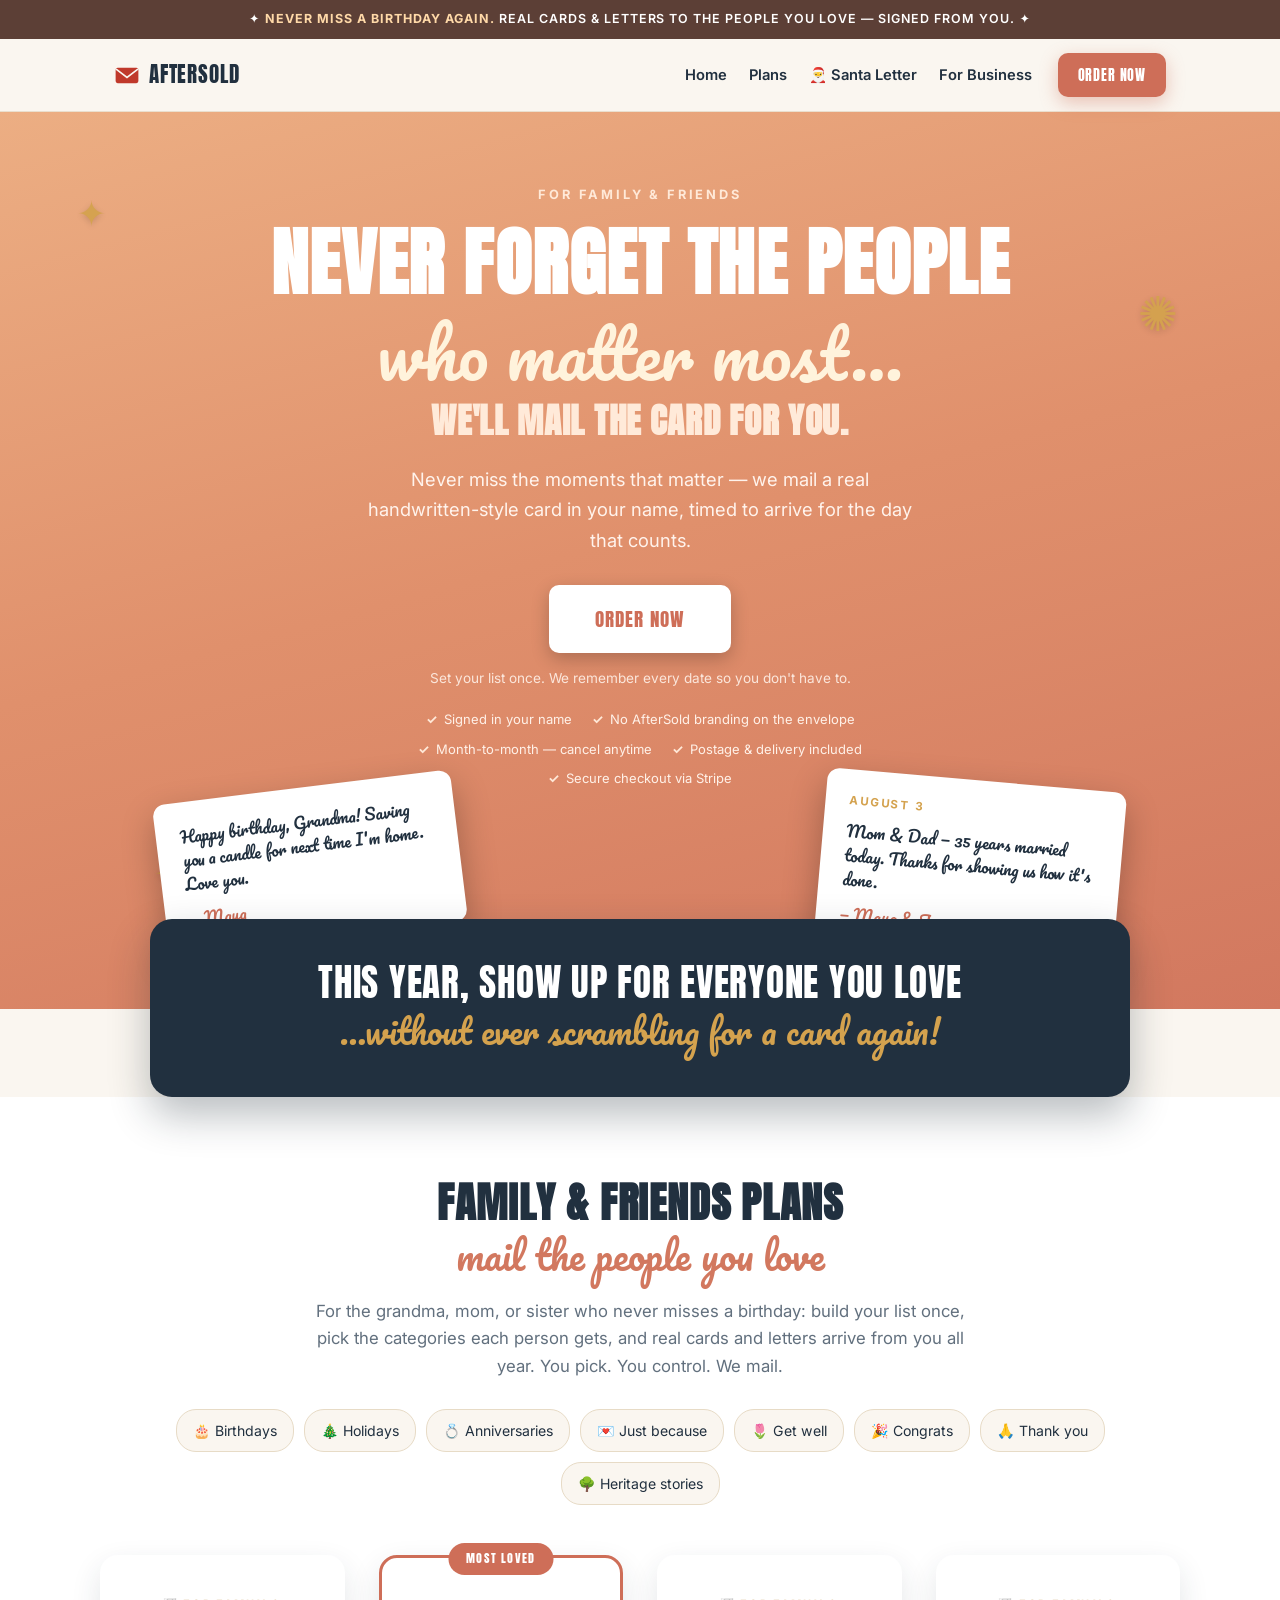
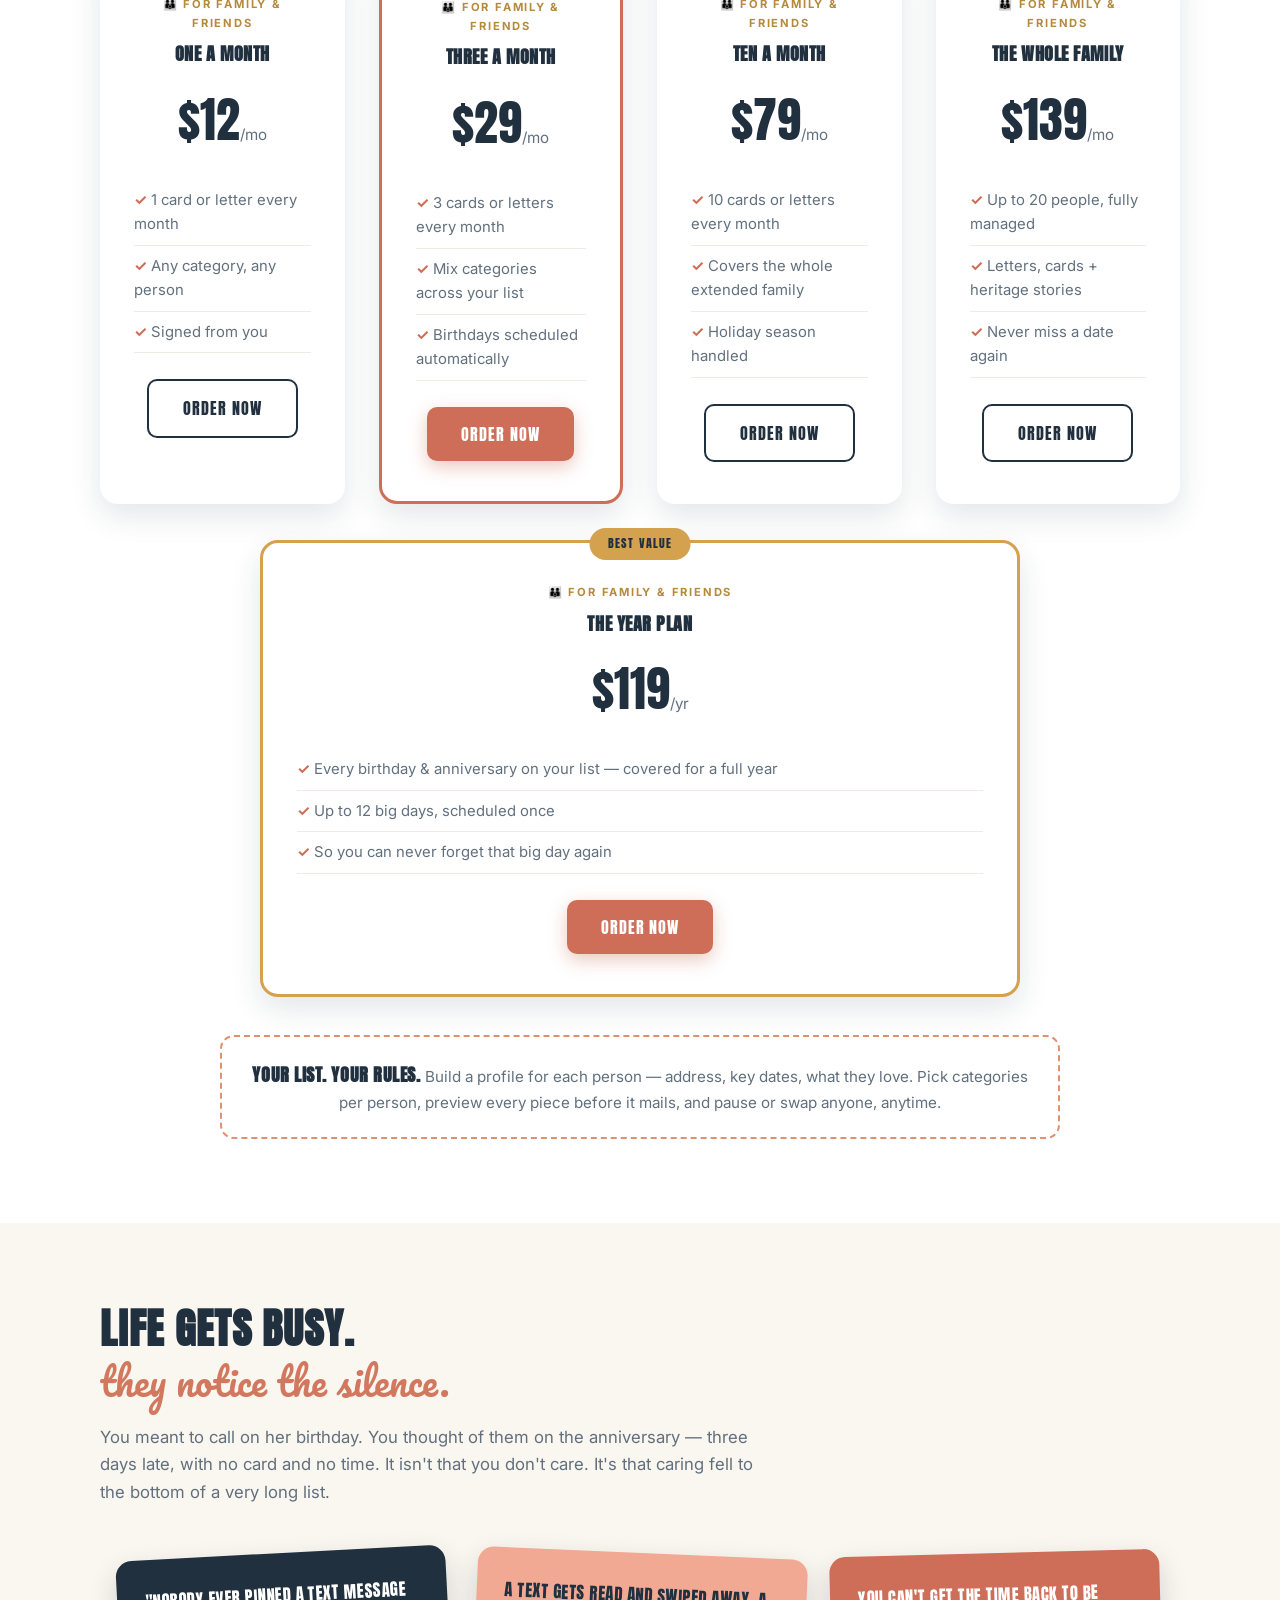
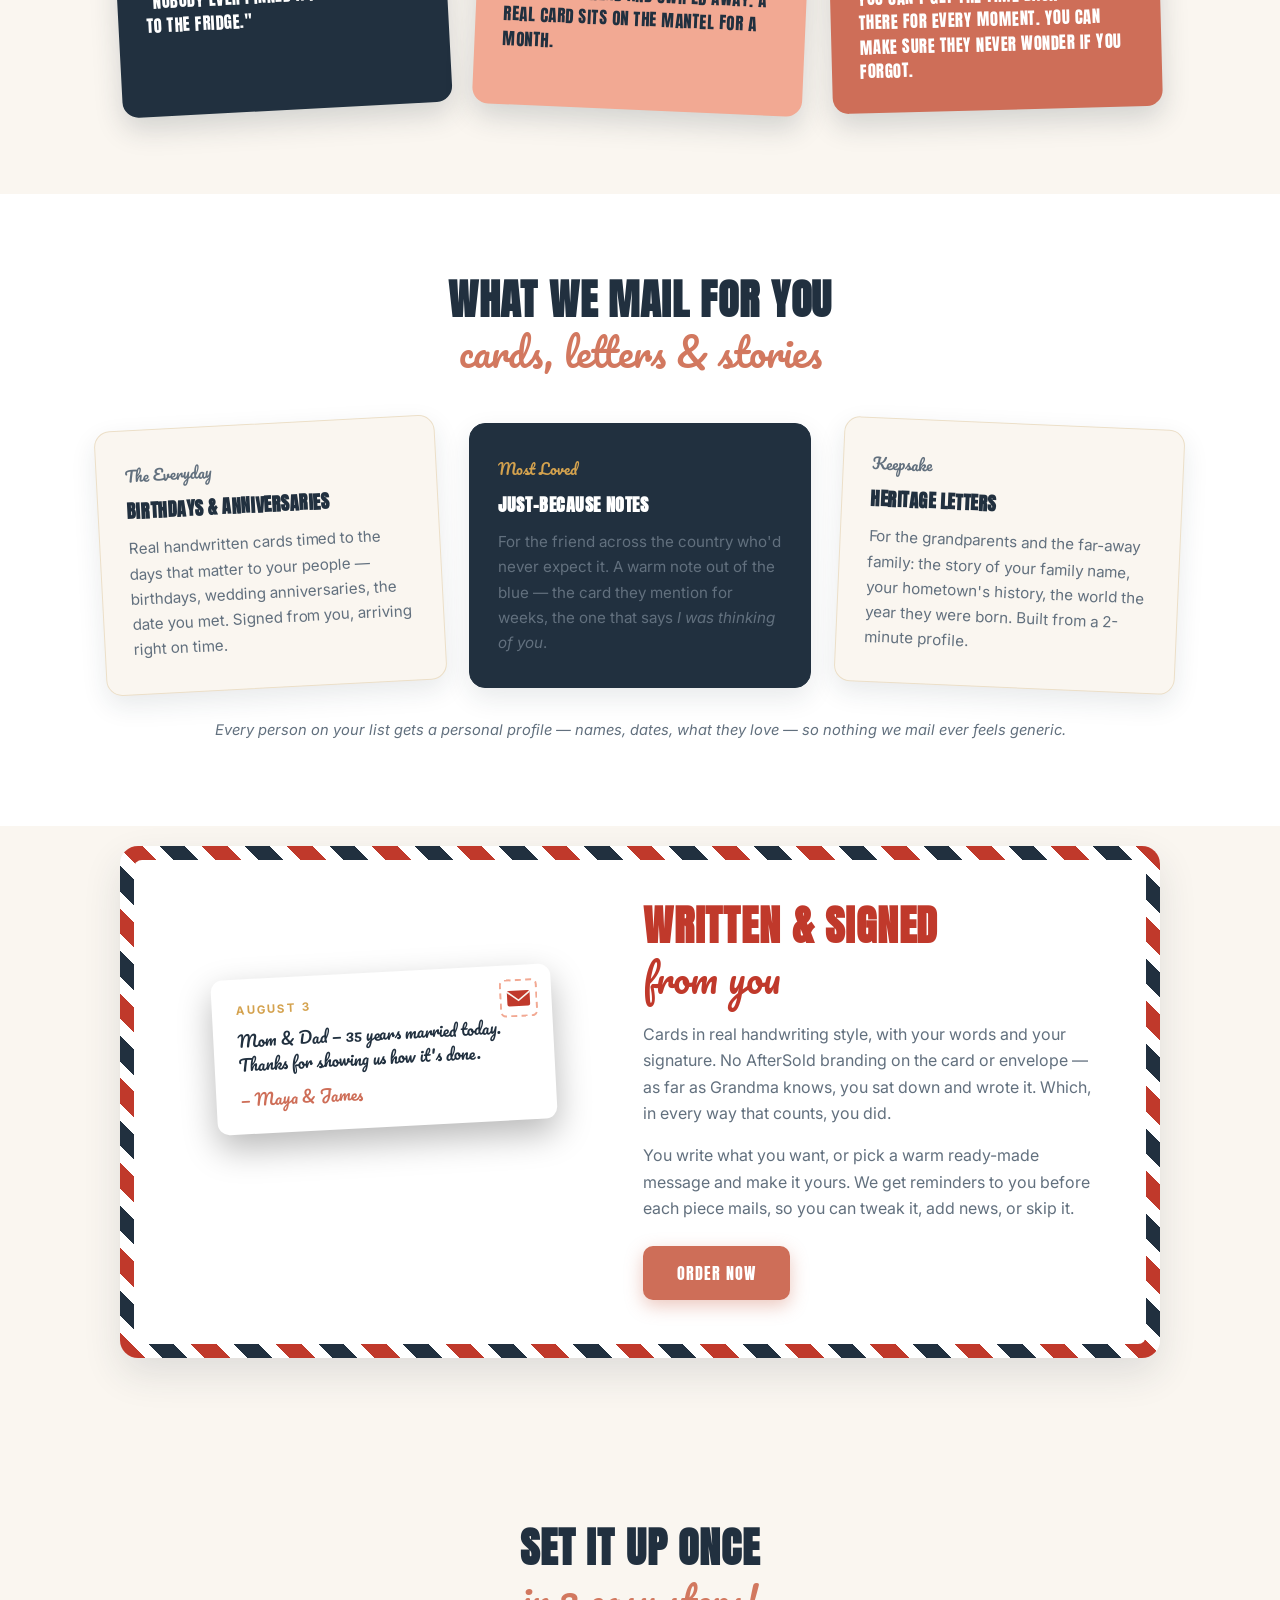
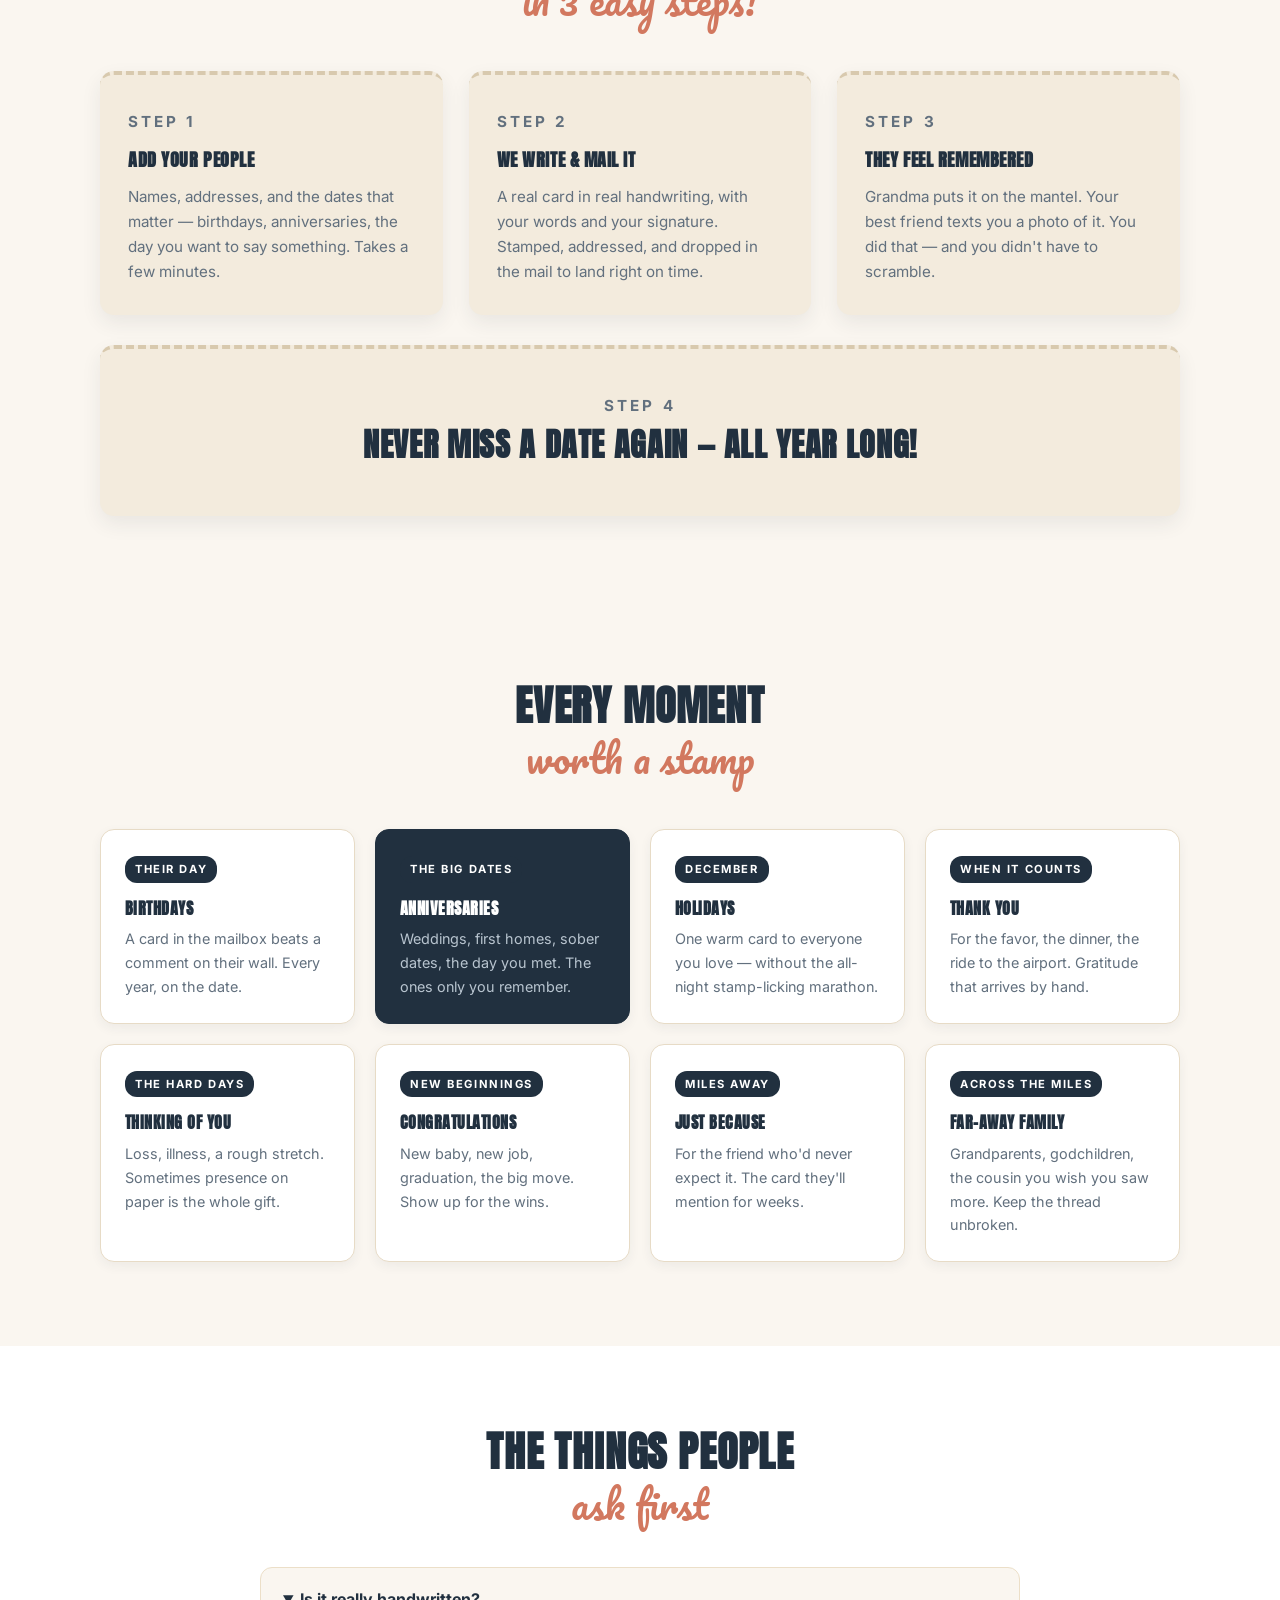
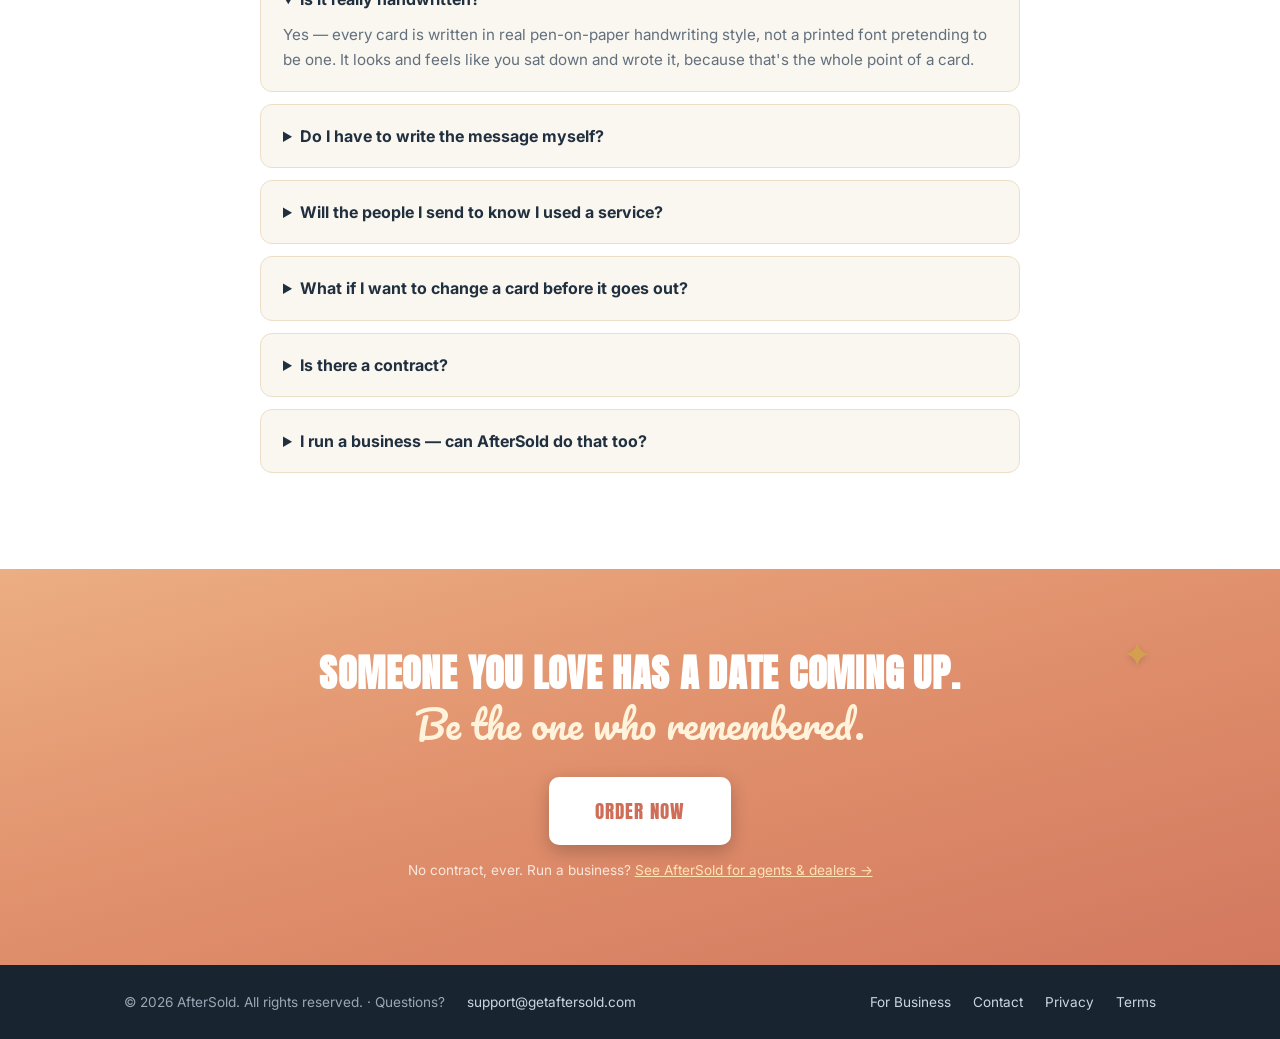
<file: index.html>
<!doctype html>
<html lang="en">
<head>
  <meta charset="utf-8">
  <meta name="viewport" content="width=device-width, initial-scale=1">
  <title>AfterSold — Real Cards & Letters for the People You Love, Mailed for You</title>
  <meta name="description" content="AfterSold mails real handwritten cards and personalized letters to your family and friends — birthdays, anniversaries, holidays, just-because — automatically, signed in your name. Never forget the people who matter. From $12/mo.">
  <link rel="canonical" href="https://getaftersold.com/">
  <meta property="og:type" content="website">
  <meta property="og:title" content="AfterSold — Real Cards for the People You Love">
  <meta property="og:description" content="Handwritten cards and letters to your family and friends — birthdays, anniversaries, holidays — mailed for you, signed in your name. So you never miss the moments that matter.">
  <meta property="og:url" content="https://getaftersold.com/">
  <meta property="og:site_name" content="AfterSold">
  <meta property="og:image" content="https://getaftersold.com/og-image.png">
  <meta property="og:image:width" content="1200">
  <meta property="og:image:height" content="630">
  <meta name="twitter:card" content="summary_large_image">
  <meta name="twitter:title" content="AfterSold — Real Cards for the People You Love">
  <meta name="twitter:description" content="Handwritten cards and letters to your family and friends, mailed for you, signed in your name.">
  <meta name="twitter:image" content="https://getaftersold.com/og-image.png">
  <!-- Google tag (gtag.js) -->
  <script async src="https://www.googletagmanager.com/gtag/js?id=G-YV7B1PMZW4"></script>
  <script>
    window.dataLayer = window.dataLayer || [];
    function gtag(){dataLayer.push(arguments);}
    gtag('js', new Date());
    gtag('config', 'G-YV7B1PMZW4');
  </script>

  <link rel="icon" href="data:image/svg+xml,%3Csvg xmlns='http://www.w3.org/2000/svg' viewBox='0 0 64 64'%3E%3Crect x='4' y='14' width='56' height='38' rx='5' fill='%23C0392B'/%3E%3Cpath d='M6 18l26 20 26-20' fill='none' stroke='%23FAF6F0' stroke-width='4' stroke-linecap='round'/%3E%3Ccircle cx='32' cy='40' r='5' fill='%23D4A24E'/%3E%3C/svg%3E">
  <link rel="preconnect" href="https://fonts.googleapis.com">
  <link rel="preconnect" href="https://fonts.gstatic.com" crossorigin>
  <link href="https://fonts.googleapis.com/css2?family=Anton&family=Pacifico&family=Inter:wght@400;500;600;700&display=swap" rel="stylesheet">
  <link rel="stylesheet" href="css/style.css">
  <style>
    /* ── Family & Friends home: warmer, gentler palette (page-scoped) ── */
    .hero{background:linear-gradient(165deg,#ECAE83 0%,#E0906C 48%,#D2785F 100%)}
    .final-cta{background:linear-gradient(165deg,#ECAE83 0%,#E0906C 48%,#D2785F 100%)}
    .eyebrow{color:#FFE9D8}
    .hero h1 .h-script{color:#FFF3DC}
    .hero h1 .h-caps-sm{color:#FFEAD9}
    .hero-sub{color:#FFF3EC}
    .hero-note,.final-cta .hero-note{color:#FBE6DB}
    .button-invert{color:#CE6E58}
    .final-cta .stacked-head .h-script{color:#FFF3DC}
    /* warm cocoa announcement bar instead of cold navy */
    .announce{background:#5C3F36}
    .announce strong{color:#FFD9A8}
    /* soften the section accent script to match the warm hero */
    .quotes .stacked-head .h-script,.letters .stacked-head .h-script,
    .family .stacked-head .h-script,.calendar .stacked-head .h-script,
    .steps-wrap .stacked-head .h-script,.faq .stacked-head .h-script{color:#D2785F}
    /* warm the remaining hard-red accents to coral for a gentle, cohesive feel */
    .button-primary{background:#CE6E58;box-shadow:0 6px 18px rgba(206,110,88,.38)}
    .nav-links a:hover{color:#CE6E58}
    .plan-featured{border-color:#CE6E58}
    .plan-badge{background:#CE6E58}
    .plan ul li::before{color:#CE6E58}
    .product-tag{color:#CE6E58}
    .step-tag{color:#CE6E58}
    .mail-sign{color:#CE6E58}
    .qcard-red{background:#CE6E58}
    .gift-strip{border-color:#E0906C}
    /* true trust strip on the hero (above the fold) */
    .trust-strip{list-style:none;display:flex;flex-wrap:wrap;justify-content:center;gap:8px 20px;margin:20px auto 0;max-width:640px;padding:0}
    .trust-strip li{font-size:13px;color:#FFF1E8;position:relative;padding-left:18px}
    .trust-strip li::before{content:"✓";position:absolute;left:0;color:#FFE9D8;font-weight:700}
  </style>
</head>
<body>
  <a class="skip-link" href="#main">Skip to content</a>

  <div class="announce">✦ <strong>NEVER MISS A BIRTHDAY AGAIN.</strong> REAL CARDS &amp; LETTERS TO THE PEOPLE YOU LOVE — SIGNED FROM YOU. ✦</div>

  <header class="site-header">
    <nav class="nav" aria-label="Primary">
      <a class="brand" href="#top">
        <span class="brand-mark" aria-hidden="true">
          <svg viewBox="0 0 64 64" width="26" height="26" focusable="false" aria-hidden="true"><rect x="4" y="14" width="56" height="38" rx="5" fill="currentColor"/><path d="M6 18l26 20 26-20" fill="none" stroke="#FAF6F0" stroke-width="4" stroke-linecap="round"/></svg>
        </span>
        AfterSold
      </a>
      <div class="nav-links" id="navLinks">
        <a href="#top">Home</a>
        <a href="#plans">Plans</a>
        <a href="santa-letter.html">🎅 Santa Letter</a>
        <a href="business.html">For Business</a>
      </div>
      <a class="button button-primary nav-cta" href="#plans">Order Now</a>
      <button class="nav-toggle" type="button" aria-label="Open menu" aria-expanded="false" aria-controls="navLinks"><span></span><span></span><span></span></button>
    </nav>
  </header>

  <main id="main">

    <!-- Hero -->
    <section class="hero" id="top">
      <span class="star star-1" aria-hidden="true">✦</span>
      <span class="star star-2" aria-hidden="true">✺</span>
      <span class="star star-3" aria-hidden="true">✦</span>
      <div class="hero-inner">
        <p class="eyebrow">For Family &amp; Friends</p>
        <h1>
          <span class="h-caps">Never forget the people</span>
          <span class="h-script">who matter most…</span>
          <span class="h-caps h-caps-sm">we'll mail the card for you.</span>
        </h1>
        <p class="hero-sub">Never miss the moments that matter — we mail a real handwritten-style card in your name, timed to arrive for the day that counts.</p>
          <a class="button button-invert button-lg" href="#plans">Order Now</a>
        <p class="hero-note">Set your list once. We remember every date so you don't have to.</p>
        <ul class="trust-strip" aria-label="What's included">
          <li>Signed in your name</li>
          <li>No AfterSold branding on the envelope</li>
          <li>Month-to-month — cancel anytime</li>
          <li>Postage &amp; delivery included</li>
          <li>Secure checkout via Stripe</li>
        </ul>

        <div class="mail-card mail-tilt-l" aria-hidden="true">
          <p class="mail-script">Happy birthday, Grandma! Saving you a candle for next time I'm home. Love you.</p>
          <p class="mail-sign">— Maya</p>
        </div>
        <div class="mail-card mail-tilt-r" aria-hidden="true">
          <p class="mail-date">August 3</p>
          <p class="mail-script">Mom &amp; Dad — 35 years married today. Thanks for showing us how it's done.</p>
          <p class="mail-sign">— Maya &amp; James</p>
        </div>
      </div>
    </section>

    <!-- Overlap banner -->
    <section class="banner-wrap">
      <div class="banner reveal">
        <p class="h-caps">This year, show up for everyone you love</p>
        <p class="h-script">…without ever scrambling for a card again!</p>
      </div>
    </section>

    <!-- Family & Friends plans -->
    <section class="section family" id="plans">
      <div class="section-inner">
        <h2 class="stacked-head center"><span class="h-caps">Family &amp; Friends plans</span><span class="h-script">mail the people you love</span></h2>
        <p class="lead center-lead">For the grandma, mom, or sister who never misses a birthday: build your list once, pick the categories each person gets, and real cards and letters arrive from you all year. You pick. You control. We mail.</p>
        <div class="chips" aria-label="Card categories">
          <span>🎂 Birthdays</span><span>🎄 Holidays</span><span>💍 Anniversaries</span><span>💌 Just because</span><span>🌷 Get well</span><span>🎉 Congrats</span><span>🙏 Thank you</span><span>🌳 Heritage stories</span>
        </div>
        <div class="plans plans-4">
          <article class="plan">
            <p class="plan-aud">👪 For Family &amp; Friends</p>
            <h3 class="h-caps-sm2">One a Month</h3>
            <p class="plan-price">$12<span>/mo</span></p>
            <ul>
              <li>1 card or letter every month</li>
              <li>Any category, any person</li>
              <li>Signed from you</li>
            </ul>
            <a class="button button-outline" href="cart.html?plan=one-month">Order Now</a>
          </article>
          <article class="plan plan-featured">
            <p class="plan-badge">Most Loved</p>
            <p class="plan-aud">👪 For Family &amp; Friends</p>
            <h3 class="h-caps-sm2">Three a Month</h3>
            <p class="plan-price">$29<span>/mo</span></p>
            <ul>
              <li>3 cards or letters every month</li>
              <li>Mix categories across your list</li>
              <li>Birthdays scheduled automatically</li>
            </ul>
            <a class="button button-primary" href="cart.html?plan=three-month">Order Now</a>
          </article>
          <article class="plan">
            <p class="plan-aud">👪 For Family &amp; Friends</p>
            <h3 class="h-caps-sm2">Ten a Month</h3>
            <p class="plan-price">$79<span>/mo</span></p>
            <ul>
              <li>10 cards or letters every month</li>
              <li>Covers the whole extended family</li>
              <li>Holiday season handled</li>
            </ul>
            <a class="button button-outline" href="cart.html?plan=ten-month">Order Now</a>
          </article>
          <article class="plan">
            <p class="plan-aud">👪 For Family &amp; Friends</p>
            <h3 class="h-caps-sm2">The Whole Family</h3>
            <p class="plan-price">$139<span>/mo</span></p>
            <ul>
              <li>Up to 20 people, fully managed</li>
              <li>Letters, cards + heritage stories</li>
              <li>Never miss a date again</li>
            </ul>
            <a class="button button-outline" href="cart.html?plan=whole-family">Order Now</a>
          </article>
        </div>
        <article class="plan plan-year">
          <p class="plan-badge">Best Value</p>
          <p class="plan-aud">👪 For Family &amp; Friends</p>
            <h3 class="h-caps-sm2">The Year Plan</h3>
          <p class="plan-price">$119<span>/yr</span></p>
          <ul>
            <li>Every birthday &amp; anniversary on your list — covered for a full year</li>
            <li>Up to 12 big days, scheduled once</li>
            <li>So you can never forget that big day again</li>
          </ul>
          <a class="button button-primary" href="cart.html?plan=year">Order Now</a>
        </article>
        <div class="gift-strip">
          <p><strong class="h-caps-sm2">Your list. Your rules.</strong> Build a profile for each person — address, key dates, what they love. Pick categories per person, preview every piece before it mails, and pause or swap anyone, anytime.</p>
        </div>
      </div>
    </section>

    <!-- Why a real card / quote cards -->
    <section class="section quotes reveal">
      <div class="section-inner">
        <h2 class="stacked-head"><span class="h-caps">Life gets busy.</span><span class="h-script">they notice the silence.</span></h2>
        <p class="lead">You meant to call on her birthday. You thought of them on the anniversary — three days late, with no card and no time. It isn't that you don't care. It's that caring fell to the bottom of a very long list.</p>
        <div class="quote-cards">
          <blockquote class="qcard qcard-navy tilt-l">
            <p>"Nobody ever pinned a text message to the fridge."</p>
          </blockquote>
          <blockquote class="qcard qcard-blush tilt-r">
            <p>A text gets read and swiped away. A real card sits on the mantel for a month.</p>
          </blockquote>
          <blockquote class="qcard qcard-red tilt-l2">
            <p>You can't get the time back to be there for every moment. You can make sure they never wonder if you forgot.</p>
          </blockquote>
        </div>
      </div>
    </section>

    <!-- What we mail -->
    <section class="section letters" id="letters">
      <div class="section-inner">
        <h2 class="stacked-head center"><span class="h-caps">What we mail for you</span><span class="h-script">cards, letters &amp; stories</span></h2>
        <div class="products">
          <article class="product reveal tilt-l">
            <p class="product-tag">The Everyday</p>
            <h3 class="h-caps-sm2">Birthdays &amp; Anniversaries</h3>
            <p>Real handwritten cards timed to the days that matter to your people — birthdays, wedding anniversaries, the date you met. Signed from you, arriving right on time.</p>
          </article>
          <article class="product product-featured reveal">
            <p class="product-tag">Most Loved</p>
            <h3 class="h-caps-sm2">Just-Because Notes</h3>
            <p>For the friend across the country who'd never expect it. A warm note out of the blue — the card they mention for weeks, the one that says <em>I was thinking of you</em>.</p>
          </article>
          <article class="product reveal tilt-r">
            <p class="product-tag">Keepsake</p>
            <h3 class="h-caps-sm2">Heritage Letters</h3>
            <p>For the grandparents and the far-away family: the story of your family name, your hometown's history, the world the year they were born. Built from a 2-minute profile.</p>
          </article>
        </div>
        <p class="products-note">Every person on your list gets a personal profile — names, dates, what they love — so nothing we mail ever feels generic.</p>
      </div>
    </section>

    <!-- Signed-from-you feature panel -->
    <section class="section airmail-wrap">
      <div class="airmail reveal"><div class="airmail-in">
        <div class="airmail-media" aria-hidden="true">
          <div class="mail-card mail-big">
            <p class="mail-date">August 3</p>
            <p class="mail-script">Mom &amp; Dad — 35 years married today. Thanks for showing us how it's done.</p>
            <p class="mail-sign">— Maya &amp; James</p>
            <span class="mail-stamp">
              <svg viewBox="0 0 64 64" width="26" height="26" focusable="false" aria-hidden="true"><rect x="4" y="14" width="56" height="38" rx="5" fill="currentColor"/><path d="M6 18l26 20 26-20" fill="none" stroke="#FAF6F0" stroke-width="4" stroke-linecap="round"/></svg>
            </span>
          </div>
        </div>
        <div class="airmail-copy">
          <h2 class="stacked-head"><span class="h-caps h-red">Written &amp; signed</span><span class="h-script h-green">from you</span></h2>
          <p>Cards in real handwriting style, with your words and your signature. No AfterSold branding on the card or envelope — as far as Grandma knows, you sat down and wrote it. Which, in every way that counts, you did.</p>
          <p>You write what you want, or pick a warm ready-made message and make it yours. We get reminders to you before each piece mails, so you can tweak it, add news, or skip it.</p>
              <a class="button button-primary" href="#plans">Order Now</a>
        </div>
      </div></div>
    </section>

    <!-- Steps -->
    <section class="section steps-wrap" id="how">
      <div class="section-inner">
        <h2 class="stacked-head center"><span class="h-caps">Set it up once</span><span class="h-script">in 3 easy steps!</span></h2>
        <div class="steps">
          <article class="paper reveal">
            <p class="step-tag">Step 1</p>
            <h3 class="h-caps-sm2">Add your people</h3>
            <p>Names, addresses, and the dates that matter — birthdays, anniversaries, the day you want to say something. Takes a few minutes.</p>
          </article>
          <article class="paper reveal">
            <p class="step-tag">Step 2</p>
            <h3 class="h-caps-sm2">We write &amp; mail it</h3>
            <p>A real card in real handwriting, with your words and your signature. Stamped, addressed, and dropped in the mail to land right on time.</p>
          </article>
          <article class="paper reveal">
            <p class="step-tag">Step 3</p>
            <h3 class="h-caps-sm2">They feel remembered</h3>
            <p>Grandma puts it on the mantel. Your best friend texts you a photo of it. You did that — and you didn't have to scramble.</p>
          </article>
        </div>
        <div class="paper paper-wide reveal">
          <p class="step-tag">Step 4</p>
          <h3 class="h-caps">Never miss a date again — all year long!</h3>
        </div>
      </div>
    </section>

    <!-- Occasions -->
    <section class="section calendar" id="occasions">
      <div class="section-inner">
        <h2 class="stacked-head center"><span class="h-caps">Every moment</span><span class="h-script">worth a stamp</span></h2>
        <div class="calendar-grid">
          <article class="touchpoint reveal"><span class="touchpoint-when">Their day</span><h3>Birthdays</h3><p>A card in the mailbox beats a comment on their wall. Every year, on the date.</p></article>
          <article class="touchpoint touchpoint-signature reveal"><span class="touchpoint-when">The big dates</span><h3>Anniversaries</h3><p>Weddings, first homes, sober dates, the day you met. The ones only you remember.</p></article>
          <article class="touchpoint reveal"><span class="touchpoint-when">December</span><h3>Holidays</h3><p>One warm card to everyone you love — without the all-night stamp-licking marathon.</p></article>
          <article class="touchpoint reveal"><span class="touchpoint-when">When it counts</span><h3>Thank you</h3><p>For the favor, the dinner, the ride to the airport. Gratitude that arrives by hand.</p></article>
          <article class="touchpoint reveal"><span class="touchpoint-when">The hard days</span><h3>Thinking of you</h3><p>Loss, illness, a rough stretch. Sometimes presence on paper is the whole gift.</p></article>
          <article class="touchpoint reveal"><span class="touchpoint-when">New beginnings</span><h3>Congratulations</h3><p>New baby, new job, graduation, the big move. Show up for the wins.</p></article>
          <article class="touchpoint reveal"><span class="touchpoint-when">Miles away</span><h3>Just because</h3><p>For the friend who'd never expect it. The card they'll mention for weeks.</p></article>
          <article class="touchpoint reveal"><span class="touchpoint-when">Across the miles</span><h3>Far-away family</h3><p>Grandparents, godchildren, the cousin you wish you saw more. Keep the thread unbroken.</p></article>
        </div>
      </div>
    </section>

    <!-- FAQ -->
    <section class="section faq" id="faq">
      <div class="section-inner narrow">
        <h2 class="stacked-head center"><span class="h-caps">The things people</span><span class="h-script">ask first</span></h2>
        <div class="faq-list">
          <details open>
            <summary>Is it really handwritten?</summary>
            <p>Yes — every card is written in real pen-on-paper handwriting style, not a printed font pretending to be one. It looks and feels like you sat down and wrote it, because that's the whole point of a card.</p>
          </details>
          <details>
            <summary>Do I have to write the message myself?</summary>
            <p>You can write exactly what you want, or pick from warm, ready-made messages and make them yours. Either way it goes out signed in your name — never ours.</p>
          </details>
          <details>
            <summary>Will the people I send to know I used a service?</summary>
            <p>No. There's no AfterSold branding on the card or envelope. As far as your grandma knows, you remembered her birthday and sat down to write — which, in every way that counts, you did.</p>
          </details>
          <details>
            <summary>What if I want to change a card before it goes out?</summary>
            <p>We send you a reminder before each card mails, so you can update the message, add news, or skip it. Nothing goes out behind your back.</p>
          </details>
          <details>
            <summary>Is there a contract?</summary>
            <p>None. Monthly plans are month to month and the Year Plan is a one-time setup — cancel anytime. We'd rather keep you with good cards than with fine print.</p>
          </details>
          <details>
            <summary>I run a business — can AfterSold do that too?</summary>
            <p>Yes. <a href="business.html">AfterSold for Business</a> mails anniversary, birthday, and local-history letters to every client a real estate agent or car dealer has ever closed — so the repeat call comes back to you.</p>
          </details>
        </div>
      </div>
    </section>

    <!-- Final CTA -->
    <section class="section final-cta reveal">
      <span class="star star-6" aria-hidden="true">✦</span>
      <div class="section-inner narrow">
        <h2 class="stacked-head center"><span class="h-caps">Someone you love has a date coming up.</span><span class="h-script">Be the one who remembered.</span></h2>
          <a class="button button-invert button-lg" href="#plans">Order Now</a>
        <p class="hero-note">No contract, ever. Run a business? <a href="business.html" style="color:#FFE3B3">See AfterSold for agents &amp; dealers →</a></p>
      </div>
    </section>
  </main>

  <footer class="site-footer">
    <div class="footer-inner">
      <p>© 2026 AfterSold. All rights reserved. · Questions? <a href="mailto:support@getaftersold.com">support@getaftersold.com</a></p>
      <nav aria-label="Legal">
        <a href="business.html">For Business</a>
        <a href="mailto:support@getaftersold.com">Contact</a>
        <a href="privacy.html">Privacy</a>
        <a href="terms.html">Terms</a>
      </nav>
    </div>
  </footer>

  <script src="js/main.js"></script>
</body>
</html>
</file>
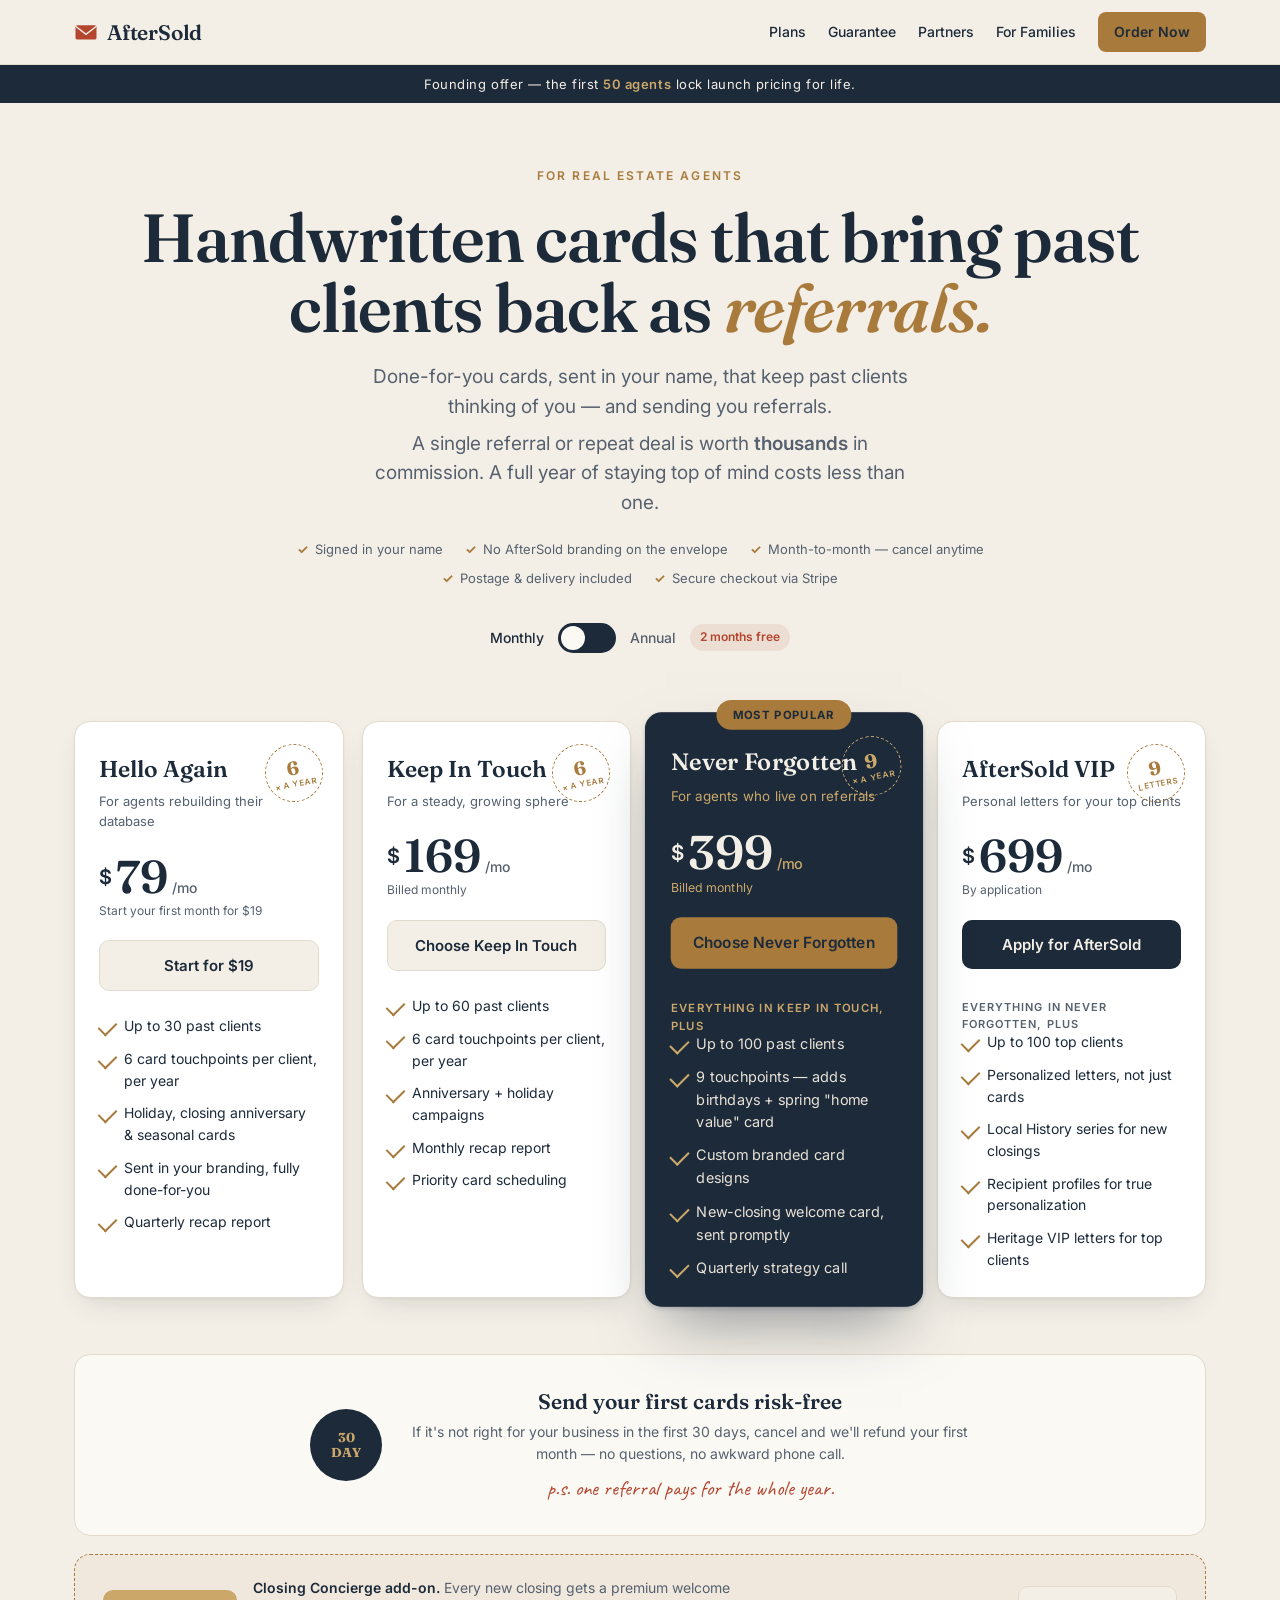
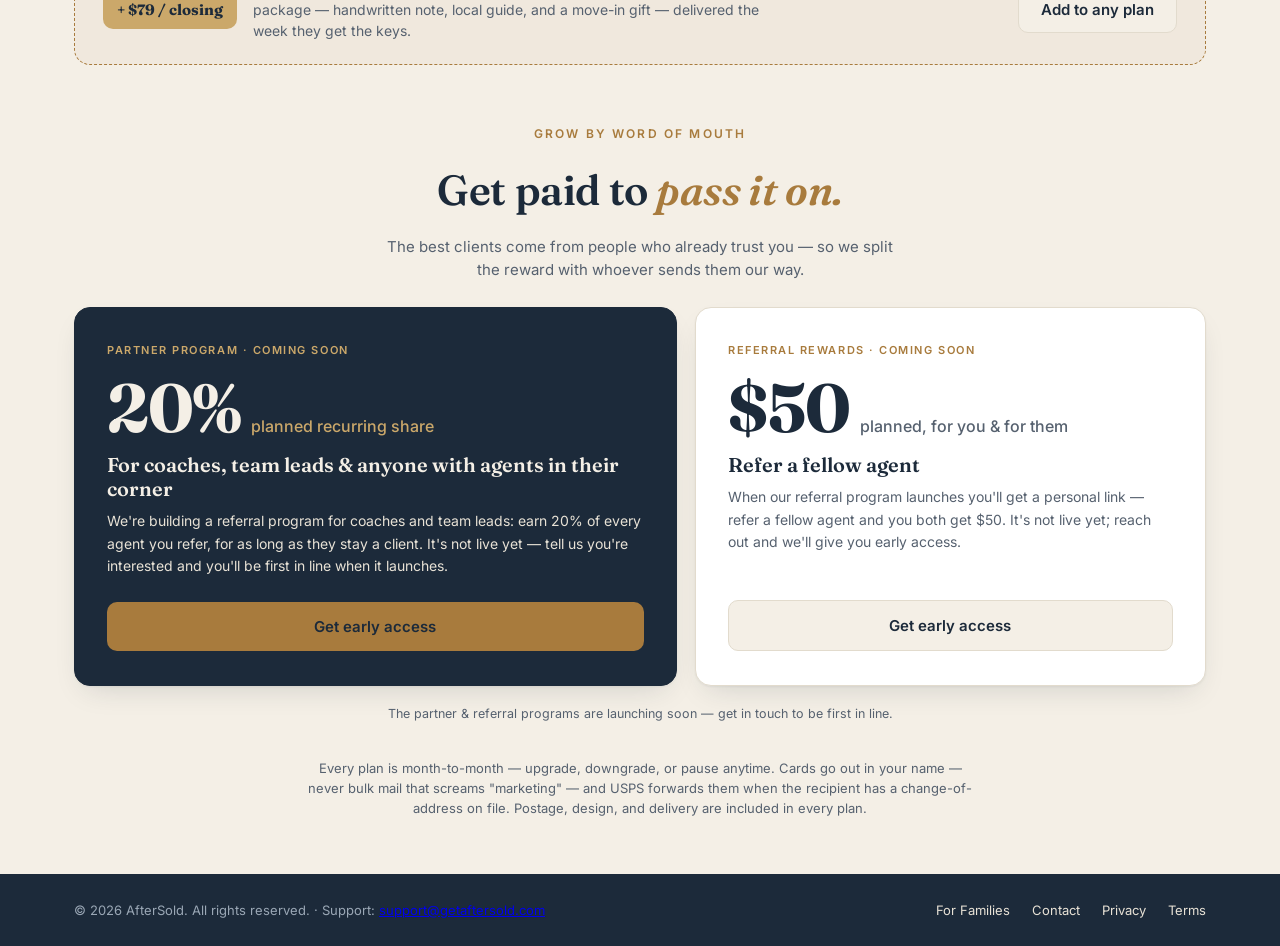
<file: business.html>
<!DOCTYPE html>
<html lang="en">
<head>
<!-- Google tag (gtag.js) -->
<script async src="https://www.googletagmanager.com/gtag/js?id=G-YV7B1PMZW4"></script>
<script>
  window.dataLayer = window.dataLayer || [];
  function gtag(){dataLayer.push(arguments);}
  gtag('js', new Date());
  gtag('config', 'G-YV7B1PMZW4');
</script>
<meta charset="UTF-8">
<meta name="viewport" content="width=device-width, initial-scale=1.0">
<title>AfterSold for Business — Done-for-You Client Cards That Drive Referrals</title>
<meta name="description" content="Done-for-you handwritten cards and personalized letters, sent in your name, that keep past clients thinking of you — and sending you referrals. Plans from $79/mo for real estate agents.">
<link rel="canonical" href="https://getaftersold.com/business.html">
<meta property="og:type" content="website">
<meta property="og:title" content="AfterSold for Business — Stay Unforgettable">
<meta property="og:description" content="Done-for-you cards and letters, sent in your name, that bring past clients back as referrals.">
<meta property="og:url" content="https://getaftersold.com/business.html">
<meta property="og:site_name" content="AfterSold">
<meta property="og:image" content="https://getaftersold.com/og-image.png">
<meta property="og:image:width" content="1200">
<meta property="og:image:height" content="630">
<meta name="twitter:card" content="summary_large_image">
<meta name="twitter:image" content="https://getaftersold.com/og-image.png">
<link rel="icon" href="data:image/svg+xml,%3Csvg xmlns='http://www.w3.org/2000/svg' viewBox='0 0 64 64'%3E%3Crect x='4' y='14' width='56' height='38' rx='5' fill='%23B4452F'/%3E%3Cpath d='M6 18l26 20 26-20' fill='none' stroke='%23F4EFE6' stroke-width='4' stroke-linecap='round'/%3E%3Ccircle cx='32' cy='40' r='5' fill='%23CBA86A'/%3E%3C/svg%3E">
<link rel="preconnect" href="https://fonts.googleapis.com">
<link rel="preconnect" href="https://fonts.gstatic.com" crossorigin>
<link href="https://fonts.googleapis.com/css2?family=Fraunces:opsz,wght@9..144,400;9..144,500;9..144,600;9..144,700&family=Inter:wght@400;500;600&family=Caveat:wght@600&display=swap" rel="stylesheet">
<style>
  :root{
    --paper:#F4EFE6;
    --paper-2:#FBF9F4;
    --ink:#1C2A3A;
    --ink-soft:#56616F;
    --gold:#A87B3D;
    --gold-lt:#CBA86A;
    --brick:#B4452F;
    --line:#E2DBCD;
    --card:#FFFFFF;
    --shadow:0 1px 2px rgba(28,42,58,.05), 0 12px 30px -12px rgba(28,42,58,.18);
    --shadow-feat:0 2px 4px rgba(28,42,58,.2), 0 30px 60px -20px rgba(28,42,58,.5);
  }
  *{box-sizing:border-box;margin:0;padding:0}
  html{scroll-behavior:smooth}
  body{
    font-family:'Inter',system-ui,sans-serif;
    background:var(--paper);
    color:var(--ink);
    line-height:1.55;
    -webkit-font-smoothing:antialiased;
  }
  .wrap{max-width:1180px;margin:0 auto;padding:0 24px}

  /* skip link */
  .skip-link{position:absolute;left:-9999px;top:0;background:var(--ink);color:var(--paper);padding:10px 16px;z-index:100}
  .skip-link:focus{left:8px}

  /* site header */
  .site-header{position:sticky;top:0;z-index:50;background:rgba(244,239,230,.92);backdrop-filter:blur(8px);border-bottom:1px solid var(--line)}
  .site-nav{max-width:1180px;margin:0 auto;padding:12px 24px;display:flex;align-items:center;gap:22px}
  .brand{display:inline-flex;align-items:center;gap:9px;font-family:'Fraunces',serif;font-weight:600;font-size:21px;letter-spacing:-.01em;color:var(--ink);text-decoration:none}
  .brand svg{color:var(--brick);display:block}
  .site-nav .links{margin-left:auto;display:flex;gap:22px;align-items:center}
  .site-nav .links a{color:var(--ink);text-decoration:none;font-size:14px;font-weight:500}
  .site-nav .links a:hover{color:var(--gold)}
  .site-nav .links a.nav-cta{background:var(--gold);color:var(--ink);padding:9px 16px;border-radius:8px;font-weight:600}
  .site-nav .links a.nav-cta:hover{background:var(--gold-lt);color:var(--ink)}
  @media(max-width:620px){.site-nav .links a.hide-sm{display:none}}

  /* founding ribbon */
  .ribbon{
    background:var(--ink);
    color:var(--paper);
    text-align:center;
    font-size:13px;
    letter-spacing:.04em;
    padding:9px 16px;
  }
  .ribbon strong{color:var(--gold-lt);font-weight:600}

  /* hero */
  .hero{padding:64px 0 30px;text-align:center}
  .eyebrow{
    font-size:12px;font-weight:600;letter-spacing:.18em;text-transform:uppercase;
    color:var(--gold);margin-bottom:18px;
  }
  .hero h1{
    font-family:'Fraunces',serif;
    font-weight:600;
    font-size:clamp(38px,6vw,68px);
    line-height:1.02;
    letter-spacing:-.015em;
    margin-bottom:20px;
  }
  .hero h1 em{font-style:italic;color:var(--gold)}
  .hero p{
    font-size:clamp(16px,2vw,19px);
    color:var(--ink-soft);
    max-width:560px;margin:0 auto 8px;
  }
  .roi{
    font-size:15px;color:var(--ink);margin:18px auto 0;max-width:560px;
  }
  .roi b{font-weight:600}
  /* true trust strip (above the fold) */
  .trust-strip{list-style:none;display:flex;flex-wrap:wrap;justify-content:center;gap:9px 22px;margin:22px auto 0;max-width:780px;padding:0}
  .trust-strip li{font-size:13px;color:var(--ink-soft);position:relative;padding-left:18px}
  .trust-strip li::before{content:"✓";position:absolute;left:0;color:var(--gold);font-weight:700}

  /* toggle */
  .toggle-row{display:flex;justify-content:center;align-items:center;gap:14px;margin:34px 0 8px}
  .toggle-lbl{font-size:14px;font-weight:500;color:var(--ink-soft);transition:color .2s}
  .toggle-lbl.on{color:var(--ink)}
  .switch{
    position:relative;width:58px;height:30px;border:none;cursor:pointer;
    background:var(--ink);border-radius:30px;padding:3px;transition:background .2s;
  }
  .switch:focus-visible{outline:2px solid var(--gold);outline-offset:3px}
  .knob{
    position:absolute;top:3px;left:3px;width:24px;height:24px;border-radius:50%;
    background:var(--paper-2);transition:transform .22s cubic-bezier(.4,0,.2,1);
  }
  .switch[aria-checked="true"] .knob{transform:translateX(28px)}
  .save-tag{
    font-size:12px;font-weight:600;color:var(--brick);
    background:rgba(180,69,47,.1);padding:4px 10px;border-radius:20px;
  }

  /* plans */
  .plans{
    display:grid;grid-template-columns:repeat(4,1fr);gap:18px;
    align-items:stretch;padding:30px 0 10px;
  }
  .plan{
    position:relative;background:var(--card);border:1px solid var(--line);
    border-radius:16px;padding:30px 24px 26px;display:flex;flex-direction:column;
    box-shadow:var(--shadow);transition:transform .25s,box-shadow .25s;
  }
  .plan:hover{transform:translateY(-5px);box-shadow:var(--shadow-feat)}
  .plan.feat{
    background:var(--ink);color:var(--paper);border-color:var(--ink);
    box-shadow:var(--shadow-feat);transform:scale(1.03);z-index:2;
  }
  .plan.feat:hover{transform:scale(1.03) translateY(-5px)}
  @media(max-width:920px){.plan.feat{transform:none}.plan.feat:hover{transform:translateY(-5px)}}

  .pop-tab{
    position:absolute;top:-13px;left:50%;transform:translateX(-50%);
    background:var(--gold);color:var(--ink);font-size:11px;font-weight:700;
    letter-spacing:.1em;text-transform:uppercase;padding:6px 16px;border-radius:20px;white-space:nowrap;
  }
  /* postmark stamp */
  .stamp{
    position:absolute;top:22px;right:20px;width:58px;height:58px;
    display:grid;place-items:center;text-align:center;
    border-radius:50%;border:1.5px dashed var(--gold);color:var(--gold);
    transform:rotate(-11deg);font-weight:600;line-height:1;
  }
  .plan.feat .stamp{border-color:var(--gold-lt);color:var(--gold-lt)}
  .stamp .n{font-family:'Fraunces',serif;font-size:19px;font-weight:700}
  .stamp .x{font-size:8px;letter-spacing:.08em;text-transform:uppercase;margin-top:2px}

  .plan-name{font-family:'Fraunces',serif;font-size:23px;font-weight:600;margin-bottom:4px}
  .plan-tag{font-size:13px;color:var(--ink-soft);margin-bottom:22px;min-height:19px}
  .plan.feat .plan-tag{color:var(--gold-lt)}

  .price{display:flex;align-items:baseline;gap:4px;margin-bottom:2px}
  .price .cur{font-size:20px;font-weight:600;align-self:flex-start;margin-top:8px}
  .price .amt{font-family:'Fraunces',serif;font-size:46px;font-weight:600;line-height:1}
  .price .per{font-size:14px;color:var(--ink-soft);font-weight:500}
  .plan.feat .price .per{color:var(--gold-lt)}
  .billed{font-size:12px;color:var(--ink-soft);min-height:17px;margin-bottom:20px}
  .plan.feat .billed{color:var(--gold-lt)}

  .cta{
    display:block;width:100%;text-align:center;text-decoration:none;
    font-size:15px;font-weight:600;padding:13px;border-radius:10px;
    margin-bottom:24px;transition:transform .15s,background .2s,box-shadow .2s;cursor:pointer;
  }
  .cta-ghost{background:var(--paper);color:var(--ink);border:1px solid var(--line)}
  .cta-ghost:hover{background:var(--paper-2);transform:translateY(-1px)}
  .cta-solid{background:var(--gold);color:var(--ink)}
  .cta-solid:hover{background:var(--gold-lt);transform:translateY(-1px)}
  .cta-ink{background:var(--ink);color:var(--paper)}
  .cta-ink:hover{transform:translateY(-1px);box-shadow:0 8px 20px -6px rgba(28,42,58,.5)}
  .cta:focus-visible{outline:2px solid var(--gold);outline-offset:3px}

  .feat-list{list-style:none;display:flex;flex-direction:column;gap:11px;font-size:14px}
  .feat-list li{position:relative;padding-left:25px;color:var(--ink)}
  .plan.feat .feat-list li{color:#E8E2D6}
  .feat-list li::before{
    content:"";position:absolute;left:0;top:6px;width:15px;height:9px;
    border-left:2px solid var(--gold);border-bottom:2px solid var(--gold);
    transform:rotate(-45deg);
  }
  .plan.feat .feat-list li::before{border-color:var(--gold-lt)}
  .feat-head{
    font-size:11px;font-weight:600;letter-spacing:.1em;text-transform:uppercase;
    color:var(--ink-soft);margin:6px 0 -2px;
  }
  .plan.feat .feat-head{color:var(--gold-lt)}

  /* guarantee */
  .guarantee{
    margin:46px 0 0;background:var(--paper-2);border:1px solid var(--line);
    border-radius:16px;padding:30px 34px;
    display:flex;align-items:center;gap:28px;flex-wrap:wrap;justify-content:center;text-align:center;
  }
  .guarantee .seal{
    flex-shrink:0;width:72px;height:72px;border-radius:50%;
    background:var(--ink);color:var(--gold-lt);display:grid;place-items:center;
    font-family:'Fraunces',serif;font-size:13px;font-weight:700;text-align:center;line-height:1.1;
  }
  .guarantee .g-txt{max-width:560px}
  .guarantee h3{font-family:'Fraunces',serif;font-size:21px;font-weight:600;margin-bottom:4px}
  .guarantee p{font-size:14px;color:var(--ink-soft)}
  .ps{font-family:'Caveat',cursive;font-size:21px;color:var(--brick);margin-top:8px}

  /* add-on */
  .addon{
    margin:18px 0 0;border:1px dashed var(--gold);border-radius:16px;
    padding:22px 28px;display:flex;align-items:center;gap:18px;flex-wrap:wrap;justify-content:space-between;
    background:rgba(168,123,61,.05);
  }
  .addon-l{display:flex;align-items:center;gap:16px;flex-wrap:wrap}
  .addon-badge{
    font-family:'Fraunces',serif;font-weight:700;font-size:15px;color:var(--ink);
    background:var(--gold-lt);padding:8px 14px;border-radius:10px;white-space:nowrap;
  }
  .addon p{font-size:14px;color:var(--ink-soft);max-width:520px}
  .addon p strong{color:var(--ink);font-weight:600}

  .footnote{
    text-align:center;font-size:13px;color:var(--ink-soft);
    padding:34px 0 56px;max-width:680px;margin:0 auto;
  }

  /* grow / affiliate */
  .grow{padding:14px 0 0}
  .grow-head{text-align:center;margin:46px 0 26px}
  .grow-head .eyebrow{margin-bottom:14px}
  .grow-head h2{font-family:'Fraunces',serif;font-weight:600;font-size:clamp(28px,4vw,42px);letter-spacing:-.01em}
  .grow-head h2 em{font-style:italic;color:var(--gold)}
  .grow-head p{font-size:15px;color:var(--ink-soft);max-width:520px;margin:12px auto 0}
  .grow-grid{display:grid;grid-template-columns:1.18fr 1fr;gap:18px}
  .grow-card{border-radius:16px;padding:34px 32px;display:flex;flex-direction:column;box-shadow:var(--shadow)}
  .grow-card.dark{background:var(--ink);color:var(--paper);border:1px solid var(--ink)}
  .grow-card.light{background:var(--card);border:1px solid var(--line)}
  .grow-kicker{font-size:11px;font-weight:600;letter-spacing:.14em;text-transform:uppercase;margin-bottom:18px}
  .grow-card.dark .grow-kicker{color:var(--gold-lt)}
  .grow-card.light .grow-kicker{color:var(--gold)}
  .grow-fig{display:flex;align-items:baseline;gap:10px;margin-bottom:14px;flex-wrap:wrap}
  .grow-fig .big{font-family:'Fraunces',serif;font-weight:700;font-size:clamp(46px,7vw,68px);line-height:.9;letter-spacing:-.02em}
  .grow-fig .lil{font-size:16px;font-weight:500;color:var(--ink-soft)}
  .grow-card.dark .grow-fig .lil{color:var(--gold-lt)}
  .grow-card h3{font-family:'Fraunces',serif;font-size:20px;font-weight:600;margin-bottom:9px;line-height:1.2}
  .grow-card p.body{font-size:14px;line-height:1.62;margin-bottom:24px}
  .grow-card.dark p.body{color:#E8E2D6}
  .grow-card.light p.body{color:var(--ink-soft)}
  .grow-card .cta{margin-top:auto;margin-bottom:0}
  .grow-note{text-align:center;font-size:12.5px;color:var(--ink-soft);margin:18px auto 0;max-width:580px}
  @media(max-width:760px){.grow-grid{grid-template-columns:1fr}}

  /* footer */
  .site-footer{background:var(--ink);color:#9aa7b5;font-size:13px}
  .site-footer .f-in{max-width:1180px;margin:0 auto;padding:26px 24px;display:flex;justify-content:space-between;gap:16px;flex-wrap:wrap;align-items:center}
  .site-footer p{margin:0}
  .site-footer nav a{color:#E8E2D6;text-decoration:none;margin-left:18px}
  .site-footer nav a:hover{color:#fff}

  @media(max-width:920px){
    .plans{grid-template-columns:repeat(2,1fr)}
  }
  @media(max-width:560px){
    .plans{grid-template-columns:1fr}
    .hero{padding:46px 0 22px}
    .guarantee{flex-direction:column;gap:16px}
  }
  @media(prefers-reduced-motion:reduce){
    *{transition:none !important;scroll-behavior:auto}
  }
</style>
</head>
<body>
<a class="skip-link" href="#main">Skip to content</a>

<header class="site-header">
  <nav class="site-nav" aria-label="Primary">
    <a class="brand" href="index.html">
      <svg viewBox="0 0 64 64" width="24" height="24" aria-hidden="true"><rect x="4" y="14" width="56" height="38" rx="5" fill="currentColor"/><path d="M6 18l26 20 26-20" fill="none" stroke="#F4EFE6" stroke-width="4" stroke-linecap="round"/></svg>
      AfterSold
    </a>
    <div class="links">
      <a href="#plans">Plans</a>
      <a class="hide-sm" href="#guarantee">Guarantee</a>
      <a class="hide-sm" href="#partners">Partners</a>
      <a href="index.html">For Families</a>
      <a class="nav-cta" href="#plans">Order Now</a>
    </div>
  </nav>
</header>

<div class="ribbon">
  Founding offer — the first <strong>50 agents</strong> lock launch pricing for life.
</div>

<main class="wrap" id="main">

  <section class="hero">
    <div class="eyebrow">For real estate agents</div>
    <h1>Handwritten cards that bring past clients back as <em>referrals.</em></h1>
    <p>Done-for-you cards, sent in your name, that keep past clients thinking of you — and sending you referrals.</p>
    <p class="roi">A single referral or repeat deal is worth <b>thousands</b> in commission. A full year of staying top of mind costs less than one.</p>
    <ul class="trust-strip" aria-label="What's included">
      <li>Signed in your name</li>
      <li>No AfterSold branding on the envelope</li>
      <li>Month-to-month — cancel anytime</li>
      <li>Postage &amp; delivery included</li>
      <li>Secure checkout via Stripe</li>
    </ul>

    <div class="toggle-row">
      <span class="toggle-lbl on" id="lbl-mo">Monthly</span>
      <button class="switch" id="switch" role="switch" aria-checked="false" aria-label="Switch between monthly and annual pricing">
        <span class="knob"></span>
      </button>
      <span class="toggle-lbl" id="lbl-yr">Annual</span>
      <span class="save-tag">2 months free</span>
    </div>
  </section>

  <section class="plans" id="plans">

    <!-- STARTER -->
    <div class="plan">
      <div class="stamp"><div><span class="n">6</span><div class="x">× a year</div></div></div>
      <div class="plan-name">Hello Again</div>
      <div class="plan-tag">For agents rebuilding their database</div>
      <div class="price">
        <span class="cur">$</span><span class="amt" data-mo="79" data-yr="66">79</span>
        <span class="per">/mo</span>
      </div>
      <div class="billed" data-mo="Start your first month for $19" data-yr="$790 billed yearly">Start your first month for $19</div>
      <a href="cart.html?plan=hello-again" class="cta cta-ghost" data-plan="hello-again" data-mo-cta="Start for $19" data-yr-cta="Choose Annual — 2 months free">Start for $19</a>
      <ul class="feat-list">
        <li>Up to 30 past clients</li>
        <li>6 card touchpoints per client, per year</li>
        <li>Holiday, closing anniversary &amp; seasonal cards</li>
        <li>Sent in your branding, fully done-for-you</li>
        <li>Quarterly recap report</li>
      </ul>
    </div>

    <!-- KEEP IN TOUCH -->
    <div class="plan">
      <div class="stamp"><div><span class="n">6</span><div class="x">× a year</div></div></div>
      <div class="plan-name">Keep In Touch</div>
      <div class="plan-tag">For a steady, growing sphere</div>
      <div class="price">
        <span class="cur">$</span><span class="amt" data-mo="169" data-yr="141">169</span>
        <span class="per">/mo</span>
      </div>
      <div class="billed" data-mo="Billed monthly" data-yr="$1,690 billed yearly">Billed monthly</div>
      <a href="cart.html?plan=keep-in-touch" class="cta cta-ghost" data-plan="keep-in-touch">Choose Keep In Touch</a>
      <ul class="feat-list">
        <li>Up to 60 past clients</li>
        <li>6 card touchpoints per client, per year</li>
        <li>Anniversary + holiday campaigns</li>
        <li>Monthly recap report</li>
        <li>Priority card scheduling</li>
      </ul>
    </div>

    <!-- NEVER FORGOTTEN (featured) -->
    <div class="plan feat">
      <div class="pop-tab">Most Popular</div>
      <div class="stamp"><div><span class="n">9</span><div class="x">× a year</div></div></div>
      <div class="plan-name">Never Forgotten</div>
      <div class="plan-tag">For agents who live on referrals</div>
      <div class="price">
        <span class="cur">$</span><span class="amt" data-mo="399" data-yr="333">399</span>
        <span class="per">/mo</span>
      </div>
      <div class="billed" data-mo="Billed monthly" data-yr="$3,990 billed yearly">Billed monthly</div>
      <a href="cart.html?plan=never-forgotten" class="cta cta-solid" data-plan="never-forgotten">Choose Never Forgotten</a>
      <div class="feat-head">Everything in Keep In Touch, plus</div>
      <ul class="feat-list">
        <li>Up to 100 past clients</li>
        <li>9 touchpoints — adds birthdays + spring "home value" card</li>
        <li>Custom branded card designs</li>
        <li>New-closing welcome card, sent promptly</li>
        <li>Quarterly strategy call</li>
      </ul>
    </div>

    <!-- AFTERSOLD VIP -->
    <div class="plan">
      <div class="stamp"><div><span class="n">9</span><div class="x">letters</div></div></div>
      <div class="plan-name">AfterSold VIP</div>
      <div class="plan-tag">Personal letters for your top clients</div>
      <div class="price">
        <span class="cur">$</span><span class="amt" data-mo="699" data-yr="583">699</span>
        <span class="per">/mo</span>
      </div>
      <div class="billed" data-mo="By application" data-yr="$6,990 billed yearly">By application</div>
      <a href="cart.html?plan=letters" class="cta cta-ink" data-plan="letters">Apply for AfterSold</a>
      <div class="feat-head">Everything in Never Forgotten, plus</div>
      <ul class="feat-list">
        <li>Up to 100 top clients</li>
        <li>Personalized letters, not just cards</li>
        <li>Local History series for new closings</li>
        <li>Recipient profiles for true personalization</li>
        <li>Heritage VIP letters for top clients</li>
      </ul>
    </div>

  </section>

  <section class="guarantee" id="guarantee">
    <div class="seal">30<br>DAY</div>
    <div class="g-txt">
      <h3>Send your first cards risk-free</h3>
      <p>If it's not right for your business in the first 30 days, cancel and we'll refund your first month — no questions, no awkward phone call.</p>
      <div class="ps">p.s. one referral pays for the whole year.</div>
    </div>
  </section>

  <div class="addon">
    <div class="addon-l">
      <span class="addon-badge">+ $79 / closing</span>
      <p><strong>Closing Concierge add-on.</strong> Every new closing gets a premium welcome package — handwritten note, local guide, and a move-in gift — delivered the week they get the keys.</p>
    </div>
    <a href="cart.html?plan=closing-concierge" class="cta cta-ghost" style="width:auto;margin:0;padding:11px 22px">Add to any plan</a>
  </div>

  <section class="grow" id="partners">
    <div class="grow-head">
      <div class="eyebrow">Grow by word of mouth</div>
      <h2>Get paid to <em>pass it on.</em></h2>
      <p>The best clients come from people who already trust you — so we split the reward with whoever sends them our way.</p>
    </div>
    <div class="grow-grid">

      <div class="grow-card dark">
        <div class="grow-kicker">Partner program · coming soon</div>
        <div class="grow-fig"><span class="big">20%</span><span class="lil">planned recurring share</span></div>
        <h3>For coaches, team leads &amp; anyone with agents in their corner</h3>
        <p class="body">We're building a referral program for coaches and team leads: earn 20% of every agent you refer, for as long as they stay a client. It's not live yet — tell us you're interested and you'll be first in line when it launches.</p>
        <a href="mailto:support@getaftersold.com?subject=AfterSold%20Partner%20Program%20%E2%80%94%20early%20interest" class="cta cta-solid">Get early access</a>
      </div>

      <div class="grow-card light">
        <div class="grow-kicker">Referral rewards · coming soon</div>
        <div class="grow-fig"><span class="big">$50</span><span class="lil">planned, for you &amp; for them</span></div>
        <h3>Refer a fellow agent</h3>
        <p class="body">When our referral program launches you'll get a personal link — refer a fellow agent and you both get $50. It's not live yet; reach out and we'll give you early access.</p>
        <a href="mailto:support@getaftersold.com?subject=AfterSold%20Referral%20%E2%80%94%20early%20interest" class="cta cta-ghost">Get early access</a>
      </div>

    </div>
    <p class="grow-note">The partner &amp; referral programs are launching soon — get in touch to be first in line.</p>
  </section>

  <p class="footnote">
    Every plan is month-to-month — upgrade, downgrade, or pause anytime. Cards go out in your name — never bulk mail that screams "marketing" — and USPS forwards them when the recipient has a change-of-address on file. Postage, design, and delivery are included in every plan.
  </p>

</main>

<footer class="site-footer">
  <div class="f-in">
    <p>© 2026 AfterSold. All rights reserved. · Support: <a href="mailto:support@getaftersold.com">support@getaftersold.com</a></p>
    <nav aria-label="Footer">
      <a href="index.html">For Families</a>
      <a href="mailto:support@getaftersold.com">Contact</a>
      <a href="privacy.html">Privacy</a>
      <a href="terms.html">Terms</a>
    </nav>
  </div>
</footer>

<script>
  (function(){
    var sw = document.getElementById('switch');
    var lblMo = document.getElementById('lbl-mo');
    var lblYr = document.getElementById('lbl-yr');
    var annual = false;

    function render(){
      document.querySelectorAll('.amt').forEach(function(el){
        el.textContent = annual ? el.dataset.yr : el.dataset.mo;
      });
      document.querySelectorAll('.billed').forEach(function(el){
        el.textContent = annual ? el.dataset.yr : el.dataset.mo;
      });
      // Keep the checkout CTAs in sync with the billing toggle, so annual really is annual.
      document.querySelectorAll('a.cta[data-plan]').forEach(function(a){
        a.setAttribute('href', 'cart.html?plan=' + a.dataset.plan + (annual ? '&billing=annual' : ''));
        if(a.dataset.moCta && a.dataset.yrCta){ a.textContent = annual ? a.dataset.yrCta : a.dataset.moCta; }
      });
      lblMo.classList.toggle('on', !annual);
      lblYr.classList.toggle('on', annual);
      sw.setAttribute('aria-checked', annual ? 'true' : 'false');
    }
    function toggle(){ annual = !annual; render(); }

    sw.addEventListener('click', toggle);
    sw.addEventListener('keydown', function(e){
      if(e.key === 'Enter' || e.key === ' '){ e.preventDefault(); toggle(); }
    });
    render();
  })();
</script>

</body>
</html>
</file>
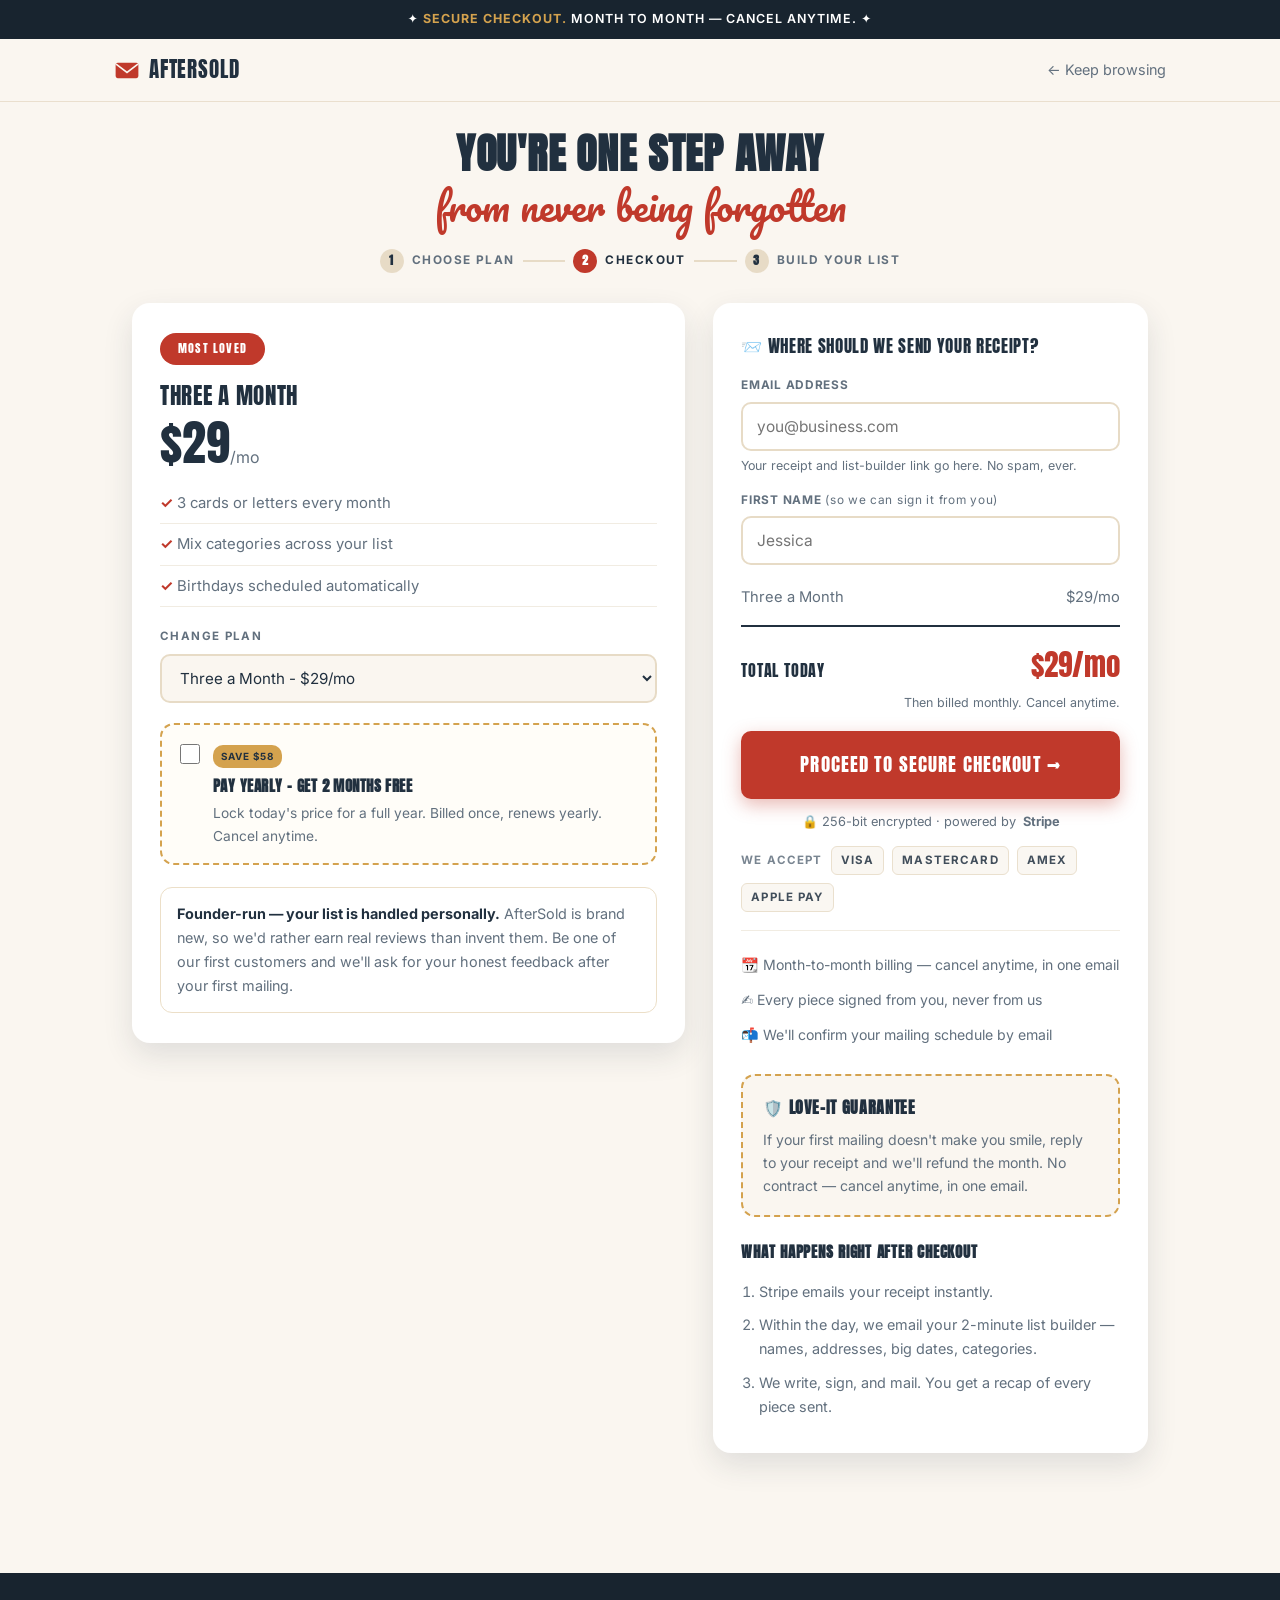
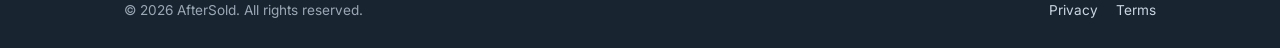
<file: cart.html>
<!doctype html>
<html lang="en">
<head>
  <!-- Google tag (gtag.js) -->
  <script async src="https://www.googletagmanager.com/gtag/js?id=G-YV7B1PMZW4"></script>
  <script>
    window.dataLayer = window.dataLayer || [];
    function gtag(){dataLayer.push(arguments);}
    gtag('js', new Date());
    gtag('config', 'G-YV7B1PMZW4');
  </script>
  <meta charset="utf-8">
  <meta name="viewport" content="width=device-width, initial-scale=1">
  <title>Secure Checkout — AfterSold</title>
  <meta name="description" content="Complete your AfterSold order — cards and personalized letters, signed from you, mailed automatically. Month to month, cancel anytime.">
  <meta name="robots" content="noindex">
  <link rel="icon" href="data:image/svg+xml,%3Csvg xmlns='http://www.w3.org/2000/svg' viewBox='0 0 64 64'%3E%3Crect x='4' y='14' width='56' height='38' rx='5' fill='%23C0392B'/%3E%3Cpath d='M6 18l26 20 26-20' fill='none' stroke='%23FAF6F0' stroke-width='4' stroke-linecap='round'/%3E%3Ccircle cx='32' cy='40' r='5' fill='%23D4A24E'/%3E%3C/svg%3E">
  <link rel="preconnect" href="https://fonts.googleapis.com">
  <link rel="preconnect" href="https://fonts.gstatic.com" crossorigin>
  <link href="https://fonts.googleapis.com/css2?family=Anton&family=Pacifico&family=Inter:wght@400;500;600;700&display=swap" rel="stylesheet">
  <link rel="stylesheet" href="css/style.css">
  <style>
    .cart-wrap{max-width:1060px;margin:0 auto;padding:30px 22px 120px}
    .cart-head{text-align:center;margin-bottom:10px}
    .steps-bar{display:flex;align-items:center;justify-content:center;gap:8px;margin:0 auto 30px;max-width:520px;color:var(--grey);font-size:.74rem;font-weight:700;letter-spacing:.12em;text-transform:uppercase}
    .steps-bar .st{display:flex;align-items:center;gap:8px}
    .steps-bar .dot{width:24px;height:24px;border-radius:50%;display:grid;place-items:center;background:#e7dbc6;color:var(--navy);font-family:'Anton',sans-serif}
    .steps-bar .st.active .dot{background:var(--red);color:#fff}
    .steps-bar .st.active{color:var(--navy)}
    .steps-bar .bar{flex:1;height:2px;background:#e7dbc6;min-width:22px}
    .cart-grid{display:grid;grid-template-columns:1.12fr .88fr;gap:28px;align-items:start}
    @media(max-width:860px){.cart-grid{grid-template-columns:1fr}}
    .cart-card{background:#fff;border-radius:18px;padding:30px 28px;box-shadow:0 12px 30px rgba(33,48,63,.12)}
    .card-title{font-family:'Anton',sans-serif;text-transform:uppercase;letter-spacing:.04em;font-size:1.05rem;color:var(--navy);margin-bottom:16px;display:flex;align-items:center;gap:9px}
    .cart-plan-name{font-family:'Anton',sans-serif;text-transform:uppercase;font-size:1.45rem;letter-spacing:.03em;color:var(--navy)}
    .cart-price{font-family:'Anton',sans-serif;font-size:3rem;color:var(--navy);margin:4px 0 2px;line-height:1}
    .cart-price span{font-size:1rem;color:var(--grey);font-family:'Inter',sans-serif}
    .cart-feats{list-style:none;margin:16px 0 4px}
    .cart-feats li{padding:8px 0;border-bottom:1px solid #f1ece2;color:var(--grey);font-size:.93rem}
    .cart-feats li::before{content:"✓  ";color:var(--red);font-weight:700}
    .switch-label{font-weight:700;font-size:.72rem;letter-spacing:.12em;text-transform:uppercase;color:var(--grey);display:block;margin:20px 0 8px}
    select#planSwitch{width:100%;padding:12px 14px;border:2px solid #e7dbc6;border-radius:10px;font-family:'Inter',sans-serif;font-size:.95rem;background:var(--cream);color:var(--ink)}
    .bump{margin-top:20px;border:2px dashed var(--gold);background:#fffdf8;border-radius:14px;padding:16px 18px;display:flex;gap:13px;align-items:flex-start;cursor:pointer;transition:background .15s ease,border-color .15s ease}
    .bump:hover{background:#fff8ec}
    .bump[hidden]{display:none}
    .bump.on{border-style:solid;border-color:#1E6B52;background:#f3faf6}
    .bump input{margin-top:3px;width:20px;height:20px;accent-color:#1E6B52;flex:none;cursor:pointer}
    .bump-body strong{display:block;font-family:'Anton',sans-serif;text-transform:uppercase;letter-spacing:.03em;font-size:.92rem;color:var(--navy)}
    .bump-body p{color:var(--grey);font-size:.86rem;margin-top:4px}
    .bump-tag{display:inline-block;background:var(--gold);color:var(--navy);font-size:.62rem;font-weight:700;letter-spacing:.1em;text-transform:uppercase;padding:3px 8px;border-radius:10px;margin-bottom:6px}
    .field{margin-bottom:14px}
    .field label{display:block;font-weight:700;font-size:.74rem;letter-spacing:.06em;text-transform:uppercase;color:var(--grey);margin-bottom:6px}
    .field input{width:100%;padding:13px 14px;border:2px solid #e7dbc6;border-radius:10px;font-family:'Inter',sans-serif;font-size:.97rem;background:#fff;color:var(--ink)}
    .field input:focus{outline:none;border-color:var(--red)}
    .field .hint{font-size:.78rem;color:var(--grey);margin-top:5px}
    .field.invalid input{border-color:var(--red);background:#fdf3f1}
    .sum-line{display:flex;justify-content:space-between;align-items:baseline;color:var(--grey);font-size:.92rem;padding:6px 0}
    .sum-line.bumpline{display:none;color:#1E6B52;font-weight:600}
    .total-row{display:flex;justify-content:space-between;align-items:baseline;border-top:2px solid var(--navy);margin-top:10px;padding-top:14px}
    .total-row .lbl{font-family:'Anton',sans-serif;text-transform:uppercase;letter-spacing:.05em;color:var(--navy)}
    .total-row .amt{font-family:'Anton',sans-serif;font-size:1.8rem;color:var(--red)}
    .renew-note{font-size:.78rem;color:var(--grey);text-align:right;margin-top:4px}
    .checkout-btn{display:block;text-align:center;margin-top:18px;font-size:1.18rem;padding:18px 20px;width:100%;border:none;cursor:pointer}
    .pay-secure{display:flex;align-items:center;justify-content:center;gap:7px;font-size:.8rem;color:var(--grey);margin-top:12px}
    .trust{margin-top:18px;border-top:1px solid #f1ece2;padding-top:16px}
    .trust p{display:flex;gap:10px;color:var(--grey);font-size:.88rem;padding:6px 0;margin:0}
    .cardrow{display:flex;align-items:center;gap:8px;margin-top:14px;opacity:.85;flex-wrap:wrap}
    .cardrow span{font-size:.72rem;letter-spacing:.1em;text-transform:uppercase;color:var(--grey);font-weight:700}
    .cardrow .badge{background:var(--cream);border:1px solid #e7dbc6;border-radius:6px;padding:4px 9px;font-size:.72rem;font-weight:700;color:var(--navy)}
    .guarantee-mini{background:var(--cream);border:2px dashed var(--gold);border-radius:14px;padding:18px 20px;margin-top:22px}
    .guarantee-mini strong{font-family:'Anton',sans-serif;text-transform:uppercase;letter-spacing:.04em;color:var(--navy)}
    .guarantee-mini p{color:var(--grey);font-size:.88rem;margin-top:6px}
    .proof{margin-top:22px}
    .stars{display:inline-flex;gap:3px;font-size:1.25rem;line-height:1}
    .stars span{color:var(--gold);display:inline-block;text-shadow:0 1px 4px rgba(212,162,78,.45)}
    .js-anim .stars span{transform:scale(0);opacity:0}
    .js-anim .stars.in span{animation:starPop .5s cubic-bezier(.2,1.6,.4,1) forwards}
    .stars.in span:nth-child(1){animation-delay:.04s}
    .stars.in span:nth-child(2){animation-delay:.12s}
    .stars.in span:nth-child(3){animation-delay:.20s}
    .stars.in span:nth-child(4){animation-delay:.28s}
    .stars.in span:nth-child(5){animation-delay:.36s}
    @keyframes starPop{0%{transform:scale(0) rotate(-30deg);opacity:0}60%{transform:scale(1.3) rotate(10deg);opacity:1}100%{transform:scale(1) rotate(0);opacity:1}}
    .proof-count{font-size:.86rem;color:var(--grey);margin-top:7px}
    .proof-count b{color:var(--navy)}
    .tlist{margin-top:16px;display:grid;gap:14px}
    .tcard{position:relative;overflow:hidden;background:linear-gradient(180deg,#fffdf9,var(--cream));border:1px solid #ecdfc8;border-left:4px solid var(--gold);border-radius:14px;padding:18px 20px 16px;box-shadow:0 6px 16px rgba(33,48,63,.07);transition:transform .28s cubic-bezier(.2,.8,.2,1),box-shadow .28s,border-left-color .28s}
    .tcard::before{content:"\201C";position:absolute;top:-18px;right:12px;font-family:'Pacifico',cursive;font-size:4.6rem;color:rgba(212,162,78,.18);line-height:1;pointer-events:none}
    .tcard:hover{transform:translateY(-5px);box-shadow:0 18px 36px rgba(33,48,63,.17);border-left-color:var(--red)}
    .tcard p{position:relative;z-index:1;font-size:.92rem;color:var(--ink);line-height:1.6}
    .tcard .who{display:flex;align-items:center;gap:10px;margin-top:12px}
    .tcard .av{width:36px;height:36px;border-radius:50%;background:linear-gradient(135deg,var(--navy),var(--red));color:#fff;display:grid;place-items:center;font-family:'Anton',sans-serif;font-size:.82rem;flex:none;box-shadow:0 3px 9px rgba(33,48,63,.28)}
    .tcard:hover .av{animation:avPulse 1.1s ease}
    @keyframes avPulse{0%,100%{transform:scale(1)}40%{transform:scale(1.12)}}
    .tcard .who small{color:var(--grey);font-size:.78rem;display:block}
    .tcard .who b{font-size:.85rem;color:var(--navy)}
    .verified{margin-left:auto;display:inline-flex;align-items:center;gap:5px;color:#1E6B52;font-size:.71rem;font-weight:700;white-space:nowrap;background:rgba(30,107,82,.1);padding:4px 9px 4px 5px;border-radius:20px}
    .verified .vchk{display:inline-grid;place-items:center;width:15px;height:15px;border-radius:50%;background:#1E6B52;color:#fff;font-size:.62rem;line-height:1}
    .js-anim .tcard{opacity:0;transform:translateY(24px)}
    .js-anim .tcard.in{animation:tcardIn .65s cubic-bezier(.2,.8,.2,1) forwards}
    .js-anim .tlist .tcard.in:nth-child(2){animation-delay:.15s}
    @keyframes tcardIn{from{opacity:0;transform:translateY(24px) scale(.98)}to{opacity:1;transform:none}}
    @media (prefers-reduced-motion: reduce){
      .js-anim .stars span,.js-anim .tcard{opacity:1;transform:none}
      .js-anim .stars.in span,.js-anim .tcard.in{animation:none}
      .tcard:hover{transform:none}
      .tcard:hover .av{animation:none}
    }
    .urgency{display:flex;align-items:center;gap:10px;background:#fff4f1;border:1px solid #f3cabf;border-radius:12px;padding:12px 15px;margin-top:18px}
    .urgency .pulse{width:10px;height:10px;border-radius:50%;background:var(--red);flex:none;box-shadow:0 0 0 rgba(192,57,43,.5);animation:pulse 1.8s infinite}
    @keyframes pulse{0%{box-shadow:0 0 0 0 rgba(192,57,43,.5)}70%{box-shadow:0 0 0 9px rgba(192,57,43,0)}100%{box-shadow:0 0 0 0 rgba(192,57,43,0)}}
    .urgency p{font-size:.85rem;color:var(--navy)}
    .urgency b{color:var(--red)}
    @media (prefers-reduced-motion: reduce){.urgency .pulse{animation:none}}
    .next-steps{margin-top:22px}
    .next-steps h3{font-family:'Anton',sans-serif;text-transform:uppercase;font-size:.95rem;letter-spacing:.05em;margin-bottom:10px;color:var(--navy)}
    .next-steps ol{margin-left:18px;color:var(--grey);font-size:.9rem}
    .next-steps li{padding:5px 0}
    .back-link{color:var(--grey);text-decoration:none;font-size:.9rem}
    .back-link:hover{color:var(--red)}
    .live-toast{position:fixed;left:18px;bottom:18px;z-index:60;max-width:320px;background:#fff;border-radius:14px;box-shadow:0 14px 34px rgba(33,48,63,.22);border:1px solid #ecdfc8;padding:13px 16px 13px 14px;display:flex;gap:11px;align-items:center;transform:translateY(140%);opacity:0;transition:transform .45s cubic-bezier(.2,.8,.2,1),opacity .45s}
    .live-toast.show{transform:translateY(0);opacity:1}
    .live-toast .lt-ic{width:34px;height:34px;border-radius:50%;background:var(--red);color:#fff;display:grid;place-items:center;flex:none;font-size:1rem}
    .live-toast .lt-txt b{font-size:.86rem;color:var(--navy);display:block}
    .live-toast .lt-txt small{font-size:.76rem;color:var(--grey)}
    @media(max-width:560px){.live-toast{left:10px;right:10px;max-width:none;bottom:78px}}
    .sticky-buy{position:fixed;left:0;right:0;bottom:0;z-index:55;background:#fff;border-top:1px solid #e7dbc6;box-shadow:0 -8px 24px rgba(33,48,63,.12);padding:11px 16px;display:none;align-items:center;gap:12px}
    .sticky-buy .sb-info small{font-size:.7rem;color:var(--grey);display:block;text-transform:uppercase;letter-spacing:.08em;font-weight:700}
    .sticky-buy .sb-info b{font-family:'Anton',sans-serif;font-size:1.25rem;color:var(--navy)}
    .sticky-buy a{flex:1;text-align:center;padding:14px;font-size:1rem}
    @media(max-width:860px){.sticky-buy{display:flex}.cart-wrap{padding-bottom:150px}}
    .deal-bar{background:linear-gradient(90deg,var(--red),#e0573f);color:#fff;text-align:center;padding:11px 16px;font-size:.92rem;border-radius:12px;margin:0 0 20px;box-shadow:0 8px 20px rgba(192,57,43,.28)}
    .deal-bar strong{color:#FFE3B3}
    .deal-bar #dealClock{display:inline-block;font-family:'Anton',sans-serif;background:#fff;color:var(--red);padding:1px 9px;border-radius:8px;font-size:1.02rem;letter-spacing:.04em;min-width:52px}
    .price-was{color:var(--grey);font-weight:400;text-decoration:line-through;font-size:.5em;margin-right:5px}
    .deal-tag{display:inline-block;background:#1E6B52;color:#fff;font-size:.32em;font-weight:800;letter-spacing:.07em;padding:4px 10px;border-radius:10px;vertical-align:middle;font-family:'Inter',sans-serif;box-shadow:0 2px 6px rgba(30,107,82,.3)}
    .cart-price span.deal-tag{color:#fff}
    .total-row .amt .price-was{font-size:.55em}
  </style>
</head>
<body>
  <div class="announce">✦ <strong>SECURE CHECKOUT.</strong> MONTH TO MONTH — CANCEL ANYTIME. ✦</div>
  <header class="site-header">
    <nav class="nav" aria-label="Primary">
      <a class="brand" href="index.html">
        <span class="brand-mark" aria-hidden="true">
          <svg viewBox="0 0 64 64" width="26" height="26" focusable="false" aria-hidden="true"><rect x="4" y="14" width="56" height="38" rx="5" fill="currentColor"/><path d="M6 18l26 20 26-20" fill="none" stroke="#FAF6F0" stroke-width="4" stroke-linecap="round"/></svg>
        </span>
        AfterSold
      </a>
      <a class="back-link" href="index.html" style="margin-left:auto">← Keep browsing</a>
    </nav>
  </header>
  <main class="cart-wrap">
    <div class="deal-bar" id="dealBar" hidden>⚡ <strong>LAUNCH OFFER: 50% OFF</strong> — locked in if you check out within <span id="dealClock">2:00</span>. One-time offer — then it's full price.</div>
    <div class="cart-head">
      <h1 class="stacked-head center"><span class="h-caps">You're one step away</span><span class="h-script">from never being forgotten</span></h1>
    </div>
    <div class="steps-bar" aria-hidden="true">
      <span class="st"><span class="dot">1</span>Choose plan</span>
      <span class="bar"></span>
      <span class="st active"><span class="dot">2</span>Checkout</span>
      <span class="bar"></span>
      <span class="st"><span class="dot">3</span>Build your list</span>
    </div>
    <div class="cart-grid">
      <section class="cart-card" aria-label="Order summary">
        <p class="plan-badge" id="planBadge" style="position:static;display:inline-block;transform:none;margin-bottom:12px">Your Plan</p>
        <p class="cart-plan-name" id="planName">—</p>
        <p class="cart-price" id="planPrice">—</p>
        <ul class="cart-feats" id="planFeats"></ul>
        <label class="switch-label" for="planSwitch">Change plan</label>
        <select id="planSwitch" aria-label="Change plan"></select>
        <label class="bump" id="bumpBox" for="bumpChk" hidden>
          <input type="checkbox" id="bumpChk">
          <span class="bump-body">
            <span class="bump-tag" id="bumpTag">Add &amp; save</span>
            <strong id="bumpTitle">—</strong>
            <p id="bumpSub">—</p>
          </span>
        </label>
        <div class="proof">
          <p style="font-size:.9rem;color:var(--grey);background:#fff;border:1px solid #ecdfc8;border-radius:12px;padding:14px 16px;margin:0">
            <strong style="color:var(--navy)">Founder-run — your list is handled personally.</strong> AfterSold is brand new, so we'd rather earn real reviews than invent them. Be one of our first customers and we'll ask for your honest feedback after your first mailing.
          </p>
        </div>
      </section>
      <section class="cart-card" aria-label="Checkout">
        <p class="card-title">📨 Where should we send your receipt?</p>
        <div class="field" id="emailField">
          <label for="email">Email address</label>
          <input type="email" id="email" name="email" autocomplete="email" inputmode="email" placeholder="you@business.com" required>
          <p class="hint">Your receipt and list-builder link go here. No spam, ever.</p>
        </div>
        <div class="field">
          <label for="fname">First name <span style="font-weight:400;text-transform:none;color:var(--grey)">(so we can sign it from you)</span></label>
          <input type="text" id="fname" name="fname" autocomplete="given-name" placeholder="Jessica">
        </div>
        <div class="sum-line"><span id="sumPlanLbl">Plan</span><span id="sumPlanAmt">—</span></div>
        <div class="sum-line bumpline" id="sumBumpLine"><span id="sumBumpLbl">Add-on</span><span id="sumBumpAmt">—</span></div>
        <div class="total-row"><span class="lbl">Total today</span><span class="amt" id="totalAmt">—</span></div>
        <p class="renew-note" id="renewNote">Then billed monthly. Cancel anytime.</p>
        <a class="button button-primary checkout-btn" id="checkoutBtn" href="#" role="button">Proceed to Secure Checkout →</a>
        <p class="renew-note" id="payNote" style="display:none;text-align:center;margin-top:9px">This plan checks out by email: send the pre-filled order email and we'll reply with a secure Stripe payment link.</p>
        <div class="pay-secure">🔒 256-bit encrypted · powered by <b>Stripe</b></div>
        <div class="cardrow">
          <span>We accept</span>
          <span class="badge">VISA</span><span class="badge">MASTERCARD</span><span class="badge">AMEX</span><span class="badge">APPLE PAY</span>
        </div>
        <div class="trust">
          <p>📆 Month-to-month billing — cancel anytime, in one email</p>
          <p>✍️ Every piece signed from you, never from us</p>
          <p>📬 We'll confirm your mailing schedule by email</p>
        </div>
        <div class="guarantee-mini">
          <strong>🛡️ Love-It Guarantee</strong>
          <p>If your first mailing doesn't make you smile, reply to your receipt and we'll refund the month. No contract — cancel anytime, in one email.</p>
        </div>
        <div class="next-steps">
          <h3>What happens right after checkout</h3>
          <ol>
            <li>Stripe emails your receipt instantly.</li>
            <li>Within the day, we email your 2-minute list builder — names, addresses, big dates, categories.</li>
            <li>We write, sign, and mail. You get a recap of every piece sent.</li>
          </ol>
        </div>
      </section>
    </div>
  </main>
  <div class="sticky-buy" aria-hidden="true">
    <span class="sb-info"><small>Total today</small><b id="stickyTotal">—</b></span>
    <a class="button button-primary" id="stickyBtn" href="#">Secure Checkout →</a>
  </div>
  <footer class="site-footer">
    <div class="footer-inner">
      <p>© 2026 AfterSold. All rights reserved.</p>
      <nav aria-label="Legal"><a href="privacy.html">Privacy</a><a href="terms.html">Terms</a></nav>
    </div>
  </footer>
  <script>
  (function(){
    "use strict";
    // ---- All live Stripe Payment Links in ONE place. To change a link, edit it here. ----
    var LINKS = {
      oneMo:"https://buy.stripe.com/aFabIVdhWdX46Qn0TB6AM0k",   oneYr:"https://buy.stripe.com/28EeV70va2em8Yv8m36AM0l",
      threeMo:"https://buy.stripe.com/dRmbIV91G8CK6Qn6dV6AM0m", threeYr:"https://buy.stripe.com/bJe5kxb9Og5c6QneKr6AM0n",
      tenMo:"https://buy.stripe.com/fZu9AN6Ty1ai8YvgSz6AM0o",   tenYr:"https://buy.stripe.com/bJe6oBdhWcT01w3byf6AM0p",
      wholeMo:"https://buy.stripe.com/5kQ4gtcdS8CKb6D9q76AM0q", wholeYr:"https://buy.stripe.com/bJe14hb9O4mu6Qn9q76AM0r",
      year:"https://buy.stripe.com/bJe3cp1zeaKS5MjdGn6AM0s",
      santa:"https://buy.stripe.com/7sY3cpgu87yGdeLfOv6AM0t",
      helloMo:"https://buy.stripe.com/cNi4gt91G3iq3Eb31J6AM0u?prefilled_promo_code=HELLO19",
      helloYr:"https://buy.stripe.com/fZu3cp4Lq06eeiPfOv6AM0v",
      kitMo:"https://buy.stripe.com/fZuaERem03iq8Yv59R6AM0w",   kitYr:"https://buy.stripe.com/6oUcMZfq4cT0gqX9q76AM0x",   kitGift:"https://buy.stripe.com/bJe7sF0vaaKSdeL1XF6AM0D",
      nfMo:"https://buy.stripe.com/5kQ6oB91G1aib6DdGn6AM0y",    nfYr:"https://buy.stripe.com/8x200d2Di3iqb6Dbyf6AM0z",    nfGift:"https://buy.stripe.com/dRmaER7XC7yGfmTeKr6AM0E",
      lettersMo:"https://buy.stripe.com/28EbIV7XCbOW1w359R6AM0A", lettersYr:"https://buy.stripe.com/6oU7sFb9O3iq2A7aub6AM0B",
      concierge:"https://buy.stripe.com/14AfZbfq42em0rZaub6AM0C"
    };
    var PLANS = {
      "santa-letter":{name:"Santa Letter",num:5,per:"",badge:"Holiday Special",noDeal:true,oneTime:true,link:LINKS.santa,dealLink:LINKS.santa,
        feats:["Personalized letter from Santa, signed & sealed","Good List sticker, keepsake photo & Santa Dollar included","Mailed on official North Pole stationery, before Christmas","One-time $5 — postage included, no subscription, ever"]},
      "one-month":{name:"One a Month",num:12,per:"/mo",badge:"Family Plan",link:LINKS.oneMo,dealLink:LINKS.oneMo,
        feats:["1 card or letter every month","Any category, any person","Signed from you"],
        bump:{type:"annual",num:120,save:"Save $24",title:"Pay yearly - get 2 months free",sub:"Lock today's price for a full year. Billed once, renews yearly. Cancel anytime.",link:LINKS.oneYr,dealLink:LINKS.oneYr}},
      "three-month":{name:"Three a Month",num:29,per:"/mo",badge:"Most Loved",link:LINKS.threeMo,dealLink:LINKS.threeMo,
        feats:["3 cards or letters every month","Mix categories across your list","Birthdays scheduled automatically"],
        bump:{type:"annual",num:290,save:"Save $58",title:"Pay yearly - get 2 months free",sub:"Lock today's price for a full year. Billed once, renews yearly. Cancel anytime.",link:LINKS.threeYr,dealLink:LINKS.threeYr}},
      "ten-month":{name:"Ten a Month",num:79,per:"/mo",badge:"Family Plan",link:LINKS.tenMo,dealLink:LINKS.tenMo,
        feats:["10 cards or letters every month","Covers the whole extended family","Holiday season handled"],
        bump:{type:"annual",num:790,save:"Save $158",title:"Pay yearly - get 2 months free",sub:"Lock today's price for a full year. Billed once, renews yearly. Cancel anytime.",link:LINKS.tenYr,dealLink:LINKS.tenYr}},
      "whole-family":{name:"The Whole Family",num:139,per:"/mo",badge:"Family Plan",link:LINKS.wholeMo,dealLink:LINKS.wholeMo,
        feats:["Up to 20 people, fully managed","Letters, cards + heritage stories","Never miss a date again"],
        bump:{type:"annual",num:1390,save:"Save $278",title:"Pay yearly - get 2 months free",sub:"Lock today's price for a full year. Billed once, renews yearly. Cancel anytime.",link:LINKS.wholeYr,dealLink:LINKS.wholeYr}},
      "year":{name:"The Year Plan",num:119,per:"/yr",badge:"Best Value",link:LINKS.year,dealLink:LINKS.year,
        feats:["Every birthday & anniversary covered for a full year","Up to 12 big days, scheduled once","Never forget that big day again"]},
      "keep-in-touch":{name:"Keep In Touch",num:169,per:"/mo",badge:"Business Plan",link:LINKS.kitMo,dealLink:LINKS.kitMo,annual:{num:1690,link:LINKS.kitYr},
        feats:["Up to 60 past clients","6 card touchpoints per client, per year","Anniversary + holiday campaigns","Monthly recap report"],
        bump:{type:"onetime",num:59,save:"Most added",title:"Add a Local History closing gift - $59",sub:"A 3-letter series about your client's new home & neighborhood, mailed over their first 3 months. The gift they frame.",link:LINKS.kitGift,dealLink:LINKS.kitGift}},
      "never-forgotten":{name:"Never Forgotten",num:399,per:"/mo",badge:"Most Popular",noDeal:true,link:LINKS.nfMo,dealLink:LINKS.nfMo,annual:{num:3990,link:LINKS.nfYr},
        feats:["Up to 100 past clients","9 touchpoints per client, per year","Birthdays + spring home-value card","Custom branded designs","New-closing welcome card, sent promptly","Quarterly strategy call"],
        bump:{type:"onetime",num:59,save:"Most added",title:"Add a Local History closing gift - $59",sub:"A 3-letter series about your client's new home & neighborhood, mailed over their first 3 months. The gift they frame.",link:LINKS.nfGift,dealLink:LINKS.nfGift}},
      "letters":{name:"AfterSold Letters",num:699,per:"/mo",badge:"Business Plan",link:LINKS.lettersMo,dealLink:LINKS.lettersMo,
        feats:["Everything in Never Forgotten","Personalized letters, not just cards","Local History series for new closings","Recipient profiles","Heritage VIP letters for top clients"],
        bump:{type:"annual",num:6990,save:"Save $1,398",title:"Pay yearly - get 2 months free",sub:"Lock today's rate for a full year. Billed once, renews yearly. Cancel anytime.",link:LINKS.lettersYr,dealLink:LINKS.lettersYr}},
      "hello-again":{name:"Hello Again",num:79,per:"/mo",badge:"Business Plan",link:LINKS.helloMo,dealLink:LINKS.helloMo,intro:{today:19},
        feats:["Up to 30 past clients","6 card touchpoints per client, per year","Holiday, closing anniversary & seasonal cards","Sent in your branding, fully done-for-you","Quarterly recap report"],
        bump:{type:"annual",num:790,save:"Save $158",title:"Pay yearly - get 2 months free",sub:"Lock today's price for a full year. Billed once, renews yearly. Cancel anytime.",link:LINKS.helloYr,dealLink:LINKS.helloYr}},
      "closing-concierge":{name:"Closing Concierge",num:79,per:"/closing",badge:"Add-on",noDeal:true,oneTime:true,link:LINKS.concierge,dealLink:LINKS.concierge,
        feats:["Premium welcome package per new closing","Handwritten note + local guide + move-in gift","Delivered the week they get the keys","Adds onto any plan"]}
    };
    var GROUPS = [
      ["Holiday Special",["santa-letter"]],
      ["For Family & Friends",["one-month","three-month","ten-month","whole-family","year"]],
      ["For Business (Realtors & Dealers)",["hello-again","keep-in-touch","never-forgotten","letters","closing-concierge"]]
    ];
    var $ = function(id){return document.getElementById(id);};
    var money = function(n){return "$"+n.toLocaleString("en-US");};
    function fmtMoney(n){ return (n%1===0) ? "$"+n.toLocaleString("en-US") : "$"+n.toFixed(2); }
    // ---- Launch promo: one-time 50% off, ENFORCED server-side by IP (2-min window, 60-day lockout).
    //      Set WORKER_URL to your deployed Worker to turn it on. Until then checkout stays full price
    //      (fail-closed — never a fake/resetting timer). ----
    var WORKER_URL = "https://aftersold-mailer.YOURNAME.workers.dev";
    var PROMO = { eligible:false, deadline:0 };
    function dealActive(){ return PROMO.eligible && Date.now() < PROMO.deadline; }
    function sumAmt(n, per, deal){ per=per||""; return deal ? '<s class="price-was">'+fmtMoney(n)+per+'</s> '+fmtMoney(n*0.5)+per : fmtMoney(n)+per; }
    function tickDeal(){
      var bar=document.getElementById('dealBar'); if(!bar) return;
      var nd=(PLANS[current]&&PLANS[current].noDeal), left=PROMO.deadline-Date.now();
      if(PROMO.eligible && left>0 && !nd){
        bar.removeAttribute('hidden');
        var m=Math.floor(left/60000), sec=Math.floor((left%60000)/1000);
        document.getElementById('dealClock').textContent=m+":"+(sec<10?"0":"")+sec;
      } else {
        var wasShown=!bar.hasAttribute('hidden'); bar.setAttribute('hidden','');
        if(wasShown && left<=0){ recalc(); }
      }
    }
    function loadPromo(){
      if(WORKER_URL.indexOf('YOURNAME')!==-1) return;  // Worker not deployed yet -> no discount (honest default)
      fetch(WORKER_URL.replace(/\/$/,'')+'/api/promo', {headers:{'Accept':'application/json'}})
        .then(function(r){ return r.ok ? r.json() : null; })
        .then(function(d){ if(d && d.eligible && d.msLeft>0){ PROMO.eligible=true; PROMO.deadline=Date.now()+d.msLeft; recalc(); tickDeal(); } })
        .catch(function(){});
    }
    var ORDER_EMAIL = "support@getaftersold.com";
    var placeholderMode = false;
    function isPlaceholder(l){ return !l || l.charAt(0) === "#"; }
    function buildMailto(){
      var name = $('fname').value.trim(), email = $('email').value.trim();
      var planTxt = $('sumPlanLbl').textContent + ": " + $('sumPlanAmt').textContent;
      var addon = ($('sumBumpLine').style.display !== "none") ? "\nAdd-on - " + $('sumBumpLbl').textContent + ": " + $('sumBumpAmt').textContent : "";
      var subject = "AfterSold order - " + PLANS[current].name;
      var body = "Hi AfterSold team,\n\nI'd like to start this plan:\n\n" + planTxt + addon + "\nTotal today: " + $('totalAmt').textContent + "\n\nName: " + (name || "(add your name)") + "\nEmail: " + (email || "(add your email)") + "\n\nPlease send me a secure payment link to complete my order. Thanks!";
      return "mailto:" + ORDER_EMAIL + "?subject=" + encodeURIComponent(subject) + "&body=" + encodeURIComponent(body);
    }
    var sel = $('planSwitch');
    GROUPS.forEach(function(g){
      var og = document.createElement('optgroup'); og.label = g[0];
      g[1].forEach(function(k){
        var o = document.createElement('option'); o.value = k;
        o.textContent = PLANS[k].name + " - " + money(PLANS[k].num) + PLANS[k].per;
        og.appendChild(o);
      });
      sel.appendChild(og);
    });
    var current = "three-month";
    var annualBilling = false;  // true when ?billing=annual applies to a plan with a separate annual price
    function bumpActive(){ var b = $('bumpChk'); return !$('bumpBox').hasAttribute('hidden') && b.checked; }
    function recalc(){
      var p = PLANS[current], b = p.bump, on = bumpActive(), deal = dealActive() && !p.noDeal;
      var f = deal ? 0.5 : 1;
      var baseTotal, per, renew, link, dealLink;
      var intro = false; // Hello Again: first month $19 (auto-applied promo code)
      if(annualBilling && p.annual){
        baseTotal = p.annual.num; per = "/yr"; link = p.annual.link; dealLink = p.annual.link;
        renew = "Billed yearly. Renews yearly. Cancel anytime.";
        $('sumPlanLbl').textContent = p.name + " (annual)";
        $('sumPlanAmt').innerHTML = sumAmt(p.annual.num, "/yr", deal);
        $('sumBumpLine').style.display = "none";
      } else if(on && b.type === "annual"){
        baseTotal = b.num; per = "/yr"; link = b.link; dealLink = b.dealLink;
        renew = "Billed yearly. Renews yearly. Cancel anytime.";
        $('sumPlanLbl').textContent = p.name + " (annual)";
        $('sumPlanAmt').innerHTML = sumAmt(b.num, "/yr", deal);
        $('sumBumpLine').style.display = "none";
      } else if(on && b.type === "onetime"){
        baseTotal = p.num + b.num; per = ""; link = b.link; dealLink = b.dealLink;
        renew = "Then " + fmtMoney(p.num*f) + p.per + " after. The gift is a one-time charge.";
        $('sumPlanLbl').textContent = p.name;
        $('sumPlanAmt').innerHTML = sumAmt(p.num, p.per, deal);
        $('sumBumpLbl').textContent = "Local History gift (one-time)";
        $('sumBumpAmt').innerHTML = sumAmt(b.num, "", deal);
        $('sumBumpLine').style.display = "flex";
      } else {
        baseTotal = p.num; per = p.per; link = p.link; dealLink = p.dealLink;
        intro = !!(p.intro && !deal);
        if(p.oneTime){
          renew = p.per === "/closing" ? "One-time charge per closing. No subscription." : "One-time purchase. No subscription, no renewal.";
        } else if(intro){
          renew = "First month " + fmtMoney(p.intro.today) + " with code HELLO19 (applied at checkout), then " + fmtMoney(p.num) + p.per + ". Cancel anytime.";
        } else {
          renew = p.per === "/yr" ? "Billed yearly. Renews yearly. Cancel anytime." : "Then billed monthly. Cancel anytime.";
        }
        $('sumPlanLbl').textContent = p.name + (intro ? " (first month offer)" : "");
        $('sumPlanAmt').innerHTML = intro ? '<s class="price-was">'+fmtMoney(p.num)+p.per+'</s> '+fmtMoney(p.intro.today)+' first month' : sumAmt(p.num, p.per, deal);
        $('sumBumpLine').style.display = "none";
      }
      var headBase = (annualBilling && p.annual) ? fmtMoney(p.annual.num)+'<span>/yr</span>' : fmtMoney(p.num)+'<span>'+p.per+'</span>';
      $('planPrice').innerHTML = deal
        ? '<s class="price-was">'+fmtMoney(p.num)+'</s> '+fmtMoney(p.num*f)+'<span>'+p.per+'</span> <span class="deal-tag">50% OFF</span>'
        : headBase;
      var totalNum = intro ? p.intro.today : baseTotal * f;
      $('totalAmt').innerHTML = deal
        ? fmtMoney(totalNum)+(per||"")+' <s class="price-was">'+fmtMoney(baseTotal)+(per||"")+'</s>'
        : (intro ? fmtMoney(totalNum)+' <s class="price-was">'+fmtMoney(baseTotal)+'</s>' : fmtMoney(totalNum)+(per||""));
      $('renewNote').textContent = renew;
      $('stickyTotal').textContent = fmtMoney(totalNum)+(intro ? "" : (per||""));
      var chosen = deal ? (dealLink || link) : link;
      placeholderMode = isPlaceholder(chosen);
      var href = placeholderMode ? buildMailto() : chosen;
      $('checkoutBtn').setAttribute('href', href);
      $('stickyBtn').setAttribute('href', href);
      $('checkoutBtn').textContent = placeholderMode ? "Reserve My Plan →" : (deal ? "Claim 50% Off — Checkout →" : "Proceed to Secure Checkout →");
      $('stickyBtn').textContent   = placeholderMode ? "Reserve My Plan →" : (deal ? "Claim 50% Off →" : "Secure Checkout →");
      $('payNote').style.display   = placeholderMode ? "block" : "none";
    }
    var wantAnnual = new URLSearchParams(location.search).get('billing') === 'annual';
    function render(id){
      if(!PLANS[id]) id = "three-month";
      current = id;
      var p = PLANS[id];
      $('planName').textContent = p.name;
      $('planBadge').textContent = p.badge;
      $('planPrice').innerHTML = money(p.num) + '<span>' + p.per + '</span>';
      var ul = $('planFeats'); ul.innerHTML = '';
      p.feats.forEach(function(f){ var li = document.createElement('li'); li.textContent = f; ul.appendChild(li); });
      var box = $('bumpBox'), chk = $('bumpChk');
      chk.checked = false; box.classList.remove('on');
      annualBilling = !!(wantAnnual && p.annual);
      if(p.bump && !annualBilling){
        box.removeAttribute('hidden');
        $('bumpTag').textContent = p.bump.save;
        $('bumpTitle').textContent = p.bump.title;
        $('bumpSub').textContent = p.bump.sub;
        if(wantAnnual && p.bump.type === "annual"){ chk.checked = true; box.classList.add('on'); }
      } else {
        box.setAttribute('hidden','');
      }
      sel.value = id;
      recalc();
      tickDeal();
      try{ history.replaceState(null,'','cart.html?plan='+id+((annualBilling||(wantAnnual&&p.bump&&p.bump.type==="annual"))?'&billing=annual':'')); }catch(e){}
    }
    sel.addEventListener('change', function(){ render(this.value); });
    $('bumpChk').addEventListener('change', function(){
      $('bumpBox').classList.toggle('on', this.checked);
      recalc();
    });
    // Set your Formspree form ID (replace REPLACE_ME) to receive captured emails.
    var FORMSPREE_LEAD = "https://formspree.io/f/REPLACE_ME";
    function captureLead(){
      try{
        var lead = {email:$('email').value.trim(), name:$('fname').value.trim(), plan:current, bump:bumpActive(), ts:Date.now()};
        window.__afterSoldLead = lead;
        try{ localStorage.setItem('aftersold_plan', current); }catch(e){}
        if(FORMSPREE_LEAD.indexOf('REPLACE_ME')===-1){
          var fd = new FormData();
          fd.append('email', lead.email);
          fd.append('name', lead.name);
          fd.append('plan', current);
          fd.append('bump', lead.bump ? 'yes' : 'no');
          fd.append('_subject', 'New AfterSold checkout lead');
          fetch(FORMSPREE_LEAD, {method:'POST', body:fd, headers:{'Accept':'application/json'}, keepalive:true});
        }
      }catch(e){}
    }
    function validEmail(v){ return /^[^\s@]+@[^\s@]+\.[^\s@]+$/.test(v); }
    function handleCheckout(e){
      var email = $('email').value.trim();
      var field = $('emailField');
      if(!validEmail(email)){
        e.preventDefault();
        field.classList.add('invalid');
        $('email').focus();
        var h = field.querySelector('.hint');
        h.textContent = "Please enter a valid email so we can send your receipt and list-builder link.";
        h.style.color = "var(--red)";
        return;
      }
      field.classList.remove('invalid');
      captureLead();
      if(placeholderMode){
        e.preventDefault();
        window.location.href = buildMailto();
        return;
      }
      // Pass the email to Stripe Checkout (prefilled) + a reference so orders map back to a plan.
      e.preventDefault();
      var base = $('checkoutBtn').getAttribute('href');
      var ref = current;
      if(annualBilling || (bumpActive() && PLANS[current].bump.type === "annual")) ref += "_annual";
      if(bumpActive() && PLANS[current].bump.type === "onetime") ref += "_gift";
      ref = ref.replace(/[^A-Za-z0-9_-]/g, "");
      window.location.href = base + (base.indexOf('?') > -1 ? '&' : '?') +
        'prefilled_email=' + encodeURIComponent(email) +
        '&client_reference_id=' + encodeURIComponent(ref);
    }
    $('checkoutBtn').addEventListener('click', handleCheckout);
    $('stickyBtn').addEventListener('click', handleCheckout);
    $('email').addEventListener('input', function(){
      if(validEmail(this.value.trim())){
        $('emailField').classList.remove('invalid');
        var h2 = $('emailField').querySelector('.hint');
        h2.textContent = "Your receipt and list-builder link go here. No spam, ever.";
        h2.style.color = "var(--grey)";
      }
    });
    (function(){
      var pf = document.querySelector('.proof'); if(!pf) return;
      var rm = window.matchMedia && window.matchMedia('(prefers-reduced-motion: reduce)').matches;
      if(rm){ return; }
      pf.classList.add('js-anim');
      var els = document.querySelectorAll('.proof .tcard, .proof .stars');
      if(!('IntersectionObserver' in window)){ els.forEach(function(c){ c.classList.add('in'); }); return; }
      var io = new IntersectionObserver(function(entries){
        entries.forEach(function(e){ if(e.isIntersecting){ e.target.classList.add('in'); io.unobserve(e.target); } });
      }, {threshold:.25});
      els.forEach(function(c){ io.observe(c); });
    })();
    render(new URLSearchParams(location.search).get('plan'));
    loadPromo();
    tickDeal(); setInterval(tickDeal, 1000);
  })();
  </script>
</body>
</html>
</file>
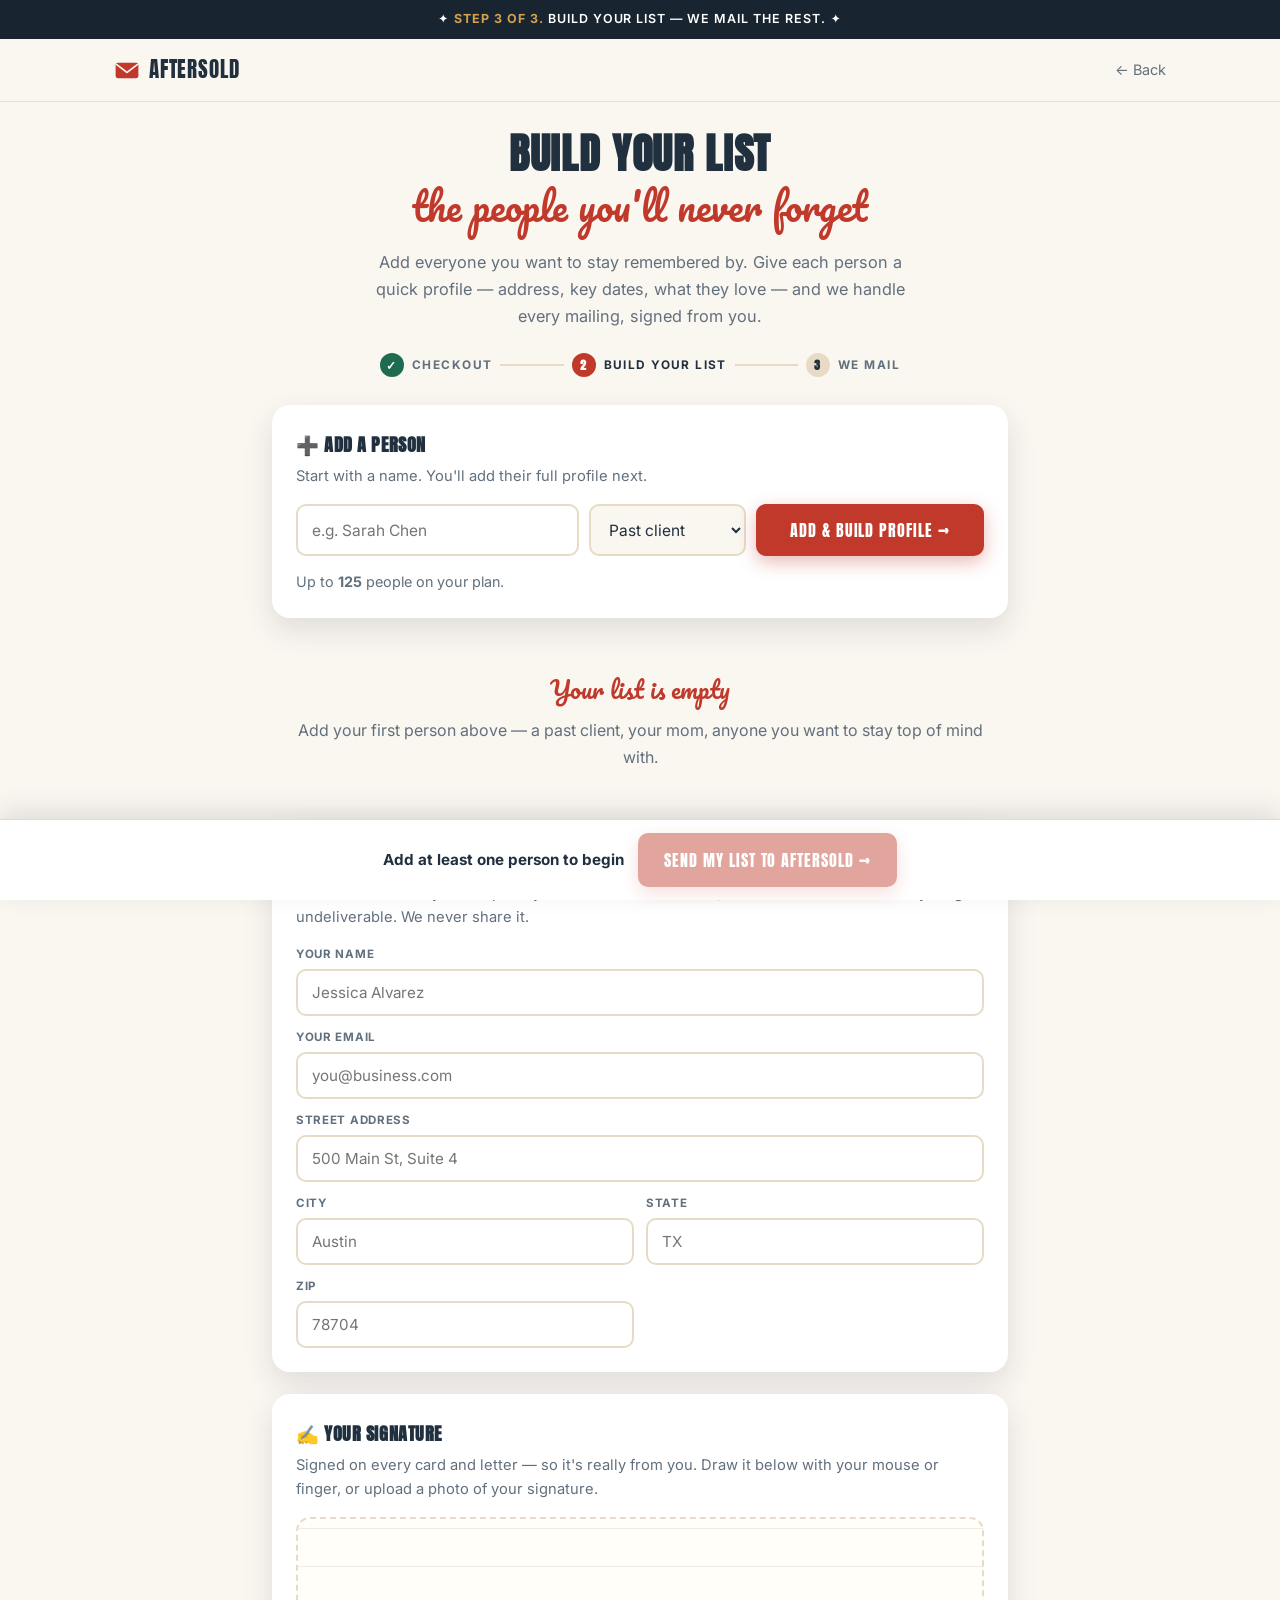
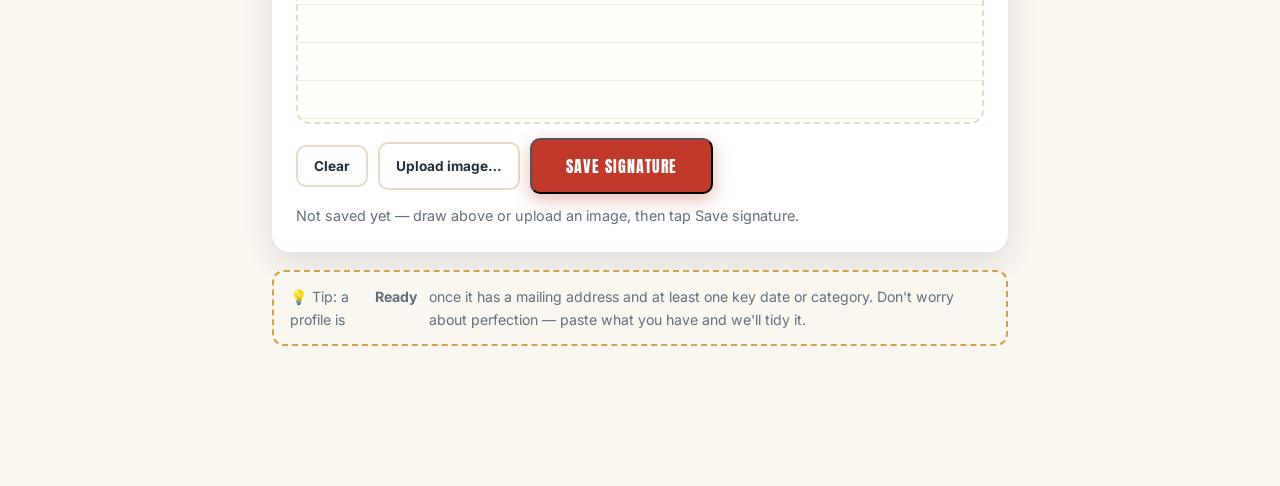
<file: list.html>
<!doctype html>
<html lang="en">
<head>
  <meta charset="utf-8">
  <meta name="viewport" content="width=device-width, initial-scale=1">
  <title>Build Your List — AfterSold</title>
  <meta name="description" content="Build your AfterSold list — add every person you want to stay remembered by. We mail, signed from you.">
  <meta name="robots" content="noindex">
  <link rel="icon" href="data:image/svg+xml,%3Csvg xmlns='http://www.w3.org/2000/svg' viewBox='0 0 64 64'%3E%3Crect x='4' y='14' width='56' height='38' rx='5' fill='%23C0392B'/%3E%3Cpath d='M6 18l26 20 26-20' fill='none' stroke='%23FAF6F0' stroke-width='4' stroke-linecap='round'/%3E%3Ccircle cx='32' cy='40' r='5' fill='%23D4A24E'/%3E%3C/svg%3E">
  <link rel="preconnect" href="https://fonts.googleapis.com">
  <link rel="preconnect" href="https://fonts.gstatic.com" crossorigin>
  <link href="https://fonts.googleapis.com/css2?family=Anton&family=Pacifico&family=Inter:wght@400;500;600;700&display=swap" rel="stylesheet">
  <link rel="stylesheet" href="css/style.css">
  <style>
    .lw{max-width:780px;margin:0 auto;padding:30px 22px 140px}
    .lw-head{text-align:center;margin-bottom:6px}
    .lw-sub{text-align:center;color:var(--grey);max-width:540px;margin:6px auto 0;font-size:1.02rem}
    .steps-bar{display:flex;align-items:center;justify-content:center;gap:8px;margin:24px auto 28px;max-width:520px;color:var(--grey);font-size:.74rem;font-weight:700;letter-spacing:.12em;text-transform:uppercase}
    .steps-bar .st{display:flex;align-items:center;gap:8px}
    .steps-bar .dot{width:24px;height:24px;border-radius:50%;display:grid;place-items:center;background:#e7dbc6;color:var(--navy);font-family:'Anton',sans-serif}
    .steps-bar .st.done .dot{background:#1E6B52;color:#fff}
    .steps-bar .st.active .dot{background:var(--red);color:#fff}
    .steps-bar .st.active{color:var(--navy)}
    .steps-bar .bar{flex:1;height:2px;background:#e7dbc6;min-width:18px}
    .card{background:#fff;border-radius:18px;padding:24px 24px;box-shadow:0 12px 30px rgba(33,48,63,.12)}
    .card h2{font-family:'Anton',sans-serif;text-transform:uppercase;letter-spacing:.03em;color:var(--navy);font-size:1.15rem;margin-bottom:4px}
    .card .muted{color:var(--grey);font-size:.92rem;margin-bottom:16px}
    .addrow{display:flex;gap:10px;flex-wrap:wrap}
    .addrow input,.addrow select{padding:13px 14px;border:2px solid #e7dbc6;border-radius:10px;font-family:'Inter',sans-serif;font-size:.97rem;background:#fff;color:var(--ink)}
    .addrow input{flex:2;min-width:180px}
    .addrow select{flex:1;min-width:150px;background:var(--cream)}
    .addrow input:focus,.addrow select:focus{outline:none;border-color:var(--red)}
    .addrow .add-btn{flex:none;border:none;cursor:pointer}
    .field-invalid{border-color:var(--red)!important;background:#fdf3f1!important}
    .people{margin-top:22px;display:grid;gap:13px}
    .person{display:flex;align-items:center;gap:14px;background:#fff;border:1px solid #ecdfc8;border-left:4px solid var(--gold);border-radius:14px;padding:15px 17px;box-shadow:0 6px 16px rgba(33,48,63,.07);transition:transform .2s,box-shadow .2s}
    .person:hover{transform:translateY(-2px);box-shadow:0 12px 26px rgba(33,48,63,.13)}
    .person.ready{border-left-color:#1E6B52}
    .av{width:44px;height:44px;border-radius:50%;background:linear-gradient(135deg,var(--navy),var(--red));color:#fff;display:grid;place-items:center;font-family:'Anton',sans-serif;font-size:1rem;flex:none}
    .pmeta{flex:1;min-width:0}
    .pmeta b{font-family:'Anton',sans-serif;text-transform:uppercase;letter-spacing:.02em;color:var(--navy);font-size:1rem;display:block}
    .pmeta small{color:var(--grey);font-size:.84rem}
    .badge2{display:inline-block;font-size:.66rem;font-weight:700;letter-spacing:.05em;text-transform:uppercase;padding:3px 9px;border-radius:20px;margin-top:5px}
    .badge2.ready{background:rgba(30,107,82,.12);color:#1E6B52}
    .badge2.todo{background:#fff4f1;color:var(--red)}
    .pactions{display:flex;gap:8px;flex:none}
    .btn-sm{font-family:'Inter',sans-serif;font-weight:700;font-size:.82rem;padding:9px 13px;border-radius:9px;border:2px solid #e7dbc6;background:#fff;color:var(--navy);text-decoration:none;cursor:pointer;white-space:nowrap}
    .btn-sm:hover{border-color:var(--red);color:var(--red)}
    .btn-edit{background:var(--navy);color:#fff;border-color:var(--navy)}
    .btn-edit:hover{background:var(--red);border-color:var(--red);color:#fff}
    .empty{text-align:center;color:var(--grey);padding:30px 10px}
    .empty .big{font-family:'Pacifico',cursive;color:var(--red);font-size:1.5rem;margin-bottom:8px}
    .sendbar{position:fixed;left:0;right:0;bottom:0;z-index:40;background:#fff;border-top:1px solid #e7dbc6;box-shadow:0 -8px 24px rgba(33,48,63,.12);padding:13px 18px;display:flex;align-items:center;gap:14px;justify-content:center}
    .sendbar .count{font-weight:700;color:var(--navy);font-size:.95rem}
    .sendbar .count b{font-family:'Anton',sans-serif;font-size:1.2rem;color:var(--red)}
    .sendbar a.send{font-size:1rem;padding:14px 26px}
    .sendbar a.send[aria-disabled="true"]{opacity:.45;pointer-events:none}
    .tip{display:flex;gap:9px;background:var(--cream);border:2px dashed var(--gold);border-radius:12px;padding:13px 16px;margin-top:18px;color:var(--grey);font-size:.88rem}
    .back-link{color:var(--grey);text-decoration:none;font-size:.9rem}.back-link:hover{color:var(--red)}
    .sig-card{margin-top:22px}
    .sigpad-wrap{border:2px dashed #e7dbc6;border-radius:14px;background:#fffef9;background-image:linear-gradient(#f1ece2 1px,transparent 1px);background-size:100% 38px;background-position:0 9px;overflow:hidden}
    #sigpad{display:block;width:100%;height:auto;touch-action:none;cursor:crosshair}
    .sig-actions{display:flex;gap:10px;align-items:center;margin-top:14px;flex-wrap:wrap}
    .btn-ghost{font-family:'Inter',sans-serif;font-weight:700;font-size:.85rem;padding:11px 16px;border-radius:10px;border:2px solid #e7dbc6;background:#fff;color:var(--navy);cursor:pointer}
    .btn-ghost:hover{border-color:var(--red);color:var(--red)}
    .sig-status{margin-top:10px;font-size:.9rem;color:var(--grey)}
    .sendbar .count{max-width:none}
    .ra-card{margin-top:22px}
    .ra-grid{display:grid;grid-template-columns:1fr 1fr;gap:12px}
    .ra-grid .full{grid-column:1/-1}
    .ra-grid label{display:block;font-weight:700;font-size:.72rem;letter-spacing:.06em;text-transform:uppercase;color:var(--grey);margin-bottom:5px}
    .ra-grid input{width:100%;padding:12px 14px;border:2px solid #e7dbc6;border-radius:10px;font-family:'Inter',sans-serif;font-size:.95rem;background:#fff;color:var(--ink)}
    .ra-grid input:focus{outline:none;border-color:var(--red)}
    @media(max-width:560px){.ra-grid{grid-template-columns:1fr}}
  </style>
</head>
<body>
  <div class="announce">✦ <strong>STEP 3 OF 3.</strong> BUILD YOUR LIST — WE MAIL THE REST. ✦</div>
  <header class="site-header">
    <nav class="nav" aria-label="Primary">
      <a class="brand" href="index.html"><span class="brand-mark" aria-hidden="true"><svg viewBox="0 0 64 64" width="26" height="26" aria-hidden="true"><rect x="4" y="14" width="56" height="38" rx="5" fill="currentColor"/><path d="M6 18l26 20 26-20" fill="none" stroke="#FAF6F0" stroke-width="4" stroke-linecap="round"/></svg></span>AfterSold</a>
      <a class="back-link" href="thanks.html" style="margin-left:auto">← Back</a>
    </nav>
  </header>

  <main class="lw">
    <div class="lw-head">
      <h1 class="stacked-head center"><span class="h-caps">Build your list</span><span class="h-script">the people you'll never forget</span></h1>
      <p class="lw-sub">Add everyone you want to stay remembered by. Give each person a quick profile — address, key dates, what they love — and we handle every mailing, signed from you.</p>
    </div>

    <div class="steps-bar" aria-hidden="true">
      <span class="st done"><span class="dot">✓</span>Checkout</span>
      <span class="bar"></span>
      <span class="st active"><span class="dot">2</span>Build your list</span>
      <span class="bar"></span>
      <span class="st"><span class="dot">3</span>We mail</span>
    </div>

    <section class="card">
      <h2>➕ Add a person</h2>
      <p class="muted">Start with a name. You'll add their full profile next.</p>
      <div class="addrow">
        <input type="text" id="newName" placeholder="e.g. Sarah Chen" autocomplete="off" aria-label="Person's name">
        <select id="newRel" aria-label="Relationship">
          <option value="Past client">Past client</option>
          <option value="Car buyer">Car buyer</option>
          <option value="Family">Family</option>
          <option value="Friend">Friend</option>
          <option value="Other">Other</option>
        </select>
        <button class="button button-primary add-btn" id="addBtn" type="button">Add &amp; build profile →</button>
      </div>
      <p class="capnote" id="capNote" style="margin-top:14px;color:var(--grey);font-size:.9rem"></p>
    </section>

    <div class="people" id="people"></div>

    <section class="card ra-card">
      <h2>🏠 Your return address</h2>
      <p class="muted">The "from" on every envelope — your name customers see, and where USPS returns anything undeliverable. We never share it.</p>
      <div class="ra-grid">
        <div class="full"><label for="raName">Your name</label><input type="text" id="raName" placeholder="Jessica Alvarez" autocomplete="name"></div>
        <div class="full"><label for="raEmail">Your email</label><input type="email" id="raEmail" placeholder="you@business.com" autocomplete="email"></div>
        <div class="full"><label for="raStreet">Street address</label><input type="text" id="raStreet" placeholder="500 Main St, Suite 4"></div>
        <div><label for="raCity">City</label><input type="text" id="raCity" placeholder="Austin"></div>
        <div><label for="raState">State</label><input type="text" id="raState" placeholder="TX"></div>
        <div><label for="raZip">ZIP</label><input type="text" id="raZip" inputmode="numeric" placeholder="78704"></div>
      </div>
    </section>

    <section class="card sig-card">
      <h2>✍️ Your signature</h2>
      <p class="muted">Signed on every card and letter — so it's really from you. Draw it below with your mouse or finger, or upload a photo of your signature.</p>
      <div class="sigpad-wrap"><canvas id="sigpad" width="640" height="190"></canvas></div>
      <div class="sig-actions">
        <button id="sigClear" type="button" class="btn-ghost">Clear</button>
        <label class="btn-ghost" for="sigUpload">Upload image…</label>
        <input type="file" id="sigUpload" accept="image/*" hidden>
        <button id="sigSave" type="button" class="button button-primary">Save signature</button>
      </div>
      <p class="sig-status" id="sigStatus"></p>
    </section>

    <div class="tip" id="tip" hidden>💡 Tip: a profile is <strong>&nbsp;Ready&nbsp;</strong> once it has a mailing address and at least one key date or category. Don't worry about perfection — paste what you have and we'll tidy it.</div>
  </main>

  <div class="sendbar">
    <span class="count" id="sendStatus">Add at least one person to begin</span>
    <a class="button button-primary send" id="sendBtn" href="#" aria-disabled="true">Send my list to AfterSold →</a>
  </div>

  <script>
  (function(){
    "use strict";
    var ORDER_EMAIL = "support@getaftersold.com";
    // Automation: deploy worker/ (see worker/README.md), then replace YOURNAME
    // with your workers.dev subdomain. Until then the site falls back to email.
    var WORKER_URL = "https://aftersold-mailer.YOURNAME.workers.dev";
    var KEY = "aftersold_list";
    var PLAN_CAPS={"one-month":1,"three-month":3,"ten-month":10,"whole-family":20,"year":12,"keep-in-touch":50,"never-forgotten":125,"letters":125};
    var PLAN_NAMES={"one-month":"One a Month","three-month":"Three a Month","ten-month":"Ten a Month","whole-family":"The Whole Family","year":"The Year Plan","keep-in-touch":"Keep In Touch","never-forgotten":"Never Forgotten","letters":"AfterSold Letters"};
    function planKey(){ try{ return localStorage.getItem('aftersold_plan'); }catch(e){ return null; } }
    function planCap(){ var k=planKey(); return (k&&PLAN_CAPS[k])?PLAN_CAPS[k]:125; }
    var $ = function(id){return document.getElementById(id);};
    function load(){ try{ return JSON.parse(localStorage.getItem(KEY)||"[]"); }catch(e){ return []; } }
    function sigData(){ try{ return localStorage.getItem("aftersold_signature"); }catch(e){ return null; } }
    function senderData(){ try{ return JSON.parse(localStorage.getItem("aftersold_sender")||"null"); }catch(e){ return null; } }
    function hasSender(){ var x=senderData(); return !!(x && x.name && /^[^\s@]+@[^\s@]+\.[^\s@]+$/.test(x.email||"") && x.address1 && x.city && x.state && x.zip); }
    function save(list){ try{ localStorage.setItem(KEY, JSON.stringify(list)); }catch(e){} }
    function initials(n){ return (n||"?").trim().split(/\s+/).map(function(w){return w[0]||"";}).slice(0,2).join("").toUpperCase()||"?"; }
    function isReady(p){
      var a = p.address||{};
      var hasAddr = a.street && a.city && a.state && a.zip;
      var hasDate = p.dates && (p.dates.birthday||p.dates.closing||p.dates.anniversary);
      var hasCat = p.categories && p.categories.length;
      return !!(hasAddr && (hasDate || hasCat));
    }
    function summary(p){
      var bits=[]; var a=p.address||{};
      if(a.city||a.state) bits.push([a.city,a.state].filter(Boolean).join(", "));
      var d=p.dates||{}; var nd=[d.birthday&&"birthday",d.closing&&"closing",d.anniversary&&"anniversary"].filter(Boolean).length;
      if(nd) bits.push(nd+" date"+(nd>1?"s":""));
      if(p.categories&&p.categories.length) bits.push(p.categories.length+" categor"+(p.categories.length>1?"ies":"y"));
      return bits.join(" · ") || "No details yet";
    }
    function render(){
      var list=load(), wrap=$('people'); wrap.innerHTML="";
      var cap=planCap(), pk=planKey(), pname=(pk&&PLAN_NAMES[pk])?PLAN_NAMES[pk]:null, atCap=list.length>=cap;
      var ready=list.filter(isReady).length, incomplete=list.length-ready, hasSig=!!sigData(), hasSnd=hasSender();
      var canSend=list.length>0 && incomplete===0 && hasSig && hasSnd;
      $('tip').hidden = list.length===0;
      var send=$('sendBtn'); send.setAttribute('aria-disabled', canSend?"false":"true");
      var msg;
      if(list.length===0) msg="Add at least one person to begin";
      else if(incomplete>0) msg="\uD83D\uDCDD "+incomplete+" of "+list.length+" profiles still need details";
      else if(!hasSnd) msg="\uD83C\uDFE0 Add your return address to finish";
      else if(!hasSig) msg="\u270D\uFE0F Add your signature below to finish";
      else msg="\u2713 All "+list.length+" profile"+(list.length>1?"s":"")+" ready \u2014 tap Send";
      $('sendStatus').textContent=msg;
      var ab=$('addBtn'); ab.disabled=atCap; ab.style.opacity=atCap?".5":"1"; ab.style.pointerEvents=atCap?"none":"auto";
      $('capNote').innerHTML = atCap
        ? "\uD83D\uDD12 You've used all <b>"+cap+"</b> spots on "+(pname?("the "+pname+" plan"):"your plan")+". <a href='index.html#pricing' style='color:var(--red);font-weight:700'>Upgrade for more \u2192</a>"
        : (pname?("Your plan: <b>"+pname+"</b> \u2014 up to <b>"+cap+"</b> people."):("Up to <b>"+cap+"</b> people on your plan."));
      if(list.length===0){
        var e=document.createElement('div'); e.className="empty";
        e.innerHTML='<div class="big">Your list is empty</div><p>Add your first person above — a past client, your mom, anyone you want to stay top of mind with.</p>';
        wrap.appendChild(e); return;
      }
      list.forEach(function(p,i){
        var ready=isReady(p);
        var el=document.createElement('div'); el.className="person"+(ready?" ready":"");
        el.innerHTML =
          '<span class="av">'+initials(p.name)+'</span>'+
          '<div class="pmeta"><b></b><small></small><br><span class="badge2 '+(ready?"ready":"todo")+'">'+(ready?"✓ Ready to mail":"Needs details")+'</span></div>'+
          '<div class="pactions"><a class="btn-sm btn-edit" href="profile.html?i='+i+'">Edit profile →</a><button class="btn-sm" data-rm="'+i+'" type="button">Remove</button></div>';
        el.querySelector('.pmeta b').textContent = p.name + (p.relationship? "":"");
        el.querySelector('.pmeta small').textContent = (p.relationship||"")+" · "+summary(p);
        wrap.appendChild(el);
      });
      Array.prototype.forEach.call(wrap.querySelectorAll('[data-rm]'), function(btn){
        btn.addEventListener('click', function(){
          var i=+btn.getAttribute('data-rm'); var l=load();
          if(confirm('Remove '+(l[i]?l[i].name:'this person')+' from your list?')){ l.splice(i,1); save(l); render(); }
        });
      });
    }
    function addPerson(){
      var name=$('newName').value.trim();
      if(!name){ $('newName').classList.add('field-invalid'); $('newName').focus(); return; }
      $('newName').classList.remove('field-invalid');
      var list=load();
      if(list.length>=planCap()){ render(); return; }
      list.push({name:name, relationship:$('newRel').value, address:{}, dates:{}, categories:[], notes:"", heritage:""});
      save(list);
      // go straight to the new person's profile
      window.location.href = "profile.html?i="+(list.length-1);
    }
    $('addBtn').addEventListener('click', addPerson);
    $('newName').addEventListener('keydown', function(e){ if(e.key==="Enter"){ addPerson(); } });
    $('newName').addEventListener('input', function(){ this.classList.remove('field-invalid'); });

    function buildEmail(){
      var list=load();
      var lines=["AfterSold — My list ("+list.length+" "+(list.length===1?"person":"people")+")",""];
      var snd=senderData(); if(snd){ lines.push("From / return address: "+[snd.name,snd.address1,snd.city,snd.state,snd.zip].filter(Boolean).join(", ")+"  ("+(snd.email||"")+")"); lines.push(""); }
      list.forEach(function(p,i){
        var a=p.address||{}, d=p.dates||{};
        lines.push((i+1)+") "+p.name+" — "+(p.relationship||""));
        lines.push("   Address: "+([a.street,a.city,a.state,a.zip].filter(Boolean).join(", ")||"(none)"));
        lines.push("   Dates: birthday "+(d.birthday||"—")+"; closing/purchase "+(d.closing||"—")+"; anniversary "+(d.anniversary||"—"));
        lines.push("   Categories: "+((p.categories&&p.categories.length)?p.categories.join(", "):"(none)"));
        if(p.notes) lines.push("   Notes: "+p.notes);
        if(p.heritage) lines.push("   Heritage/story: "+p.heritage);
        lines.push("");
      });
      lines.push(sigData()? "Signature: attached as aftersold-signature.png (please attach the file that just downloaded).":"Signature: not provided.");
      lines.push("");
      lines.push("Sent from the AfterSold list builder.");
      return "mailto:"+ORDER_EMAIL+"?subject="+encodeURIComponent("AfterSold list — "+list.length+" people")+"&body="+encodeURIComponent(lines.join("\n"));
    }
    $('sendBtn').addEventListener('click', function(e){
      e.preventDefault();
      if($('sendBtn').getAttribute('aria-disabled')==='true') return;
      try{
        if(WORKER_URL.indexOf('YOURNAME')===-1){
          var snd0=senderData()||{};
          fetch(WORKER_URL.replace(/\/$/,'')+'/api/list', {method:'POST', headers:{'Content-Type':'application/json'}, keepalive:true,
            body:JSON.stringify({email:snd0.email||'', plan:(localStorage.getItem('aftersold_plan')||null), sender:snd0, signaturePng:sigData()||'', recipients:load()})});
        }
      }catch(eP){}
      var sig=sigData();
      if(sig){ try{ var a=document.createElement('a'); a.href=sig; a.download='aftersold-signature.png'; document.body.appendChild(a); a.click(); a.remove(); }catch(e2){} }
      try{ localStorage.setItem('aftersold_sent', String(Date.now())); }catch(e3){}
      var ml=document.createElement('a'); ml.href=buildEmail(); document.body.appendChild(ml); ml.click(); ml.remove();
      setTimeout(function(){ window.location.href='sent.html'; }, 600);
    });

    // ---- Return address binding ----
    (function(){
      var ids=['raName','raEmail','raStreet','raCity','raState','raZip'];
      var x=senderData()||{};
      $('raName').value=x.name||''; $('raEmail').value=x.email||''; $('raStreet').value=x.address1||'';
      $('raCity').value=x.city||''; $('raState').value=x.state||''; $('raZip').value=x.zip||'';
      function persist(){ try{ localStorage.setItem('aftersold_sender', JSON.stringify({name:$('raName').value.trim(),email:$('raEmail').value.trim(),address1:$('raStreet').value.trim(),city:$('raCity').value.trim(),state:$('raState').value.trim(),zip:$('raZip').value.trim()})); }catch(e){} render(); }
      ids.forEach(function(id){ $(id).addEventListener('input', persist); });
    })();
    // ---- Signature pad ----
    (function(){
      var canvas=$('sigpad'); if(!canvas) return;
      var ctx=canvas.getContext('2d');
      ctx.lineWidth=2.6; ctx.lineCap='round'; ctx.lineJoin='round'; ctx.strokeStyle='#21303f';
      var drawing=false,last=null,dirty=false;
      function pos(e){ var r=canvas.getBoundingClientRect(); return {x:(e.clientX-r.left)*(canvas.width/r.width), y:(e.clientY-r.top)*(canvas.height/r.height)}; }
      function down(e){ drawing=true; last=pos(e); try{canvas.setPointerCapture(e.pointerId);}catch(x){} e.preventDefault(); }
      function mv(e){ if(!drawing)return; var pt=pos(e); ctx.beginPath(); ctx.moveTo(last.x,last.y); ctx.lineTo(pt.x,pt.y); ctx.stroke(); last=pt; dirty=true; e.preventDefault(); }
      function up(){ drawing=false; }
      canvas.addEventListener('pointerdown',down); canvas.addEventListener('pointermove',mv); window.addEventListener('pointerup',up);
      function setStatus(saved){ $('sigStatus').innerHTML = saved? "<span style='color:#1E6B52;font-weight:700'>\u2713 Signature saved</span>" : "Not saved yet \u2014 draw above or upload an image, then tap Save signature."; }
      var existing=sigData();
      if(existing){ var im0=new Image(); im0.onload=function(){ ctx.drawImage(im0,0,0,canvas.width,canvas.height); }; im0.src=existing; setStatus(true); } else { setStatus(false); }
      $('sigClear').addEventListener('click', function(){ ctx.clearRect(0,0,canvas.width,canvas.height); dirty=false; });
      $('sigUpload').addEventListener('change', function(){
        var f=this.files&&this.files[0]; if(!f) return;
        var rd=new FileReader(); rd.onload=function(){ var im=new Image(); im.onload=function(){ ctx.clearRect(0,0,canvas.width,canvas.height); var sc=Math.min(canvas.width/im.width,canvas.height/im.height); var w=im.width*sc,h=im.height*sc; ctx.drawImage(im,(canvas.width-w)/2,(canvas.height-h)/2,w,h); dirty=true; }; im.src=rd.result; }; rd.readAsDataURL(f);
      });
      $('sigSave').addEventListener('click', function(){
        if(!dirty && !sigData()){ $('sigStatus').innerHTML="<span style='color:var(--red)'>Draw or upload your signature first.</span>"; return; }
        try{ localStorage.setItem('aftersold_signature', canvas.toDataURL('image/png')); }catch(e){}
        setStatus(true); render();
      });
    })();
    render();
  })();
  </script>
</body>
</html>
</file>
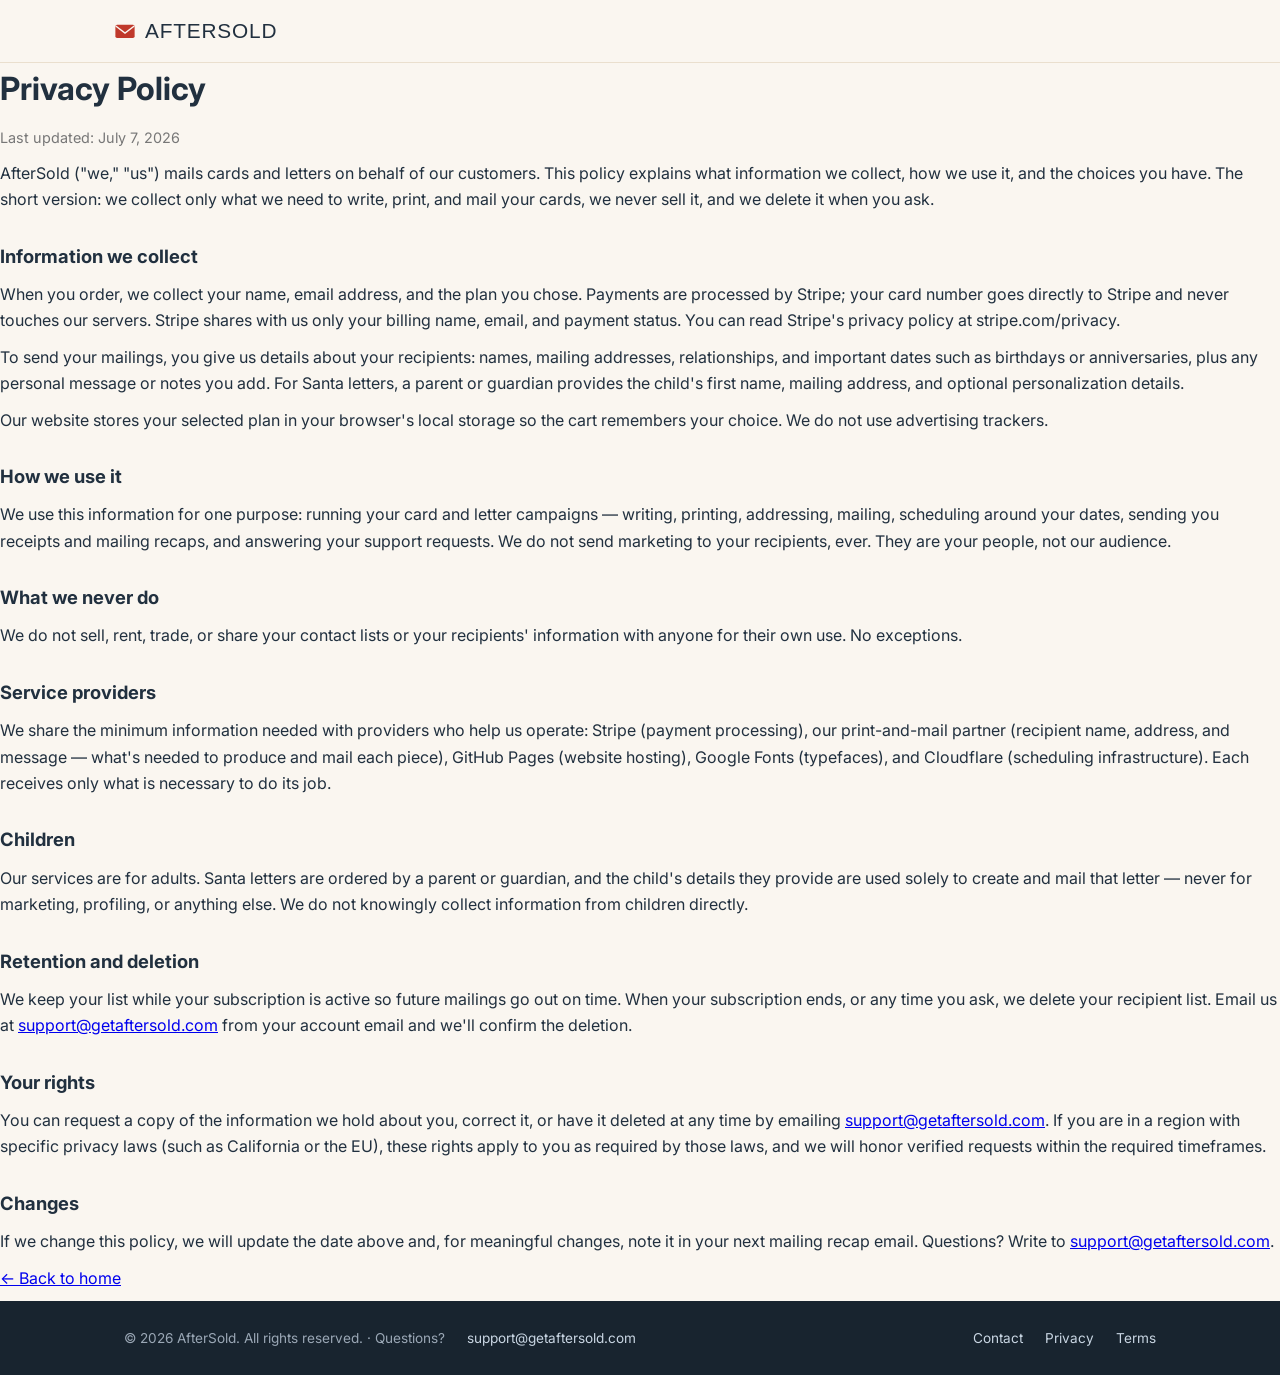
<file: privacy.html>
<!doctype html>
<html lang="en">
<head>
  <meta charset="utf-8">
  <meta name="viewport" content="width=device-width, initial-scale=1">
  <title>Privacy Policy — AfterSold</title>
  <meta name="description" content="AfterSold privacy policy.">
  <meta name="robots" content="noindex">
  <link rel="icon" href="data:image/svg+xml,%3Csvg xmlns='http://www.w3.org/2000/svg' viewBox='0 0 64 64'%3E%3Crect x='4' y='14' width='56' height='38' rx='5' fill='%23C0392B'/%3E%3Cpath d='M6 18l26 20 26-20' fill='none' stroke='%23FAF6F0' stroke-width='4' stroke-linecap='round'/%3E%3Ccircle cx='32' cy='40' r='5' fill='%23D4A24E'/%3E%3C/svg%3E">
  <link rel="preconnect" href="https://fonts.googleapis.com">
  <link rel="preconnect" href="https://fonts.gstatic.com" crossorigin>
  <link href="https://fonts.googleapis.com/css2?family=Inter:wght@400;500;600;700&family=Lora:ital,wght@0,500;0,600;1,500&display=swap" rel="stylesheet">
  <link rel="stylesheet" href="css/style.css">
  <style>
    .legal-body h2{margin:28px 0 10px;font-size:1.15rem}
    .legal-body p{margin:10px 0;line-height:1.65}
    .legal-body .updated{color:#777;font-size:.9rem}
  </style>
</head>
<body>
  <header class="site-header">
    <nav class="nav" aria-label="Primary">
      <a class="brand" href="index.html">
        <span class="brand-mark" aria-hidden="true">
          <svg viewBox="0 0 64 64" width="22" height="22" focusable="false" aria-hidden="true"><rect x="4" y="14" width="56" height="38" rx="5" fill="currentColor"/><path d="M6 18l26 20 26-20" fill="none" stroke="#FAF6F0" stroke-width="4" stroke-linecap="round"/></svg>
        </span>
        AfterSold
      </a>
    </nav>
  </header>
  <main class="legal-body">
    <h1>Privacy Policy</h1>
    <p class="updated">Last updated: July 7, 2026</p>

    <p>AfterSold ("we," "us") mails cards and letters on behalf of our customers. This policy explains what information we collect, how we use it, and the choices you have. The short version: we collect only what we need to write, print, and mail your cards, we never sell it, and we delete it when you ask.</p>

    <h2>Information we collect</h2>
    <p>When you order, we collect your name, email address, and the plan you chose. Payments are processed by Stripe; your card number goes directly to Stripe and never touches our servers. Stripe shares with us only your billing name, email, and payment status. You can read Stripe's privacy policy at stripe.com/privacy.</p>
    <p>To send your mailings, you give us details about your recipients: names, mailing addresses, relationships, and important dates such as birthdays or anniversaries, plus any personal message or notes you add. For Santa letters, a parent or guardian provides the child's first name, mailing address, and optional personalization details.</p>
    <p>Our website stores your selected plan in your browser's local storage so the cart remembers your choice. We do not use advertising trackers.</p>

    <h2>How we use it</h2>
    <p>We use this information for one purpose: running your card and letter campaigns — writing, printing, addressing, mailing, scheduling around your dates, sending you receipts and mailing recaps, and answering your support requests. We do not send marketing to your recipients, ever. They are your people, not our audience.</p>

    <h2>What we never do</h2>
    <p>We do not sell, rent, trade, or share your contact lists or your recipients' information with anyone for their own use. No exceptions.</p>

    <h2>Service providers</h2>
    <p>We share the minimum information needed with providers who help us operate: Stripe (payment processing), our print-and-mail partner (recipient name, address, and message — what's needed to produce and mail each piece), GitHub Pages (website hosting), Google Fonts (typefaces), and Cloudflare (scheduling infrastructure). Each receives only what is necessary to do its job.</p>

    <h2>Children</h2>
    <p>Our services are for adults. Santa letters are ordered by a parent or guardian, and the child's details they provide are used solely to create and mail that letter — never for marketing, profiling, or anything else. We do not knowingly collect information from children directly.</p>

    <h2>Retention and deletion</h2>
    <p>We keep your list while your subscription is active so future mailings go out on time. When your subscription ends, or any time you ask, we delete your recipient list. Email us at <a href="mailto:support@getaftersold.com">support@getaftersold.com</a> from your account email and we'll confirm the deletion.</p>

    <h2>Your rights</h2>
    <p>You can request a copy of the information we hold about you, correct it, or have it deleted at any time by emailing <a href="mailto:support@getaftersold.com">support@getaftersold.com</a>. If you are in a region with specific privacy laws (such as California or the EU), these rights apply to you as required by those laws, and we will honor verified requests within the required timeframes.</p>

    <h2>Changes</h2>
    <p>If we change this policy, we will update the date above and, for meaningful changes, note it in your next mailing recap email. Questions? Write to <a href="mailto:support@getaftersold.com">support@getaftersold.com</a>.</p>

    <p><a href="index.html">← Back to home</a></p>
  </main>
  <footer class="site-footer">
    <div class="footer-inner">
      <p>© 2026 AfterSold. All rights reserved. · Questions? <a href="mailto:support@getaftersold.com">support@getaftersold.com</a></p>
      <nav aria-label="Legal">
        <a href="mailto:support@getaftersold.com">Contact</a>
        <a href="privacy.html">Privacy</a>
        <a href="terms.html">Terms</a>
      </nav>
    </div>
  </footer>
</body>
</html>
</file>
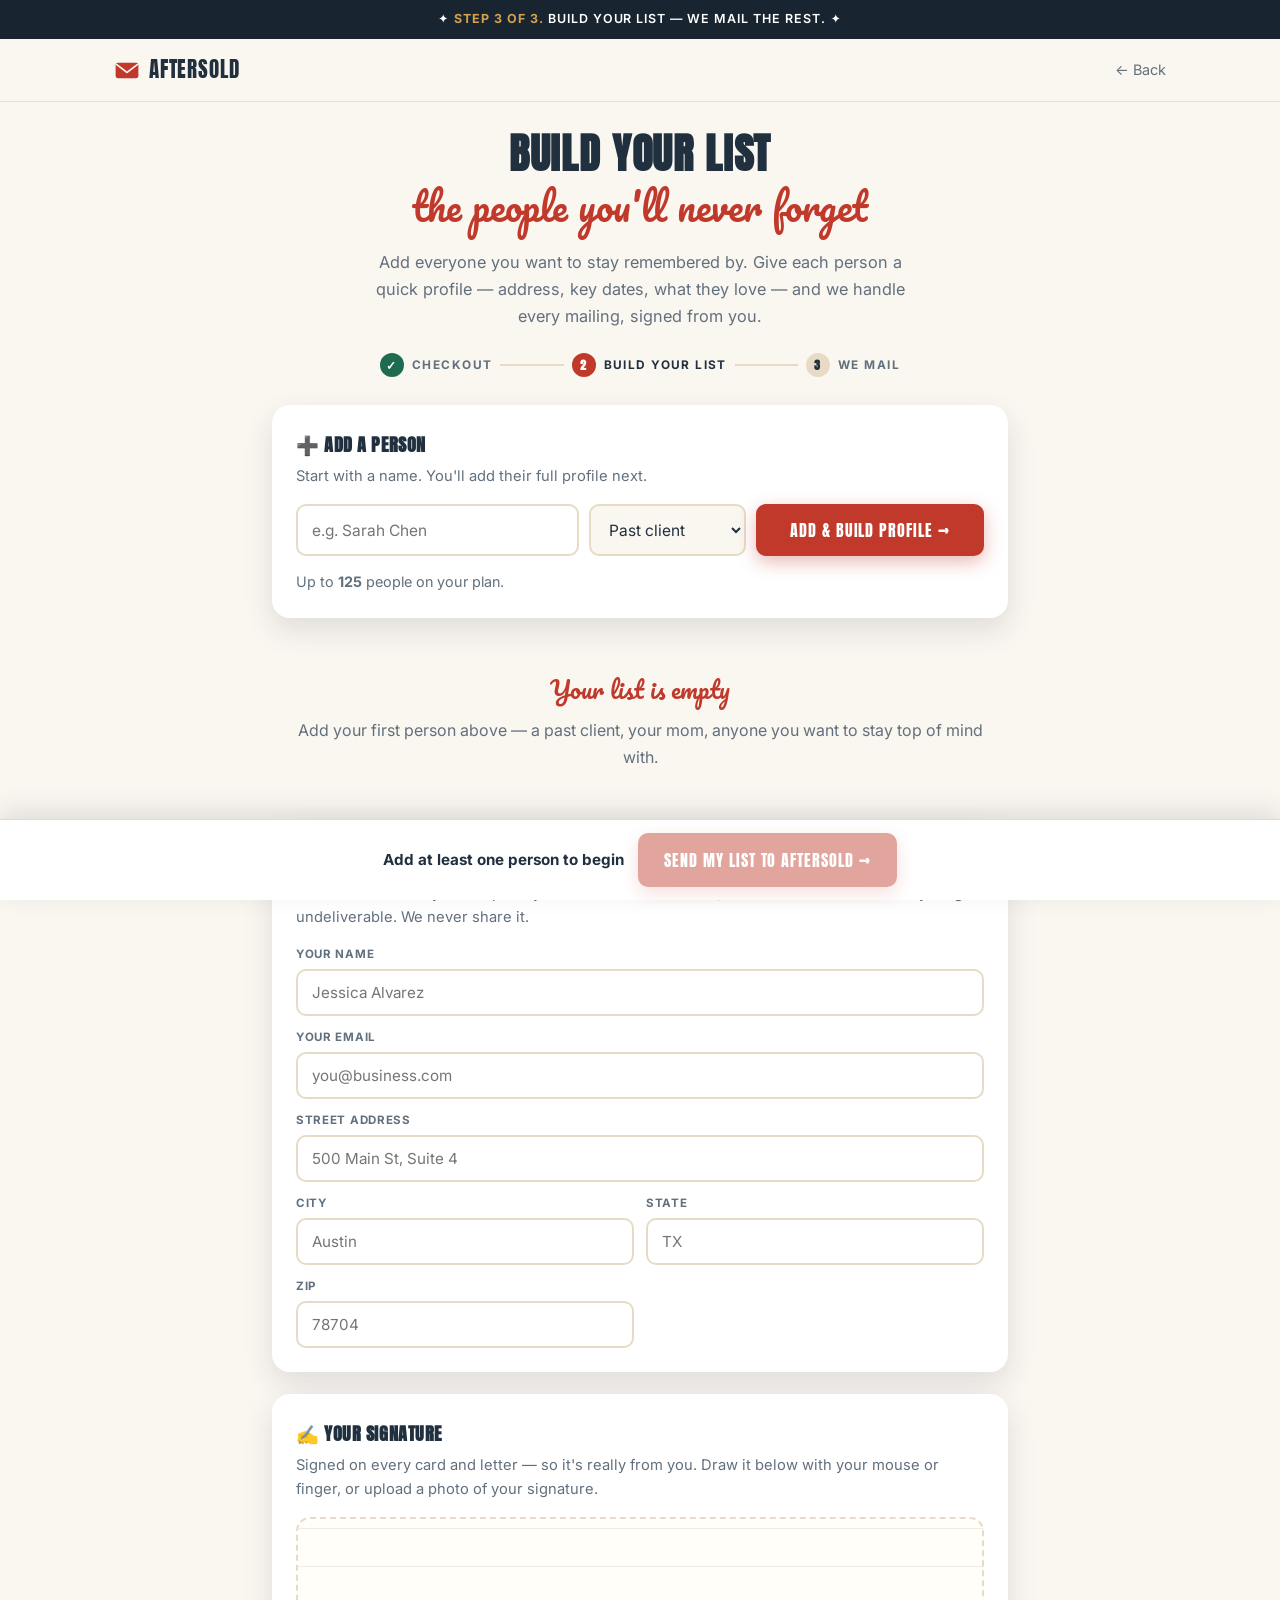
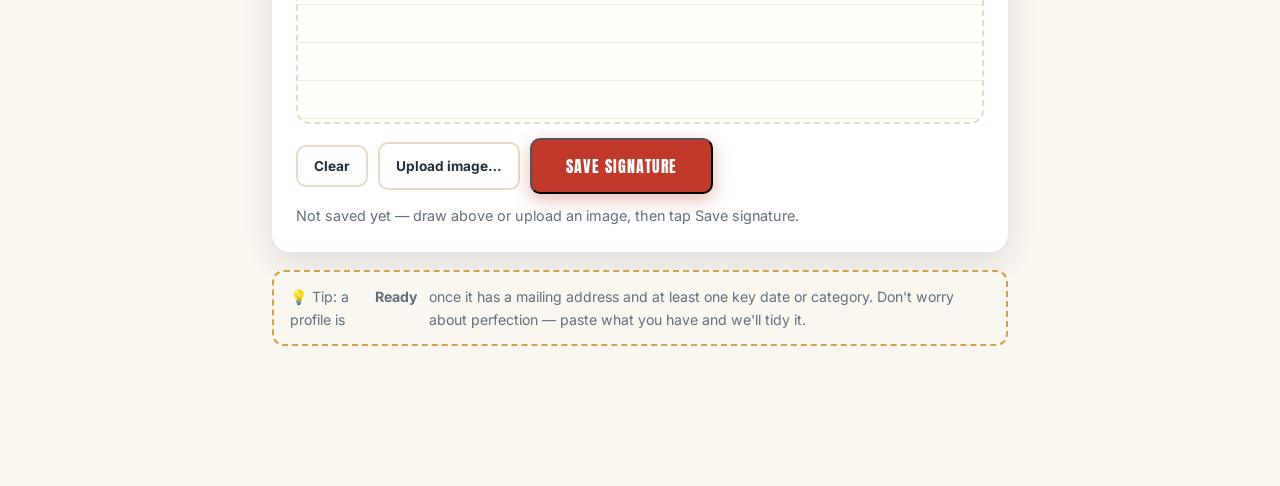
<file: profile.html>
<!doctype html>
<html lang="en">
<head>
  <meta charset="utf-8">
  <meta name="viewport" content="width=device-width, initial-scale=1">
  <title>Personal Profile — AfterSold</title>
  <meta name="description" content="Build a personal profile so every piece AfterSold mails feels personal — never a blast.">
  <meta name="robots" content="noindex">
  <link rel="icon" href="data:image/svg+xml,%3Csvg xmlns='http://www.w3.org/2000/svg' viewBox='0 0 64 64'%3E%3Crect x='4' y='14' width='56' height='38' rx='5' fill='%23C0392B'/%3E%3Cpath d='M6 18l26 20 26-20' fill='none' stroke='%23FAF6F0' stroke-width='4' stroke-linecap='round'/%3E%3Ccircle cx='32' cy='40' r='5' fill='%23D4A24E'/%3E%3C/svg%3E">
  <link rel="preconnect" href="https://fonts.googleapis.com">
  <link rel="preconnect" href="https://fonts.gstatic.com" crossorigin>
  <link href="https://fonts.googleapis.com/css2?family=Anton&family=Pacifico&family=Inter:wght@400;500;600;700&display=swap" rel="stylesheet">
  <link rel="stylesheet" href="css/style.css">
  <style>
    .pw{max-width:720px;margin:0 auto;padding:30px 22px 130px}
    .pw-head{text-align:center;margin-bottom:18px}
    .pw-head .who{display:flex;align-items:center;justify-content:center;gap:12px;margin-top:6px}
    .pw-head .av{width:46px;height:46px;border-radius:50%;background:linear-gradient(135deg,var(--navy),var(--red));color:#fff;display:grid;place-items:center;font-family:'Anton',sans-serif;font-size:1.05rem}
    .pw-head .who b{font-family:'Anton',sans-serif;text-transform:uppercase;color:var(--navy);font-size:1.3rem}
    .sect{background:#fff;border-radius:18px;padding:24px 24px;box-shadow:0 12px 30px rgba(33,48,63,.12);margin-bottom:18px}
    .sect h2{font-family:'Anton',sans-serif;text-transform:uppercase;letter-spacing:.03em;color:var(--navy);font-size:1.05rem;margin-bottom:3px;display:flex;align-items:center;gap:9px}
    .sect .muted{color:var(--grey);font-size:.88rem;margin-bottom:16px}
    .grid2{display:grid;grid-template-columns:1fr 1fr;gap:14px}
    .grid3{display:grid;grid-template-columns:2fr 1fr 1fr;gap:14px}
    @media(max-width:560px){.grid2,.grid3{grid-template-columns:1fr}}
    .field{margin-bottom:14px}
    .field:last-child{margin-bottom:0}
    .field label{display:block;font-weight:700;font-size:.74rem;letter-spacing:.06em;text-transform:uppercase;color:var(--grey);margin-bottom:6px}
    .field input,.field select,.field textarea{width:100%;padding:12px 14px;border:2px solid #e7dbc6;border-radius:10px;font-family:'Inter',sans-serif;font-size:.97rem;background:#fff;color:var(--ink)}
    .field select{background:var(--cream)}
    .field textarea{min-height:90px;resize:vertical;line-height:1.5}
    .field input:focus,.field select:focus,.field textarea:focus{outline:none;border-color:var(--red)}
    .field .hint{font-size:.77rem;color:var(--grey);margin-top:5px}
    .field-invalid input{border-color:var(--red);background:#fdf3f1}
    .cats{display:flex;flex-wrap:wrap;gap:10px}
    .cat{display:flex;align-items:center;gap:8px;border:2px solid #e7dbc6;border-radius:20px;padding:9px 15px;cursor:pointer;font-size:.9rem;color:var(--navy);user-select:none;transition:all .15s}
    .cat:hover{border-color:var(--gold)}
    .cat input{accent-color:#1E6B52;width:16px;height:16px;cursor:pointer}
    .cat.on{background:#f3faf6;border-color:#1E6B52;font-weight:600}
    .actions{position:fixed;left:0;right:0;bottom:0;z-index:40;background:#fff;border-top:1px solid #e7dbc6;box-shadow:0 -8px 24px rgba(33,48,63,.12);padding:13px 18px;display:flex;gap:10px;justify-content:center;align-items:center;flex-wrap:wrap}
    .actions button.save2{font-size:.95rem;padding:14px 20px;cursor:pointer}
    .actions a.cancel{color:var(--grey);text-decoration:none;font-weight:700;font-size:.92rem;padding:13px 16px}
    .actions a.cancel:hover{color:var(--red)}
    .actions button.save{font-size:1rem;padding:14px 28px;border:none;cursor:pointer}
    .back-link{color:var(--grey);text-decoration:none;font-size:.9rem}.back-link:hover{color:var(--red)}
    .saved-toast{position:fixed;left:50%;top:18px;transform:translateX(-50%) translateY(-80px);background:#1E6B52;color:#fff;padding:11px 20px;border-radius:30px;font-weight:600;font-size:.92rem;box-shadow:0 10px 26px rgba(30,107,82,.34);opacity:0;transition:transform .35s,opacity .35s;z-index:60}
    .saved-toast.show{transform:translateX(-50%) translateY(0);opacity:1}
  </style>
</head>
<body>
  <div class="announce">✦ <strong>PERSONAL PROFILE.</strong> SO NOTHING WE MAIL EVER FEELS LIKE A BLAST. ✦</div>
  <header class="site-header">
    <nav class="nav" aria-label="Primary">
      <a class="brand" href="index.html"><span class="brand-mark" aria-hidden="true"><svg viewBox="0 0 64 64" width="26" height="26" aria-hidden="true"><rect x="4" y="14" width="56" height="38" rx="5" fill="currentColor"/><path d="M6 18l26 20 26-20" fill="none" stroke="#FAF6F0" stroke-width="4" stroke-linecap="round"/></svg></span>AfterSold</a>
      <a class="back-link" href="list.html" style="margin-left:auto">← Your list</a>
    </nav>
  </header>

  <main class="pw">
    <div class="pw-head">
      <h1 class="stacked-head center"><span class="h-caps">Personal profile</span></h1>
      <div class="who"><span class="av" id="avatar">?</span><b id="whoName">—</b></div>
    </div>

    <form id="profileForm" novalidate>
      <section class="sect">
        <h2>👤 The basics</h2>
        <p class="muted">Who is this, and how do you know them?</p>
        <div class="grid2">
          <div class="field" id="fName"><label for="name">Full name</label><input type="text" id="name" placeholder="Sarah Chen"></div>
          <div class="field"><label for="rel">Relationship</label>
            <select id="rel"><option>Past client</option><option>Car buyer</option><option>Family</option><option>Friend</option><option>Other</option></select>
          </div>
        </div>
      </section>

      <section class="sect">
        <h2>✉️ Mailing address</h2>
        <p class="muted">Where the cards and letters land.</p>
        <div class="field"><label for="street">Street address</label><input type="text" id="street" placeholder="412 Oak Street, Apt 2"></div>
        <div class="grid3">
          <div class="field"><label for="city">City</label><input type="text" id="city" placeholder="Austin"></div>
          <div class="field"><label for="state">State</label><input type="text" id="state" placeholder="TX"></div>
          <div class="field"><label for="zip">ZIP</label><input type="text" id="zip" inputmode="numeric" placeholder="78704"></div>
        </div>
      </section>

      <section class="sect">
        <h2>📅 Key dates</h2>
        <p class="muted">These set the timing of every piece. Add what you know — leave the rest blank.</p>
        <div class="grid3">
          <div class="field"><label for="birthday">Birthday</label><input type="date" id="birthday"></div>
          <div class="field"><label for="closing">Closing / purchase</label><input type="date" id="closing"></div>
          <div class="field"><label for="anniversary">Home / wedding anniversary</label><input type="date" id="anniversary"></div>
        </div>
      </section>

      <section class="sect">
        <h2>🎯 Categories to send</h2>
        <p class="muted">Pick what this person should receive. You can change it anytime.</p>
        <div class="cats" id="cats"></div>
      </section>

      <section class="sect">
        <h2>💌 Preferences, notes &amp; heritage</h2>
        <p class="muted">The little details that make it feel handwritten — not a mail-merge.</p>
        <div class="field"><label for="notes">What do they love? Tone notes?</label><textarea id="notes" placeholder="Loves gardening and the Cowboys. Keep it warm and casual."></textarea></div>
        <div class="field"><label for="heritage">Heritage / story (for VIP letters)</label><textarea id="heritage" placeholder="Irish family on her mother's side, grew up in Boston, grandparents emigrated in 1952…"></textarea><p class="hint">Optional — powers Local History &amp; Heritage letters for your best people.</p></div>
      </section>
    </form>
  </main>

  <div class="actions">
    <a class="cancel" href="list.html">Cancel</a>
    <button class="button button-outline save2" id="addAnotherBtn" type="button">Save &amp; add another +</button>
    <button class="button button-primary save" id="saveBtn" type="button">Save &amp; back to list →</button>
  </div>

  <div class="saved-toast" id="toast">✓ Profile saved</div>

  <script>
  (function(){
    "use strict";
    var KEY="aftersold_list";
    var PLAN_CAPS={"one-month":1,"three-month":3,"ten-month":10,"whole-family":20,"year":12,"keep-in-touch":50,"never-forgotten":125,"letters":125};
    function planCap(){ try{ var k=localStorage.getItem('aftersold_plan'); return (k&&PLAN_CAPS[k])?PLAN_CAPS[k]:125; }catch(e){ return 125; } }
    var CATS=["Birthday","Holidays","Anniversary","Local history","Heritage story","Just because","Get well","Congrats","Thinking of you"];
    var $=function(id){return document.getElementById(id);};
    function load(){ try{ return JSON.parse(localStorage.getItem(KEY)||"[]"); }catch(e){ return []; } }
    function save(l){ try{ localStorage.setItem(KEY, JSON.stringify(l)); }catch(e){} }
    function initials(n){ return (n||"?").trim().split(/\s+/).map(function(w){return w[0]||"";}).slice(0,2).join("").toUpperCase()||"?"; }

    var idx = parseInt(new URLSearchParams(location.search).get('i'),10);
    var list = load();
    if(isNaN(idx) || idx<0 || idx>=list.length){ location.replace('list.html'); return; }
    var p = list[idx];
    p.address=p.address||{}; p.dates=p.dates||{}; p.categories=p.categories||[];

    // build category chips
    var catsWrap=$('cats');
    CATS.forEach(function(c){
      var on = p.categories.indexOf(c)!==-1;
      var label=document.createElement('label'); label.className="cat"+(on?" on":"");
      label.innerHTML='<input type="checkbox" value="'+c+'"'+(on?" checked":"")+'> '+c;
      label.querySelector('input').addEventListener('change', function(){ label.classList.toggle('on', this.checked); });
      catsWrap.appendChild(label);
    });

    // hydrate fields
    $('name').value=p.name||""; $('rel').value=p.relationship||"Past client";
    $('street').value=p.address.street||""; $('city').value=p.address.city||""; $('state').value=p.address.state||""; $('zip').value=p.address.zip||"";
    $('birthday').value=p.dates.birthday||""; $('closing').value=p.dates.closing||""; $('anniversary').value=p.dates.anniversary||"";
    $('notes').value=p.notes||""; $('heritage').value=p.heritage||"";
    function refreshHead(){ $('whoName').textContent=$('name').value.trim()||"New person"; $('avatar').textContent=initials($('name').value); }
    refreshHead();
    $('name').addEventListener('input', function(){ refreshHead(); $('fName').classList.remove('field-invalid'); });

    function gatherCats(){ return Array.prototype.filter.call(document.querySelectorAll('#cats input'), function(c){return c.checked;}).map(function(c){return c.value;}); }

    function saveCurrent(){
      var name=$('name').value.trim();
      if(!name){ $('fName').classList.add('field-invalid'); $('name').focus(); return false; }
      var l=load();
      l[idx]={
        name:name, relationship:$('rel').value,
        address:{street:$('street').value.trim(),city:$('city').value.trim(),state:$('state').value.trim(),zip:$('zip').value.trim()},
        dates:{birthday:$('birthday').value,closing:$('closing').value,anniversary:$('anniversary').value},
        categories:gatherCats(), notes:$('notes').value.trim(), heritage:$('heritage').value.trim()
      };
      save(l); return true;
    }
    $('saveBtn').addEventListener('click', function(){
      if(!saveCurrent()) return;
      var t=$('toast'); t.classList.add('show');
      setTimeout(function(){ location.href='list.html'; }, 650);
    });
    $('addAnotherBtn').addEventListener('click', function(){
      if(!saveCurrent()) return;
      var l=load();
      if(l.length < planCap()){
        l.push({name:"",relationship:"Past client",address:{},dates:{},categories:[],notes:"",heritage:""});
        save(l);
        location.href="profile.html?i="+(l.length-1);
      } else {
        var t=$('toast'); t.innerHTML="\u2713 Saved \u2014 you\u2019ve reached your plan limit"; t.classList.add('show');
        setTimeout(function(){ location.href='list.html'; }, 900);
      }
    });
  })();
  </script>
</body>
</html>
</file>
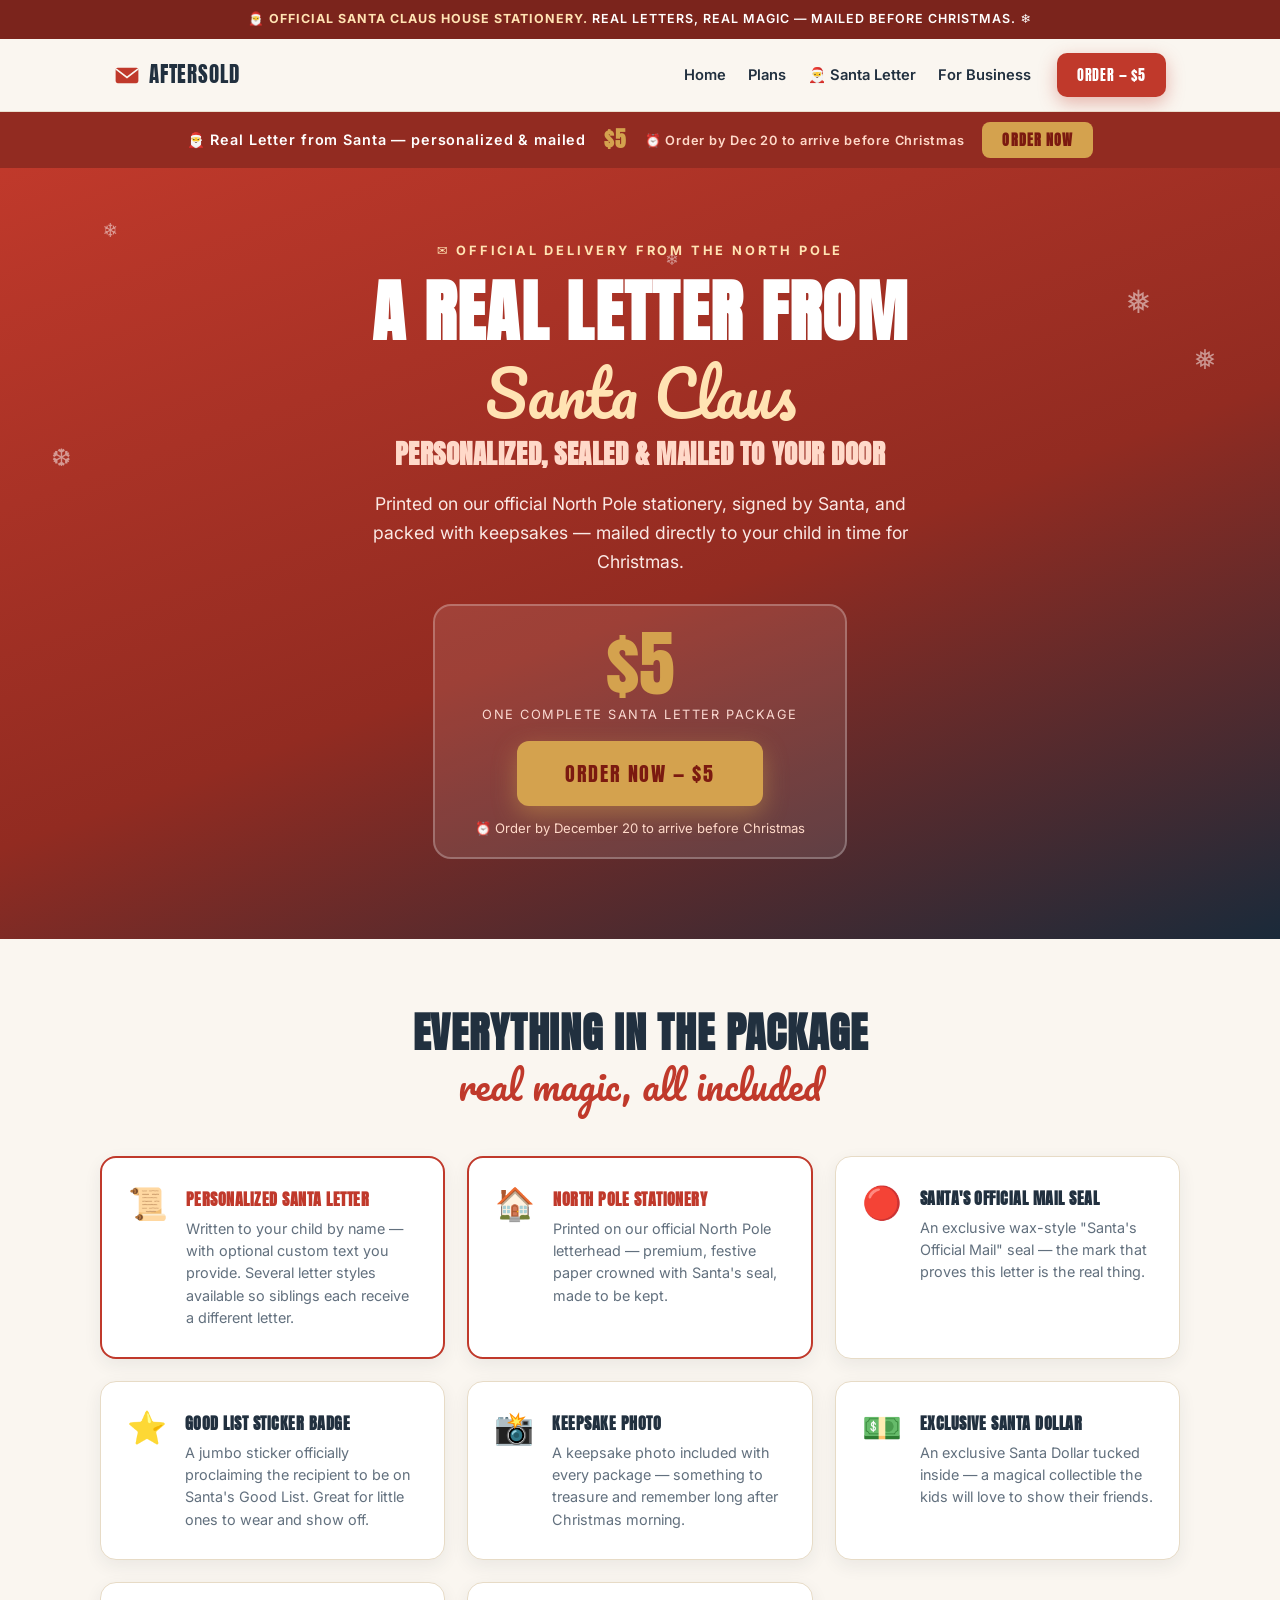
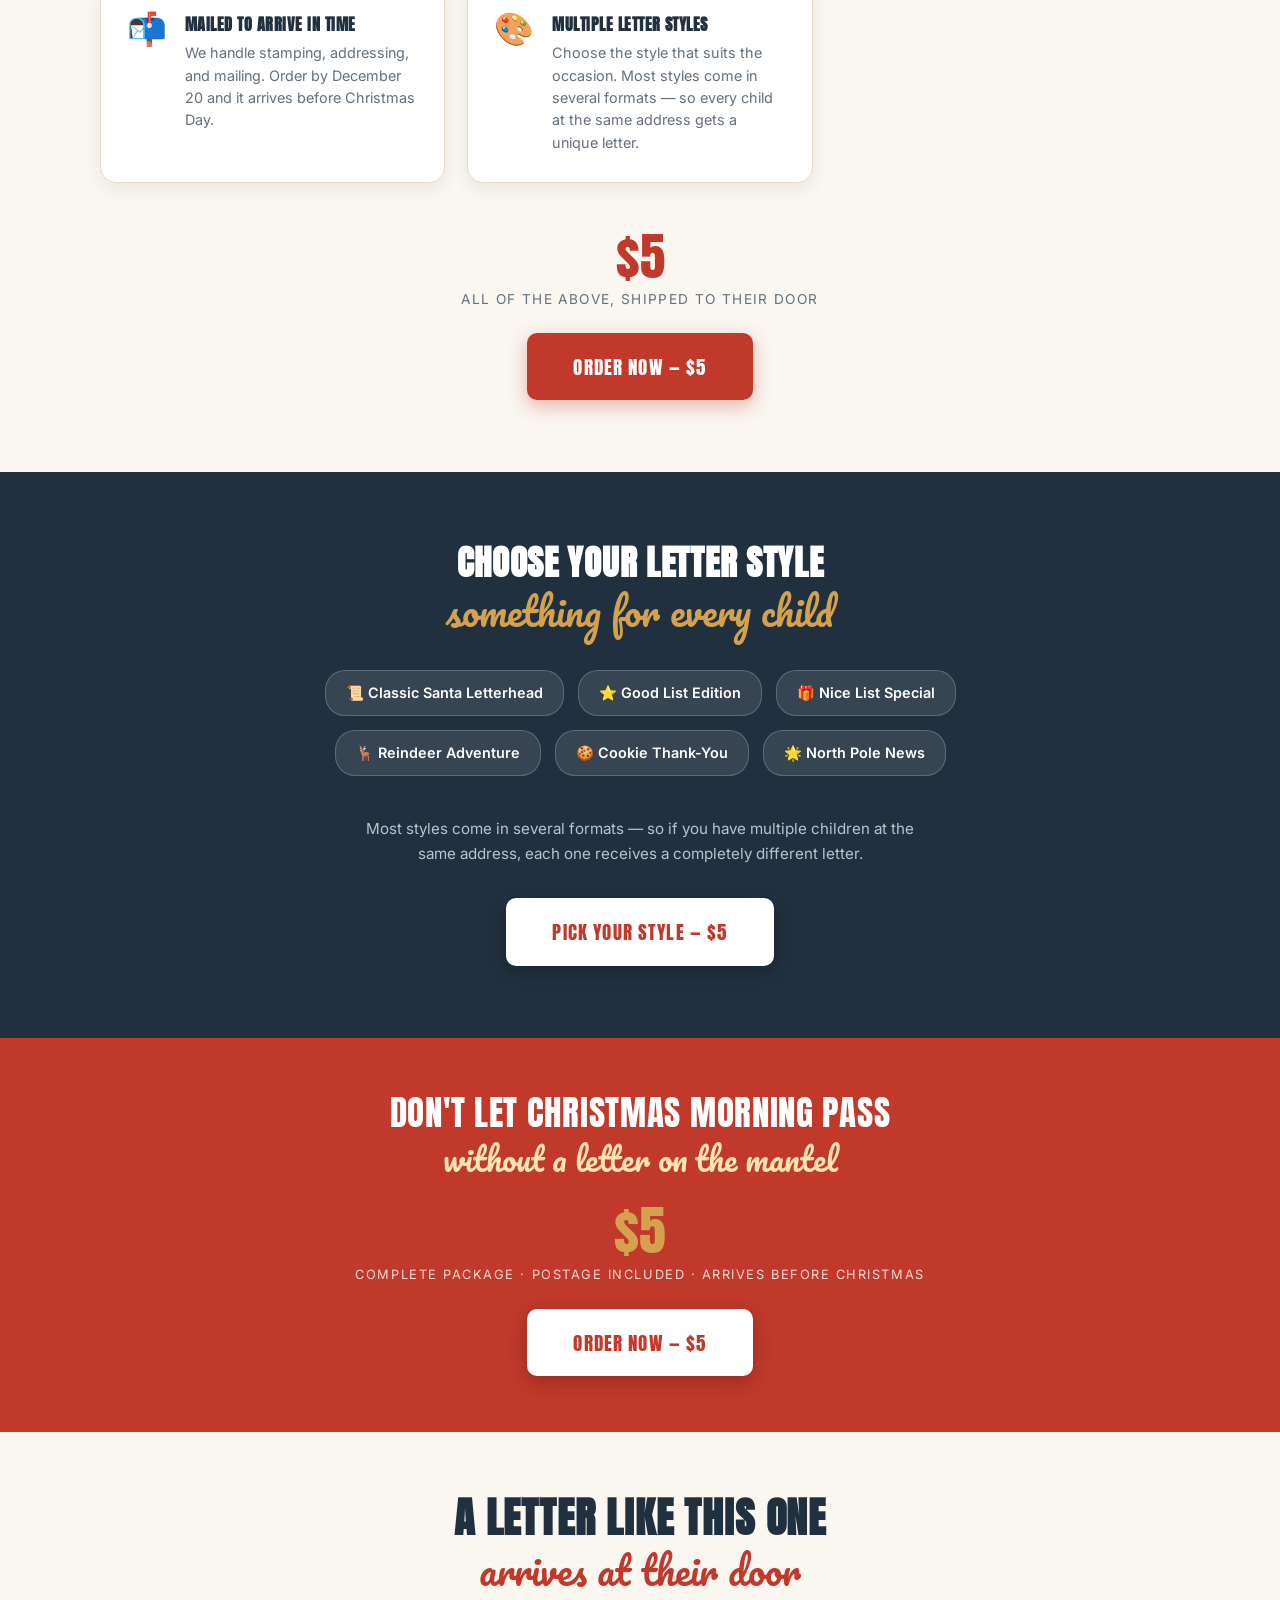
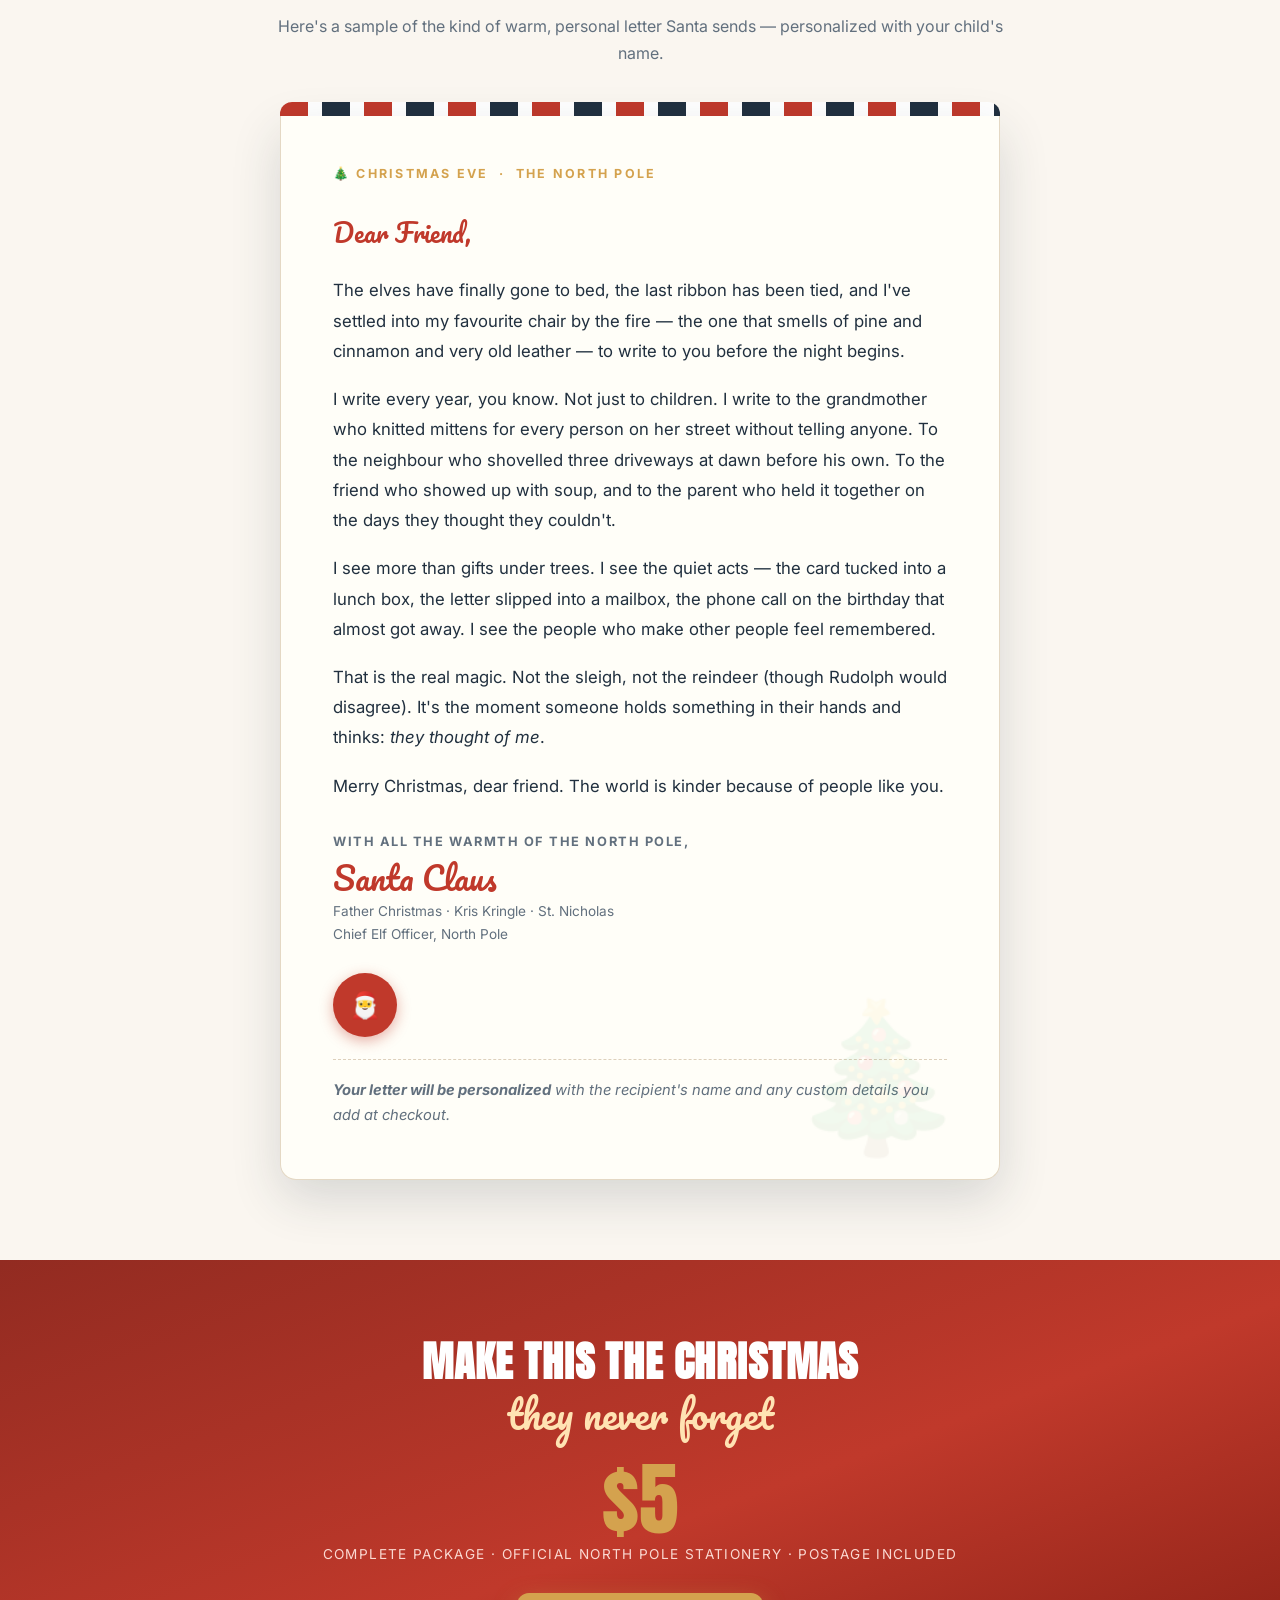
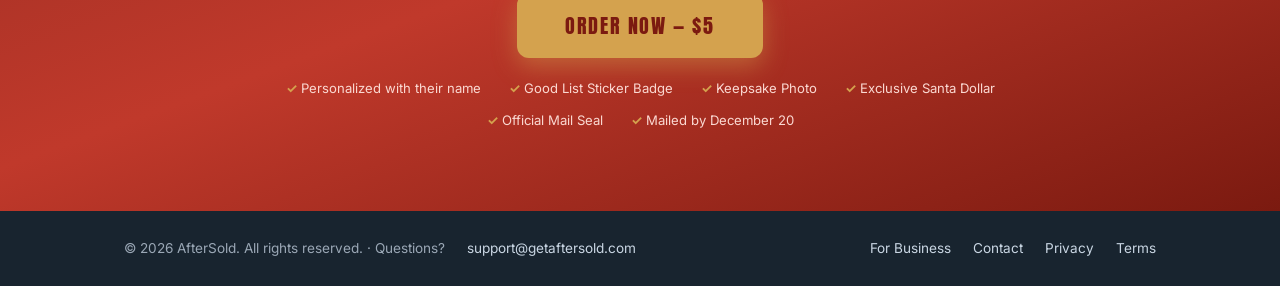
<file: santa-letter.html>
<!doctype html>
<html lang="en">
<head>
<!-- Google tag (gtag.js) -->
<script async src="https://www.googletagmanager.com/gtag/js?id=G-YV7B1PMZW4"></script>
<script>
  window.dataLayer = window.dataLayer || [];
  function gtag(){dataLayer.push(arguments);}
  gtag('js', new Date());
  gtag('config', 'G-YV7B1PMZW4');
</script>
<meta charset="utf-8">
<meta name="viewport" content="width=device-width, initial-scale=1">
<title>A Real Letter from Santa Claus — $5 | AfterSold</title>
<meta name="description" content="A personalized letter from Santa Claus — with a Santa Dollar, Keepsake Photo, Good List sticker, and more. Mailed to arrive before Christmas. Just $5.">
<link rel="canonical" href="https://getaftersold.com/santa-letter.html">
<meta property="og:type" content="website">
<meta property="og:title" content="A Real Letter from Santa — $5 | AfterSold">
<meta property="og:description" content="Personalized Santa letter with Official Seal, Good List sticker, Keepsake Photo & Santa Dollar. Mailed on official North Pole stationery. Just $5.">
<meta property="og:image" content="https://getaftersold.com/og-image.png">
<meta property="og:image:width" content="1200">
<meta property="og:image:height" content="630">
<meta property="og:url" content="https://getaftersold.com/santa-letter.html">
<meta property="og:site_name" content="AfterSold">
<link rel="icon" href="data:image/svg+xml,%3Csvg xmlns='http://www.w3.org/2000/svg' viewBox='0 0 64 64'%3E%3Crect x='4' y='14' width='56' height='38' rx='5' fill='%23C0392B'/%3E%3Cpath d='M6 18l26 20 26-20' fill='none' stroke='%23FAF6F0' stroke-width='4' stroke-linecap='round'/%3E%3Ccircle cx='32' cy='40' r='5' fill='%23D4A24E'/%3E%3C/svg%3E">
<link rel="preconnect" href="https://fonts.googleapis.com">
<link rel="preconnect" href="https://fonts.gstatic.com" crossorigin>
<link href="https://fonts.googleapis.com/css2?family=Anton&family=Pacifico&family=Inter:wght@400;500;600;700&display=swap" rel="stylesheet">
<link rel="stylesheet" href="css/style.css">
<style>
.santa-sticky{position:sticky;top:0;z-index:100;background:#922B21;color:#fff;display:flex;align-items:center;justify-content:center;gap:18px;padding:10px 20px;font-size:.9rem;font-weight:600;flex-wrap:wrap}
.santa-sticky span{letter-spacing:.06em}
.santa-sticky .sticky-price{font-family:'Anton',sans-serif;font-size:1.3rem;color:var(--gold)}
.santa-sticky .sticky-btn{background:var(--gold);color:#7B1A10;font-family:'Anton',sans-serif;text-transform:uppercase;letter-spacing:.08em;font-size:.85rem;padding:7px 20px;border-radius:8px;text-decoration:none;white-space:nowrap;transition:transform .15s}
.santa-sticky .sticky-btn:hover{transform:scale(1.04)}
.santa-sticky .deadline{color:#FFD9C9;font-size:.8rem}
.santa-hero{background:linear-gradient(160deg,#C0392B 0%,#922B21 55%,#1a2a3a 100%);color:#fff;text-align:center;padding:72px 24px 80px;position:relative;overflow:hidden}
.santa-hero .eyebrow{color:#FFE3B3;margin-bottom:14px}
.santa-hero h1 .h-caps{font-size:clamp(2.2rem,6vw,4.2rem)}
.santa-hero h1 .h-script{font-size:clamp(2rem,5.5vw,3.8rem);color:#FFE3B3;margin:6px 0}
.santa-hero h1 .h-caps-sm{font-size:clamp(1rem,2.6vw,1.7rem);color:#FFD9C9}
.santa-hero .hero-sub{color:#fbe9e5;max-width:580px;margin:20px auto 0;font-size:1.1rem}
.hero-price-block{display:inline-flex;flex-direction:column;align-items:center;background:rgba(255,255,255,.1);border:2px solid rgba(255,255,255,.25);border-radius:18px;padding:22px 40px 18px;margin:28px auto 0}
.hero-big-price{font-family:'Anton',sans-serif;font-size:4.5rem;color:var(--gold);line-height:1}
.hero-price-label{font-size:.8rem;color:#fbd9d2;letter-spacing:.12em;text-transform:uppercase;margin-top:4px;margin-bottom:16px}
.hero-order-btn{display:inline-block;font-family:'Anton',sans-serif;text-transform:uppercase;letter-spacing:.08em;font-size:1.25rem;padding:16px 48px;border-radius:12px;background:var(--gold);color:#7B1A10;text-decoration:none;box-shadow:0 8px 24px rgba(212,162,78,.45);transition:transform .15s,box-shadow .15s}
.hero-order-btn:hover{transform:translateY(-2px) scale(1.03);box-shadow:0 12px 30px rgba(212,162,78,.5)}
.hero-deadline{font-size:.82rem;color:#FFD9C9;margin-top:12px}
.flake{position:absolute;color:rgba(255,255,255,0.5);pointer-events:none;animation:drift 14s linear infinite}
.flake-1{top:6%;left:8%;font-size:1.2rem;animation-duration:14s}
.flake-2{top:14%;right:10%;font-size:2rem;animation-duration:10s;animation-delay:-3s}
.flake-3{top:35%;left:4%;font-size:1.5rem;animation-duration:16s;animation-delay:-7s}
.flake-4{top:10%;left:52%;font-size:1rem;animation-duration:12s;animation-delay:-2s}
.flake-5{top:22%;right:5%;font-size:1.7rem;animation-duration:13s;animation-delay:-9s}
@keyframes drift{0%{transform:translateY(0) rotate(0deg);opacity:.7}50%{opacity:.35}100%{transform:translateY(70px) rotate(35deg);opacity:.7}}
.whats-in{background:var(--cream);padding:72px 24px}
.whats-in-grid{display:grid;grid-template-columns:repeat(auto-fit,minmax(260px,1fr));gap:22px;margin-top:46px}
.include-card{background:#fff;border:1px solid #e7dbc6;border-radius:16px;padding:28px 26px;display:flex;gap:18px;align-items:flex-start;box-shadow:0 6px 18px rgba(33,48,63,.07);transition:transform .15s,box-shadow .15s}
.include-card:hover{transform:translateY(-3px);box-shadow:0 12px 28px rgba(33,48,63,.12)}
.include-icon{font-size:2rem;line-height:1;flex-shrink:0;margin-top:2px}
.include-card h3{font-family:'Anton',sans-serif;text-transform:uppercase;letter-spacing:.03em;font-size:1rem;margin-bottom:5px;color:var(--navy)}
.include-card p{color:var(--grey);font-size:.9rem;line-height:1.55}
.include-featured{border-color:var(--red);border-width:2px}
.include-featured h3{color:var(--red)}
.styles-section{background:var(--navy);color:#fff;padding:72px 24px;text-align:center}
.styles-section .stacked-head .h-caps{color:#fff;font-size:clamp(1.4rem,3.2vw,2.2rem)}
.styles-section .stacked-head .h-script{color:var(--gold)}
.styles-grid{display:flex;flex-wrap:wrap;gap:14px;justify-content:center;margin:34px 0 40px}
.style-chip{background:rgba(255,255,255,.1);border:1px solid rgba(255,255,255,.2);color:#fff;padding:10px 20px;border-radius:20px;font-size:.9rem;font-weight:600}
.style-note{color:#b8c4cf;max-width:560px;margin:0 auto 32px;font-size:.95rem}
.mid-cta{background:var(--red);color:#fff;text-align:center;padding:56px 24px}
.mid-cta .h-caps{font-size:clamp(1.4rem,3.2vw,2.2rem);color:#fff;display:block;margin-bottom:6px}
.mid-cta .h-script{font-size:clamp(1.3rem,3vw,2rem);color:#FFE3B3;display:block;margin-bottom:24px}
.mid-cta-price{font-family:'Anton',sans-serif;font-size:3.4rem;color:var(--gold);line-height:1;margin-bottom:6px}
.mid-cta-label{font-size:.8rem;color:#fbd9d2;letter-spacing:.12em;text-transform:uppercase;margin-bottom:24px}
.letter-section{background:var(--cream);padding:64px 24px 80px}
.letter-wrap{max-width:720px;margin:0 auto}
.letter-airmail-border{height:14px;border-radius:12px 12px 0 0;background:repeating-linear-gradient(90deg,#C0392B 0 28px,#fff 28px 42px,#21303f 42px 70px,#fff 70px 84px)}
.letter-card{background:#fffef8;border:1px solid #e4d8c4;border-top:none;border-radius:0 0 16px 16px;padding:48px 52px 52px;box-shadow:0 18px 50px rgba(33,48,63,.16);position:relative}
.letter-card::before{content:"🎄";position:absolute;font-size:9rem;opacity:0.05;right:32px;bottom:32px;pointer-events:none;line-height:1}
.letter-date{font-weight:700;font-size:.78rem;letter-spacing:.18em;text-transform:uppercase;color:var(--gold);margin-bottom:28px}
.letter-salutation{font-family:'Pacifico',cursive;font-size:1.55rem;color:var(--red);margin-bottom:22px}
.letter-body{font-size:1.05rem;line-height:1.8;color:var(--ink)}
.letter-body p{margin-bottom:18px}
.letter-body p:last-child{margin-bottom:0}
.letter-sign-block{margin-top:30px}
.letter-sign-label{font-size:.8rem;font-weight:700;letter-spacing:.12em;text-transform:uppercase;color:var(--grey);margin-bottom:6px}
.letter-sign{font-family:'Pacifico',cursive;font-size:2rem;color:var(--red);line-height:1.2}
.letter-sign-title{font-size:.85rem;color:var(--grey);margin-top:4px}
.seal{display:flex;align-items:center;justify-content:center;width:64px;height:64px;border-radius:50%;background:var(--red);color:#fff;font-size:1.6rem;box-shadow:0 4px 14px rgba(192,57,43,.4);margin-top:28px}
.letter-ps{font-size:.92rem;color:var(--grey);font-style:italic;margin-top:22px;padding-top:18px;border-top:1px dashed #ddd0bc}
.final-santa-cta{background:linear-gradient(160deg,#922B21 0%,#C0392B 50%,#7B1A10 100%);color:#fff;text-align:center;padding:80px 24px;position:relative;overflow:hidden}
.final-santa-cta .stacked-head .h-caps{color:#fff;font-size:clamp(1.6rem,3.6vw,2.6rem)}
.final-santa-cta .stacked-head .h-script{color:#FFE3B3}
.final-big-price{font-family:'Anton',sans-serif;font-size:5rem;color:var(--gold);line-height:1;margin:20px 0 4px}
.final-price-sub{color:#fbd9d2;font-size:.85rem;letter-spacing:.1em;text-transform:uppercase;margin-bottom:28px}
.trust-row{display:flex;flex-wrap:wrap;justify-content:center;gap:10px 28px;margin-top:20px}
.trust-row span{font-size:.82rem;color:#fbd9d2}
.trust-row span::before{content:"✓ ";color:var(--gold);font-weight:700}
.announce{background:#7B241C}
.announce strong{color:#FFE3B3}
</style>
</head>
<body>
<a class="skip-link" href="#main">Skip to content</a>

<div class="announce">🎅 <strong>OFFICIAL SANTA CLAUS HOUSE STATIONERY.</strong> REAL LETTERS, REAL MAGIC — MAILED BEFORE CHRISTMAS. ❄️</div>

<header class="site-header">
  <nav class="nav" aria-label="Primary">
    <a class="brand" href="index.html">
      <span class="brand-mark" aria-hidden="true">
        <svg viewBox="0 0 64 64" width="26" height="26" focusable="false" aria-hidden="true">
          <rect x="4" y="14" width="56" height="38" rx="5" fill="currentColor"/>
          <path d="M6 18l26 20 26-20" fill="none" stroke="#FAF6F0" stroke-width="4" stroke-linecap="round"/>
        </svg>
      </span>
      AfterSold
    </a>
    <div class="nav-links" id="navLinks">
      <a href="index.html">Home</a>
      <a href="index.html#plans">Plans</a>
      <a href="santa-letter.html">🎅 Santa Letter</a>
      <a href="business.html">For Business</a>
    </div>
    <a class="button button-primary nav-cta" href="cart.html?plan=santa-letter">Order — $5</a>
    <button class="nav-toggle" type="button" aria-label="Open menu" aria-expanded="false" aria-controls="navLinks"><span></span><span></span><span></span></button>
  </nav>
</header>

<div class="santa-sticky">
  <span>🎅 Real Letter from Santa — personalized &amp; mailed</span>
  <span class="sticky-price">$5</span>
  <span class="deadline">⏰ Order by Dec 20 to arrive before Christmas</span>
  <a class="sticky-btn" href="cart.html?plan=santa-letter">Order Now</a>
</div>

<main id="main">

  <section class="santa-hero">
    <span class="flake flake-1" aria-hidden="true">❄</span>
    <span class="flake flake-2" aria-hidden="true">❅</span>
    <span class="flake flake-3" aria-hidden="true">❆</span>
    <span class="flake flake-4" aria-hidden="true">❄</span>
    <span class="flake flake-5" aria-hidden="true">❅</span>
    <div class="hero-inner">
      <p class="eyebrow">✉️ Official Delivery from the North Pole</p>
      <h1>
        <span class="h-caps">A real letter from</span>
        <span class="h-script">Santa Claus</span>
        <span class="h-caps h-caps-sm">personalized, sealed &amp; mailed to your door</span>
      </h1>
      <p class="hero-sub">Printed on our official North Pole stationery, signed by Santa, and packed with keepsakes — mailed directly to your child in time for Christmas.</p>
      <div class="hero-price-block">
        <div class="hero-big-price">$5</div>
        <p class="hero-price-label">One complete Santa letter package</p>
        <a class="hero-order-btn" href="cart.html?plan=santa-letter">Order Now — $5</a>
        <p class="hero-deadline">⏰ Order by December 20 to arrive before Christmas</p>
      </div>
    </div>
  </section>

  <section class="whats-in section" id="includes">
    <div class="section-inner">
      <h2 class="stacked-head center"><span class="h-caps">Everything in the package</span><span class="h-script">real magic, all included</span></h2>
      <div class="whats-in-grid">
        <div class="include-card include-featured"><div class="include-icon">📜</div><div><h3>Personalized Santa Letter</h3><p>Written to your child by name — with optional custom text you provide. Several letter styles available so siblings each receive a different letter.</p></div></div>
        <div class="include-card include-featured"><div class="include-icon">🏠</div><div><h3>North Pole Stationery</h3><p>Printed on our official North Pole letterhead — premium, festive paper crowned with Santa's seal, made to be kept.</p></div></div>
        <div class="include-card"><div class="include-icon">🔴</div><div><h3>Santa's Official Mail Seal</h3><p>An exclusive wax-style "Santa's Official Mail" seal — the mark that proves this letter is the real thing.</p></div></div>
        <div class="include-card"><div class="include-icon">⭐</div><div><h3>Good List Sticker Badge</h3><p>A jumbo sticker officially proclaiming the recipient to be on Santa's Good List. Great for little ones to wear and show off.</p></div></div>
        <div class="include-card"><div class="include-icon">📸</div><div><h3>Keepsake Photo</h3><p>A keepsake photo included with every package — something to treasure and remember long after Christmas morning.</p></div></div>
        <div class="include-card"><div class="include-icon">💵</div><div><h3>Exclusive Santa Dollar</h3><p>An exclusive Santa Dollar tucked inside — a magical collectible the kids will love to show their friends.</p></div></div>
        <div class="include-card"><div class="include-icon">📬</div><div><h3>Mailed to Arrive in Time</h3><p>We handle stamping, addressing, and mailing. Order by December 20 and it arrives before Christmas Day.</p></div></div>
        <div class="include-card"><div class="include-icon">🎨</div><div><h3>Multiple Letter Styles</h3><p>Choose the style that suits the occasion. Most styles come in several formats — so every child at the same address gets a unique letter.</p></div></div>
      </div>
      <div style="text-align:center;margin-top:48px">
        <div style="font-family:'Anton',sans-serif;font-size:3.2rem;color:var(--red);line-height:1">$5</div>
        <p style="color:var(--grey);font-size:.85rem;margin:6px 0 22px;letter-spacing:.1em;text-transform:uppercase">All of the above, shipped to their door</p>
        <a class="button button-primary button-lg" href="cart.html?plan=santa-letter">Order Now — $5</a>
      </div>
    </div>
  </section>

  <section class="styles-section">
    <div class="section-inner narrow">
      <h2 class="stacked-head center"><span class="h-caps">Choose your letter style</span><span class="h-script">something for every child</span></h2>
      <div class="styles-grid">
        <span class="style-chip">📜 Classic Santa Letterhead</span>
        <span class="style-chip">⭐ Good List Edition</span>
        <span class="style-chip">🎁 Nice List Special</span>
        <span class="style-chip">🦌 Reindeer Adventure</span>
        <span class="style-chip">🍪 Cookie Thank-You</span>
        <span class="style-chip">🌟 North Pole News</span>
      </div>
      <p class="style-note">Most styles come in several formats — so if you have multiple children at the same address, each one receives a completely different letter.</p>
      <a class="button button-invert button-lg" href="cart.html?plan=santa-letter">Pick Your Style — $5</a>
    </div>
  </section>

  <section class="mid-cta">
    <span class="h-caps">Don't let Christmas morning pass</span>
    <span class="h-script">without a letter on the mantel</span>
    <div class="mid-cta-price">$5</div>
    <div class="mid-cta-label">Complete package · Postage included · Arrives before Christmas</div>
    <a class="button button-invert button-lg" href="cart.html?plan=santa-letter">Order Now — $5</a>
  </section>

  <section class="letter-section">
    <div class="section-inner narrow" style="text-align:center;margin-bottom:36px">
      <h2 class="stacked-head center"><span class="h-caps">A letter like this one</span><span class="h-script">arrives at their door</span></h2>
      <p style="color:var(--grey)">Here's a sample of the kind of warm, personal letter Santa sends — personalized with your child's name.</p>
    </div>
    <div class="letter-wrap">
      <div class="letter-airmail-border" aria-hidden="true"></div>
      <div class="letter-card">
        <p class="letter-date">🎄 Christmas Eve &nbsp;&middot;&nbsp; The North Pole</p>
        <p class="letter-salutation">Dear Friend,</p>
        <div class="letter-body">
          <p>The elves have finally gone to bed, the last ribbon has been tied, and I've settled into my favourite chair by the fire — the one that smells of pine and cinnamon and very old leather — to write to you before the night begins.</p>
          <p>I write every year, you know. Not just to children. I write to the grandmother who knitted mittens for every person on her street without telling anyone. To the neighbour who shovelled three driveways at dawn before his own. To the friend who showed up with soup, and to the parent who held it together on the days they thought they couldn't.</p>
          <p>I see more than gifts under trees. I see the quiet acts — the card tucked into a lunch box, the letter slipped into a mailbox, the phone call on the birthday that almost got away. I see the people who make other people feel remembered.</p>
          <p>That is the real magic. Not the sleigh, not the reindeer (though Rudolph would disagree). It's the moment someone holds something in their hands and thinks: <em>they thought of me</em>.</p>
          <p>Merry Christmas, dear friend. The world is kinder because of people like you.</p>
        </div>
        <div class="letter-sign-block">
          <p class="letter-sign-label">With all the warmth of the North Pole,</p>
          <p class="letter-sign">Santa Claus</p>
          <p class="letter-sign-title">Father Christmas &middot; Kris Kringle &middot; St. Nicholas<br>Chief Elf Officer, North Pole</p>
        </div>
        <div class="seal" aria-hidden="true">🎅</div>
        <p class="letter-ps"><strong>Your letter will be personalized</strong> with the recipient's name and any custom details you add at checkout.</p>
      </div>
    </div>
  </section>

  <section class="final-santa-cta">
    <div class="section-inner narrow">
      <h2 class="stacked-head center"><span class="h-caps">Make this the Christmas</span><span class="h-script">they never forget</span></h2>
      <div class="final-big-price">$5</div>
      <p class="final-price-sub">Complete package · Official North Pole stationery · Postage included</p>
      <a class="hero-order-btn" href="cart.html?plan=santa-letter">Order Now — $5</a>
      <div class="trust-row">
        <span>Personalized with their name</span>
        <span>Good List Sticker Badge</span>
        <span>Keepsake Photo</span>
        <span>Exclusive Santa Dollar</span>
        <span>Official Mail Seal</span>
        <span>Mailed by December 20</span>
      </div>
    </div>
  </section>

</main>

<footer class="site-footer">
  <div class="footer-inner">
    <p>&copy; 2026 AfterSold. All rights reserved. · Questions? <a href="mailto:support@getaftersold.com">support@getaftersold.com</a></p>
    <nav aria-label="Legal">
      <a href="business.html">For Business</a>
      <a href="mailto:support@getaftersold.com">Contact</a>
      <a href="privacy.html">Privacy</a>
      <a href="terms.html">Terms</a>
    </nav>
  </div>
</footer>

<script src="js/main.js"></script>
</body>
</html>
</file>
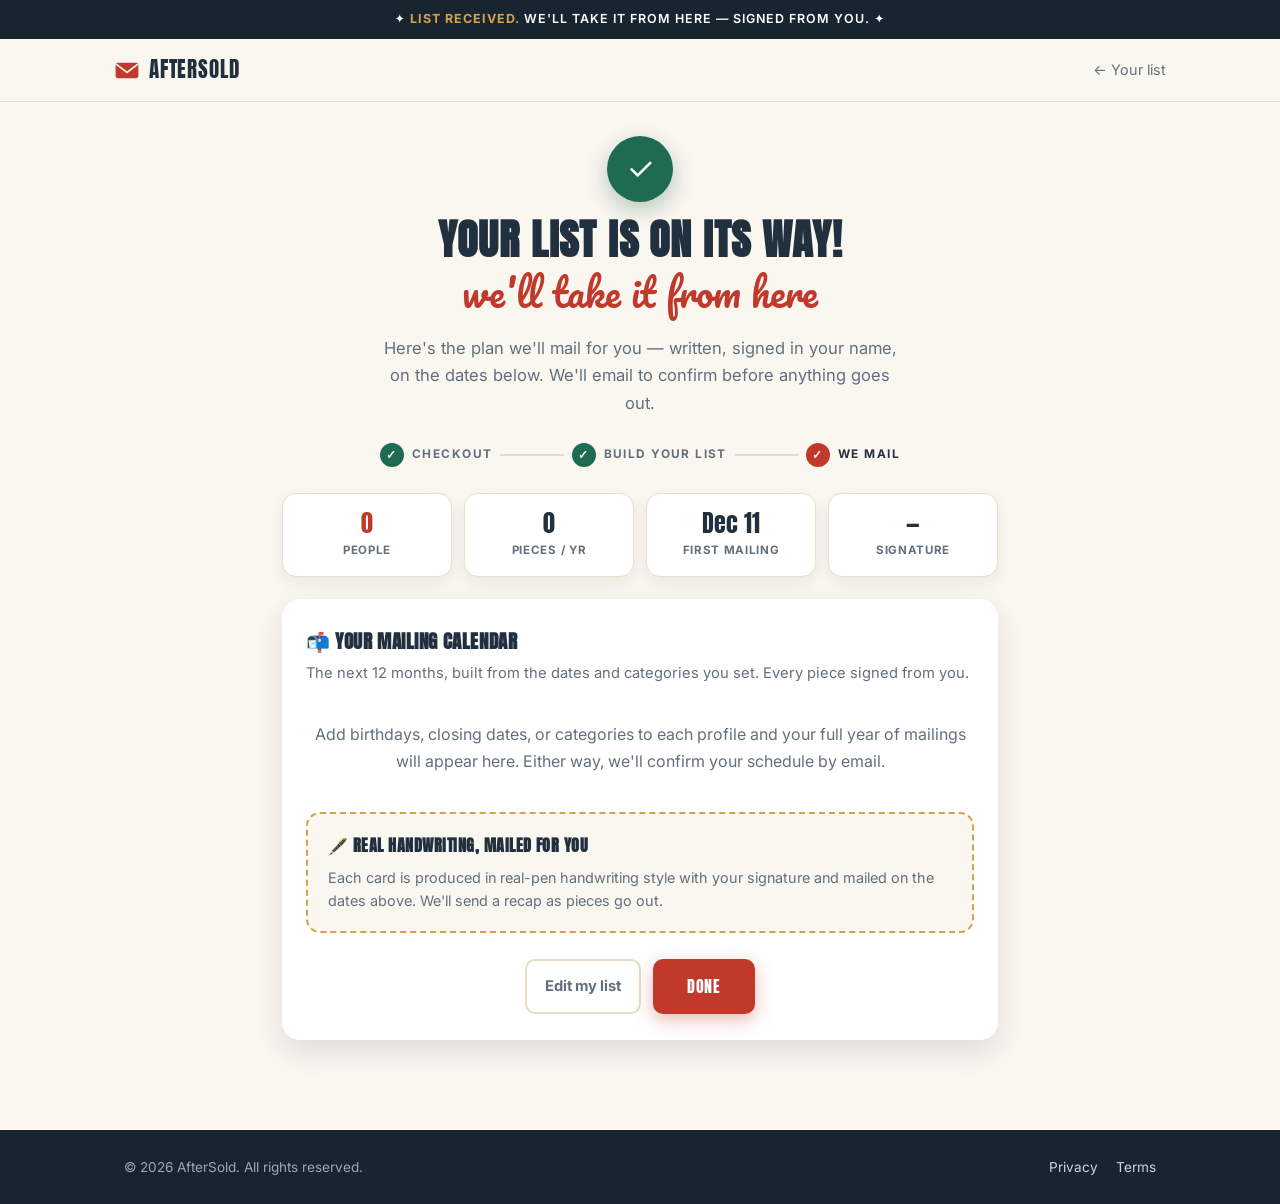
<file: sent.html>
<!doctype html>
<html lang="en">
<head>
  <meta charset="utf-8">
  <meta name="viewport" content="width=device-width, initial-scale=1">
  <title>Your list is on its way — AfterSold</title>
  <meta name="description" content="Your AfterSold list is in. Here's your personalized year of mailings — written and signed from you.">
  <meta name="robots" content="noindex">
  <link rel="icon" href="data:image/svg+xml,%3Csvg xmlns='http://www.w3.org/2000/svg' viewBox='0 0 64 64'%3E%3Crect x='4' y='14' width='56' height='38' rx='5' fill='%23C0392B'/%3E%3Cpath d='M6 18l26 20 26-20' fill='none' stroke='%23FAF6F0' stroke-width='4' stroke-linecap='round'/%3E%3Ccircle cx='32' cy='40' r='5' fill='%23D4A24E'/%3E%3C/svg%3E">
  <link rel="preconnect" href="https://fonts.googleapis.com">
  <link rel="preconnect" href="https://fonts.gstatic.com" crossorigin>
  <link href="https://fonts.googleapis.com/css2?family=Anton&family=Pacifico&family=Inter:wght@400;500;600;700&display=swap" rel="stylesheet">
  <link rel="stylesheet" href="css/style.css">
  <style>
    .sw{max-width:760px;margin:0 auto;padding:34px 22px 90px}
    .sw-head{text-align:center;margin-bottom:8px}
    .checkmark{width:66px;height:66px;border-radius:50%;background:#1E6B52;color:#fff;display:grid;place-items:center;margin:0 auto 16px;font-size:2rem;box-shadow:0 8px 22px rgba(30,107,82,.32);animation:pop .5s cubic-bezier(.2,1.6,.4,1)}
    @keyframes pop{0%{transform:scale(0)}60%{transform:scale(1.18)}100%{transform:scale(1)}}
    .sw-sub{text-align:center;color:var(--grey);max-width:520px;margin:8px auto 0;font-size:1.04rem}
    .steps-bar{display:flex;align-items:center;justify-content:center;gap:8px;margin:26px auto 26px;max-width:520px;color:var(--grey);font-size:.74rem;font-weight:700;letter-spacing:.12em;text-transform:uppercase}
    .steps-bar .st{display:flex;align-items:center;gap:8px}
    .steps-bar .dot{width:24px;height:24px;border-radius:50%;display:grid;place-items:center;background:#e7dbc6;color:var(--navy);font-family:'Anton',sans-serif}
    .steps-bar .st.done .dot{background:#1E6B52;color:#fff}
    .steps-bar .st.active .dot{background:var(--red);color:#fff}
    .steps-bar .st.active{color:var(--navy)}
    .steps-bar .bar{flex:1;height:2px;background:#e7dbc6;min-width:22px}
    .recap{display:grid;grid-template-columns:repeat(4,1fr);gap:12px;margin-bottom:22px}
    @media(max-width:560px){.recap{grid-template-columns:1fr 1fr}}
    .stat{background:#fff;border:1px solid #ecdfc8;border-radius:14px;padding:16px 14px;text-align:center;box-shadow:0 6px 16px rgba(33,48,63,.07)}
    .stat .v{font-family:'Anton',sans-serif;font-size:1.5rem;color:var(--navy);line-height:1.1}
    .stat .v.red{color:var(--red)}
    .stat .k{font-size:.72rem;font-weight:700;letter-spacing:.06em;text-transform:uppercase;color:var(--grey);margin-top:5px}
    .card{background:#fff;border-radius:18px;padding:26px 24px;box-shadow:0 12px 30px rgba(33,48,63,.12)}
    .card h2{font-family:'Anton',sans-serif;text-transform:uppercase;letter-spacing:.03em;color:var(--navy);font-size:1.2rem;margin-bottom:4px}
    .card .muted{color:var(--grey);font-size:.92rem;margin-bottom:18px}
    .cal-month{font-family:'Anton',sans-serif;text-transform:uppercase;letter-spacing:.05em;color:var(--red);font-size:.95rem;margin:18px 0 8px;padding-bottom:6px;border-bottom:2px solid #f1ece2}
    .cal-month:first-of-type{margin-top:0}
    .ev{display:flex;align-items:center;gap:13px;padding:10px 0;border-bottom:1px solid #f6f1e8}
    .ev:last-child{border-bottom:none}
    .ev .emo{width:38px;height:38px;border-radius:50%;background:var(--cream);display:grid;place-items:center;font-size:1.1rem;flex:none}
    .ev .when{font-family:'Anton',sans-serif;color:var(--navy);font-size:.95rem;width:62px;flex:none}
    .ev .what{color:var(--ink);font-size:.93rem}
    .cal-empty{text-align:center;color:var(--grey);padding:18px 6px}
    .cal-more{text-align:center;color:var(--grey);font-size:.88rem;margin-top:14px;font-style:italic}
    .auto-note{background:var(--cream);border:2px dashed var(--gold);border-radius:14px;padding:18px 20px;margin-top:20px}
    .auto-note strong{font-family:'Anton',sans-serif;text-transform:uppercase;letter-spacing:.03em;color:var(--navy)}
    .auto-note p{color:var(--grey);font-size:.9rem;margin-top:6px}
    .endcta{text-align:center;margin-top:26px;display:flex;gap:12px;justify-content:center;flex-wrap:wrap}
    .endcta a.ghost{color:var(--grey);text-decoration:none;font-weight:700;font-size:.92rem;padding:13px 18px;border:2px solid #e7dbc6;border-radius:10px}
    .endcta a.ghost:hover{border-color:var(--red);color:var(--red)}
    .back-link{color:var(--grey);text-decoration:none;font-size:.9rem}.back-link:hover{color:var(--red)}
  </style>
</head>
<body>
  <div class="announce">✦ <strong>LIST RECEIVED.</strong> WE'LL TAKE IT FROM HERE — SIGNED FROM YOU. ✦</div>
  <header class="site-header">
    <nav class="nav" aria-label="Primary">
      <a class="brand" href="index.html"><span class="brand-mark" aria-hidden="true"><svg viewBox="0 0 64 64" width="26" height="26" aria-hidden="true"><rect x="4" y="14" width="56" height="38" rx="5" fill="currentColor"/><path d="M6 18l26 20 26-20" fill="none" stroke="#FAF6F0" stroke-width="4" stroke-linecap="round"/></svg></span>AfterSold</a>
      <a class="back-link" href="list.html" style="margin-left:auto">← Your list</a>
    </nav>
  </header>

  <main class="sw">
    <div class="sw-head">
      <div class="checkmark" aria-hidden="true">✓</div>
      <h1 class="stacked-head center"><span class="h-caps">Your list is on its way!</span><span class="h-script">we'll take it from here</span></h1>
      <p class="sw-sub">Here's the plan we'll mail for you — written, signed in your name, on the dates below. We'll email to confirm before anything goes out.</p>
    </div>

    <div class="steps-bar" aria-hidden="true">
      <span class="st done"><span class="dot">✓</span>Checkout</span>
      <span class="bar"></span>
      <span class="st done"><span class="dot">✓</span>Build your list</span>
      <span class="bar"></span>
      <span class="st active"><span class="dot">✓</span>We mail</span>
    </div>

    <div class="recap">
      <div class="stat"><div class="v red" id="rCount">0</div><div class="k">People</div></div>
      <div class="stat"><div class="v" id="rPieces">0</div><div class="k">Pieces / yr</div></div>
      <div class="stat"><div class="v" id="rFirst">—</div><div class="k">First mailing</div></div>
      <div class="stat"><div class="v" id="rSig">—</div><div class="k">Signature</div></div>
    </div>

    <section class="card">
      <h2>📬 Your mailing calendar</h2>
      <p class="muted" id="calLede">The next 12 months, built from the dates and categories you set. Every piece signed from you.</p>
      <div id="cal"></div>
      <p class="cal-more" id="calMore" hidden></p>
      <div class="auto-note">
        <strong>🖋️ Real handwriting, mailed for you</strong>
        <p>Each card is produced in real-pen handwriting style with your signature and mailed on the dates above. We'll send a recap as pieces go out.</p>
      </div>
      <div class="endcta">
        <a class="ghost" href="list.html">Edit my list</a>
        <a class="button button-primary" href="index.html">Done</a>
      </div>
    </section>
  </main>

  <footer class="site-footer">
    <div class="footer-inner">
      <p>© 2026 AfterSold. All rights reserved.</p>
      <nav aria-label="Legal"><a href="privacy.html">Privacy</a><a href="terms.html">Terms</a></nav>
    </div>
  </footer>

  <script>
  (function(){
    "use strict";
    var $=function(id){return document.getElementById(id);};
    function load(){ try{ return JSON.parse(localStorage.getItem('aftersold_list')||'[]'); }catch(e){ return []; } }
    var PLAN_NAMES={"one-month":"One a Month","three-month":"Three a Month","ten-month":"Ten a Month","whole-family":"The Whole Family","year":"The Year Plan","keep-in-touch":"Keep In Touch","never-forgotten":"Never Forgotten","letters":"AfterSold Letters"};
    var list=load();
    var hasSig=false; try{ hasSig=!!localStorage.getItem('aftersold_signature'); }catch(e){}
    var now=new Date();

    // ---- recap ----
    $('rCount').textContent=list.length;
    $('rSig').textContent = hasSig? "✓" : "—";
    var first=new Date(now.getTime()+7*864e5);
    $('rFirst').textContent = first.toLocaleDateString('en-US',{month:'short',day:'numeric'});

    // ---- build calendar ----
    var horizon=new Date(now.getFullYear()+1, now.getMonth(), now.getDate());
    var events=[];
    function md(s){ if(!s) return null; var d=new Date(s+'T00:00:00'); return isNaN(d.getTime())?null:{m:d.getMonth(),day:d.getDate()}; }
    function nextAnnual(x){ if(!x) return null; var y=now.getFullYear(); var e=new Date(y,x.m,x.day); if(e<now) e=new Date(y+1,x.m,x.day); return e; }
    function seasonal(m,day){ var y=now.getFullYear(); var e=new Date(y,m,day); if(e<now) e=new Date(y+1,m,day); return e; }
    function monthsOut(n,day){ return new Date(now.getFullYear(), now.getMonth()+n, day); }
    function add(date,emo,label){ if(date && date>=now && date<=horizon) events.push({d:date,e:emo,l:label}); }

    list.forEach(function(p){
      var nm=(p.name||"A recipient").split(" ")[0] || p.name || "Recipient";
      var d=p.dates||{}, cats=p.categories||[];
      add(nextAnnual(md(d.birthday)), "🎂", "Birthday card — "+nm);
      add(nextAnnual(md(d.closing)), "🏡", (p.relationship==="Car buyer"?"Purchase":"Home")+" anniversary — "+nm);
      add(nextAnnual(md(d.anniversary)), "💍", "Anniversary card — "+nm);
      if(cats.indexOf("Holidays")>-1){ add(seasonal(10,25),"🦃","Thanksgiving — "+nm); add(seasonal(11,12),"🎄","Holiday card — "+nm); }
      if(cats.indexOf("Local history")>-1){ for(var k=1;k<=3;k++) add(monthsOut(k,15),"📜","Local history letter "+k+" — "+nm); }
      if(cats.indexOf("Heritage story")>-1){ add(monthsOut(2,10),"🌳","Heritage letter — "+nm); }
      if(cats.indexOf("Just because")>-1 || cats.indexOf("Thinking of you")>-1){ add(monthsOut(3+(nm.length%6),9),"💌","Thinking of you — "+nm); }
      if(cats.indexOf("Get well")>-1){ add(monthsOut(1+(nm.length%3),20),"🌷","Get-well card — "+nm); }
      if(cats.indexOf("Congrats")>-1){ add(monthsOut(2+(nm.length%4),5),"🎉","Congrats card — "+nm); }
    });

    events.sort(function(a,b){ return a.d-b.d; });
    $('rPieces').textContent = events.length;

    var cal=$('cal');
    if(events.length===0){
      cal.innerHTML='<div class="cal-empty">Add birthdays, closing dates, or categories to each profile and your full year of mailings will appear here. Either way, we\'ll confirm your schedule by email.</div>';
    } else {
      var shown=events.slice(0,60), curMonth="";
      shown.forEach(function(ev){
        var mk=ev.d.toLocaleDateString('en-US',{month:'long',year:'numeric'});
        if(mk!==curMonth){ curMonth=mk; var h=document.createElement('div'); h.className="cal-month"; h.textContent=mk; cal.appendChild(h); }
        var row=document.createElement('div'); row.className="ev";
        row.innerHTML='<span class="emo">'+ev.e+'</span><span class="when">'+ev.d.toLocaleDateString('en-US',{month:'short',day:'numeric'})+'</span><span class="what"></span>';
        row.querySelector('.what').textContent=ev.l;
        cal.appendChild(row);
      });
      if(events.length>60){ var mo=$('calMore'); mo.hidden=false; mo.textContent="+ "+(events.length-60)+" more scheduled this year"; }
    }
  })();
  </script>
</body>
</html>
</file>
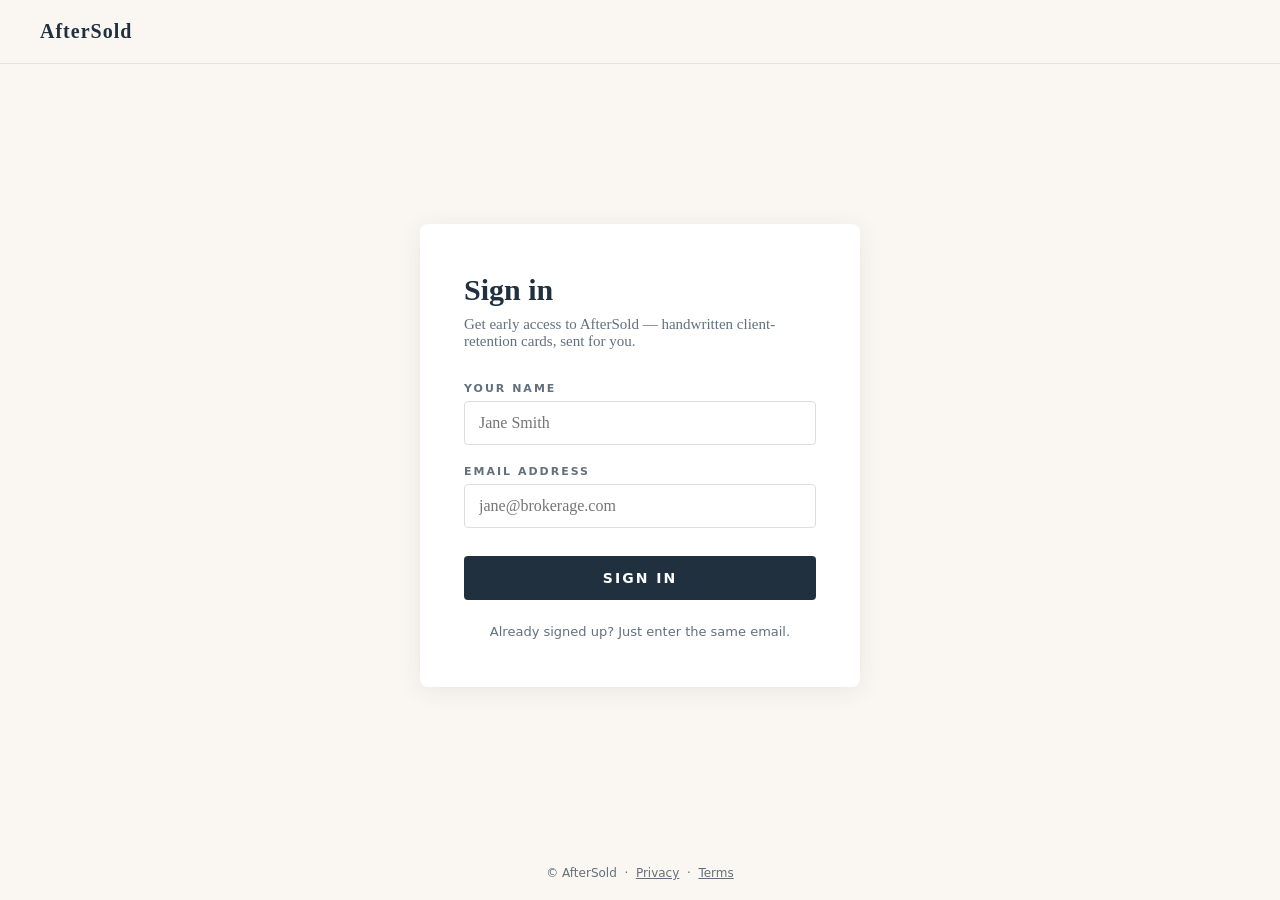
<file: signin.html>
<!doctype html>
<html lang="en">
<head>
  <meta charset="utf-8">
  <meta name="viewport" content="width=device-width, initial-scale=1">
  <title>Sign in — AfterSold</title>
  <meta name="description" content="Sign in for early access to AfterSold — handwritten client-retention cards for real estate agents.">
  <link rel="icon" href="og-image.png">
  <style>
    :root {
      --brand: #21303f;
      --accent: #C0392B;
      --muted: #62707e;
      --bg: #faf7f2;
      --card: #ffffff;
      --border: #e8e2d5;
    }
    * { box-sizing: border-box; }
    body {
      font-family: Georgia, "Times New Roman", serif;
      background: var(--bg);
      color: var(--brand);
      margin: 0;
      min-height: 100vh;
      display: flex;
      flex-direction: column;
    }
    header {
      padding: 20px 40px;
      border-bottom: 1px solid var(--border);
    }
    header a { color: var(--brand); text-decoration: none; font-weight: bold; font-size: 20px; letter-spacing: 1px; }
    main { flex: 1; display: flex; align-items: center; justify-content: center; padding: 40px 20px; }
    .card {
      background: var(--card);
      padding: 48px 44px;
      border-radius: 8px;
      box-shadow: 0 4px 24px rgba(33, 48, 63, 0.08);
      max-width: 440px;
      width: 100%;
    }
    h1 {
      margin: 0 0 8px;
      font-size: 30px;
      line-height: 1.2;
    }
    .sub {
      color: var(--muted);
      margin: 0 0 32px;
      font-size: 15px;
    }
    label {
      display: block;
      font-size: 11px;
      letter-spacing: 2px;
      text-transform: uppercase;
      color: var(--muted);
      margin: 20px 0 6px;
      font-family: system-ui, sans-serif;
      font-weight: 600;
    }
    input {
      width: 100%;
      padding: 12px 14px;
      border: 1px solid #ddd;
      border-radius: 4px;
      font-size: 16px;
      font-family: inherit;
      background: #fff;
    }
    input:focus {
      outline: none;
      border-color: var(--accent);
      box-shadow: 0 0 0 3px rgba(192, 57, 43, 0.1);
    }
    button {
      margin-top: 28px;
      width: 100%;
      padding: 14px;
      background: var(--brand);
      color: #fff;
      border: none;
      border-radius: 4px;
      font-size: 14px;
      font-family: system-ui, sans-serif;
      cursor: pointer;
      letter-spacing: 2px;
      text-transform: uppercase;
      font-weight: 600;
      transition: background 0.15s;
    }
    button:hover:not(:disabled) { background: #1a252f; }
    button:disabled { background: #aaa; cursor: not-allowed; }
    .msg {
      margin-top: 20px;
      padding: 12px 14px;
      border-radius: 4px;
      font-size: 14px;
      font-family: system-ui, sans-serif;
    }
    .msg.ok { background: #e8f5e9; color: #2e7d32; }
    .msg.err { background: #ffebee; color: #c62828; }
    .foot {
      text-align: center;
      margin-top: 24px;
      font-size: 13px;
      color: var(--muted);
      font-family: system-ui, sans-serif;
    }
    .foot a { color: var(--brand); }
    footer { padding: 20px; text-align: center; color: var(--muted); font-size: 12px; font-family: system-ui, sans-serif; }
  </style>
</head>
<body>
  <header><a href="/">AfterSold</a></header>
  <main>
    <div class="card">
      <h1>Sign in</h1>
      <p class="sub">Get early access to AfterSold — handwritten client-retention cards, sent for you.</p>
      <form id="f" novalidate>
        <label for="name">Your name</label>
        <input id="name" name="name" type="text" required autocomplete="name" placeholder="Jane Smith">
        <label for="email">Email address</label>
        <input id="email" name="email" type="email" required autocomplete="email" placeholder="jane@brokerage.com">
        <button id="btn" type="submit">Sign in</button>
      </form>
      <div id="msg" class="msg" style="display:none" role="status" aria-live="polite"></div>
      <div class="foot">Already signed up? Just enter the same email.</div>
    </div>
  </main>
  <footer>&copy; AfterSold &nbsp;·&nbsp; <a href="/privacy.html" style="color:inherit">Privacy</a> &nbsp;·&nbsp; <a href="/terms.html" style="color:inherit">Terms</a></footer>
  <script>
    (function () {
      var API = "https://aftersold-site.dakota-valley-haul-600589.workers.dev";
      var f = document.getElementById("f");
      var msg = document.getElementById("msg");
      var btn = document.getElementById("btn");

      function show(text, ok) {
        msg.textContent = text;
        msg.className = "msg " + (ok ? "ok" : "err");
        msg.style.display = "block";
      }

      f.addEventListener("submit", async function (e) {
        e.preventDefault();
        var name = document.getElementById("name").value.trim();
        var email = document.getElementById("email").value.trim();
        if (!name) { show("Please enter your name.", false); return; }
        if (!/^[^@\s]+@[^@\s]+\.[^@\s]+$/.test(email)) { show("Please enter a valid email.", false); return; }
        btn.disabled = true;
        btn.textContent = "Signing in…";
        msg.style.display = "none";
        try {
          var r = await fetch(API + "/api/signup", {
            method: "POST",
            headers: { "Content-Type": "application/json" },
            body: JSON.stringify({ name: name, email: email, source: "signin" })
          });
          var data = await r.json();
          if (r.ok) {
            if (data.duplicate) {
              show("Welcome back — you're already on the list.", true);
            } else {
              show("Thanks! You're on the list. We'll be in touch.", true);
              f.reset();
            }
          } else {
            show(data.error || "Something went wrong. Try again.", false);
          }
        } catch (err) {
          show("Network error. Please try again.", false);
        }
        btn.disabled = false;
        btn.textContent = "Sign in";
      });
    })();
  </script>
</body>
</html>
</file>
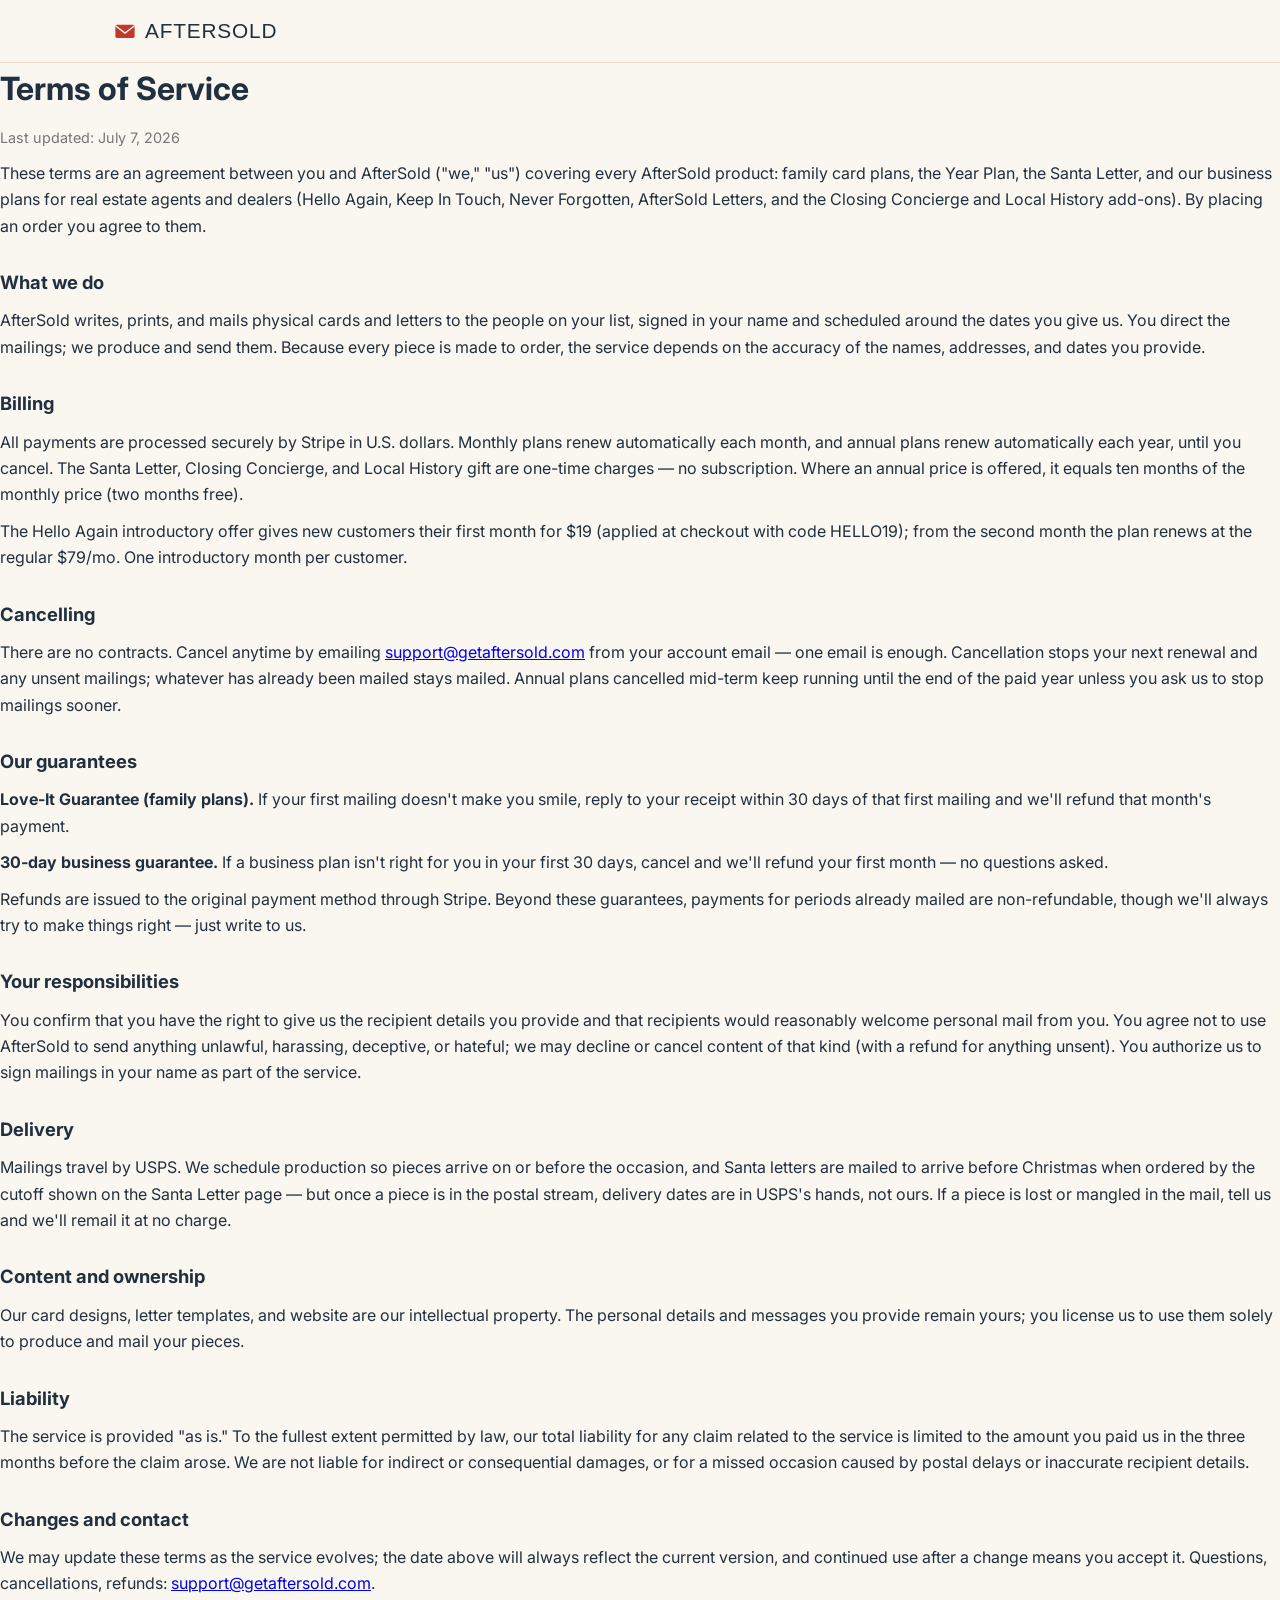
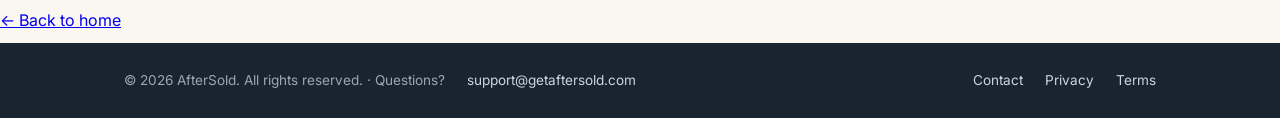
<file: terms.html>
<!doctype html>
<html lang="en">
<head>
  <meta charset="utf-8">
  <meta name="viewport" content="width=device-width, initial-scale=1">
  <title>Terms of Service — AfterSold</title>
  <meta name="description" content="AfterSold terms of service.">
  <meta name="robots" content="noindex">
  <link rel="icon" href="data:image/svg+xml,%3Csvg xmlns='http://www.w3.org/2000/svg' viewBox='0 0 64 64'%3E%3Crect x='4' y='14' width='56' height='38' rx='5' fill='%23C0392B'/%3E%3Cpath d='M6 18l26 20 26-20' fill='none' stroke='%23FAF6F0' stroke-width='4' stroke-linecap='round'/%3E%3Ccircle cx='32' cy='40' r='5' fill='%23D4A24E'/%3E%3C/svg%3E">
  <link rel="preconnect" href="https://fonts.googleapis.com">
  <link rel="preconnect" href="https://fonts.gstatic.com" crossorigin>
  <link href="https://fonts.googleapis.com/css2?family=Inter:wght@400;500;600;700&family=Lora:ital,wght@0,500;0,600;1,500&display=swap" rel="stylesheet">
  <link rel="stylesheet" href="css/style.css">
  <style>
    .legal-body h2{margin:28px 0 10px;font-size:1.15rem}
    .legal-body p{margin:10px 0;line-height:1.65}
    .legal-body .updated{color:#777;font-size:.9rem}
  </style>
</head>
<body>
  <header class="site-header">
    <nav class="nav" aria-label="Primary">
      <a class="brand" href="index.html">
        <span class="brand-mark" aria-hidden="true">
          <svg viewBox="0 0 64 64" width="22" height="22" focusable="false" aria-hidden="true"><rect x="4" y="14" width="56" height="38" rx="5" fill="currentColor"/><path d="M6 18l26 20 26-20" fill="none" stroke="#FAF6F0" stroke-width="4" stroke-linecap="round"/></svg>
        </span>
        AfterSold
      </a>
    </nav>
  </header>
  <main class="legal-body">
    <h1>Terms of Service</h1>
    <p class="updated">Last updated: July 7, 2026</p>

    <p>These terms are an agreement between you and AfterSold ("we," "us") covering every AfterSold product: family card plans, the Year Plan, the Santa Letter, and our business plans for real estate agents and dealers (Hello Again, Keep In Touch, Never Forgotten, AfterSold Letters, and the Closing Concierge and Local History add-ons). By placing an order you agree to them.</p>

    <h2>What we do</h2>
    <p>AfterSold writes, prints, and mails physical cards and letters to the people on your list, signed in your name and scheduled around the dates you give us. You direct the mailings; we produce and send them. Because every piece is made to order, the service depends on the accuracy of the names, addresses, and dates you provide.</p>

    <h2>Billing</h2>
    <p>All payments are processed securely by Stripe in U.S. dollars. Monthly plans renew automatically each month, and annual plans renew automatically each year, until you cancel. The Santa Letter, Closing Concierge, and Local History gift are one-time charges — no subscription. Where an annual price is offered, it equals ten months of the monthly price (two months free).</p>
    <p>The Hello Again introductory offer gives new customers their first month for $19 (applied at checkout with code HELLO19); from the second month the plan renews at the regular $79/mo. One introductory month per customer.</p>

    <h2>Cancelling</h2>
    <p>There are no contracts. Cancel anytime by emailing <a href="mailto:support@getaftersold.com">support@getaftersold.com</a> from your account email — one email is enough. Cancellation stops your next renewal and any unsent mailings; whatever has already been mailed stays mailed. Annual plans cancelled mid-term keep running until the end of the paid year unless you ask us to stop mailings sooner.</p>

    <h2>Our guarantees</h2>
    <p><strong>Love-It Guarantee (family plans).</strong> If your first mailing doesn't make you smile, reply to your receipt within 30 days of that first mailing and we'll refund that month's payment.</p>
    <p><strong>30-day business guarantee.</strong> If a business plan isn't right for you in your first 30 days, cancel and we'll refund your first month — no questions asked.</p>
    <p>Refunds are issued to the original payment method through Stripe. Beyond these guarantees, payments for periods already mailed are non-refundable, though we'll always try to make things right — just write to us.</p>

    <h2>Your responsibilities</h2>
    <p>You confirm that you have the right to give us the recipient details you provide and that recipients would reasonably welcome personal mail from you. You agree not to use AfterSold to send anything unlawful, harassing, deceptive, or hateful; we may decline or cancel content of that kind (with a refund for anything unsent). You authorize us to sign mailings in your name as part of the service.</p>

    <h2>Delivery</h2>
    <p>Mailings travel by USPS. We schedule production so pieces arrive on or before the occasion, and Santa letters are mailed to arrive before Christmas when ordered by the cutoff shown on the Santa Letter page — but once a piece is in the postal stream, delivery dates are in USPS's hands, not ours. If a piece is lost or mangled in the mail, tell us and we'll remail it at no charge.</p>

    <h2>Content and ownership</h2>
    <p>Our card designs, letter templates, and website are our intellectual property. The personal details and messages you provide remain yours; you license us to use them solely to produce and mail your pieces.</p>

    <h2>Liability</h2>
    <p>The service is provided "as is." To the fullest extent permitted by law, our total liability for any claim related to the service is limited to the amount you paid us in the three months before the claim arose. We are not liable for indirect or consequential damages, or for a missed occasion caused by postal delays or inaccurate recipient details.</p>

    <h2>Changes and contact</h2>
    <p>We may update these terms as the service evolves; the date above will always reflect the current version, and continued use after a change means you accept it. Questions, cancellations, refunds: <a href="mailto:support@getaftersold.com">support@getaftersold.com</a>.</p>

    <p><a href="index.html">← Back to home</a></p>
  </main>
  <footer class="site-footer">
    <div class="footer-inner">
      <p>© 2026 AfterSold. All rights reserved. · Questions? <a href="mailto:support@getaftersold.com">support@getaftersold.com</a></p>
      <nav aria-label="Legal">
        <a href="mailto:support@getaftersold.com">Contact</a>
        <a href="privacy.html">Privacy</a>
        <a href="terms.html">Terms</a>
      </nav>
    </div>
  </footer>
</body>
</html>
</file>
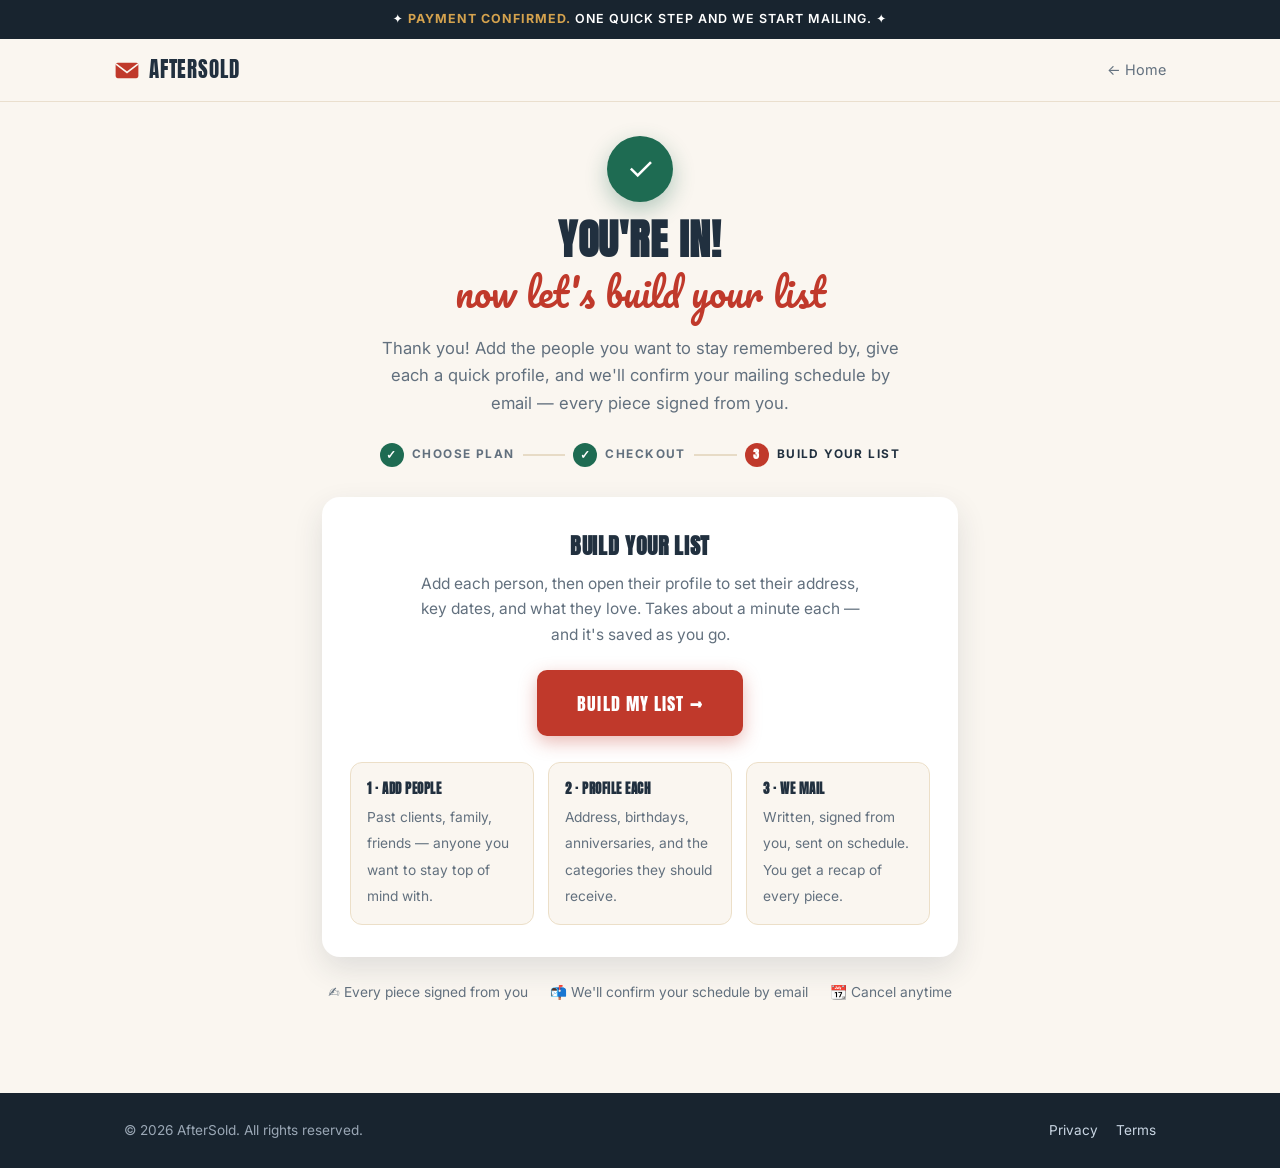
<file: thanks.html>
<!doctype html>
<html lang="en">
<head>
  <meta charset="utf-8">
  <meta name="viewport" content="width=device-width, initial-scale=1">
  <title>You're in! Let's build your list — AfterSold</title>
  <meta name="description" content="Thank you for joining AfterSold. Build your list in a few minutes and we'll start mailing, signed from you.">
  <meta name="robots" content="noindex">
  <link rel="icon" href="data:image/svg+xml,%3Csvg xmlns='http://www.w3.org/2000/svg' viewBox='0 0 64 64'%3E%3Crect x='4' y='14' width='56' height='38' rx='5' fill='%23C0392B'/%3E%3Cpath d='M6 18l26 20 26-20' fill='none' stroke='%23FAF6F0' stroke-width='4' stroke-linecap='round'/%3E%3Ccircle cx='32' cy='40' r='5' fill='%23D4A24E'/%3E%3C/svg%3E">
  <link rel="preconnect" href="https://fonts.googleapis.com">
  <link rel="preconnect" href="https://fonts.gstatic.com" crossorigin>
  <link href="https://fonts.googleapis.com/css2?family=Anton&family=Pacifico&family=Inter:wght@400;500;600;700&display=swap" rel="stylesheet">
  <link rel="stylesheet" href="css/style.css">
  <style>
    .ty-wrap{max-width:680px;margin:0 auto;padding:34px 22px 90px}
    .ty-head{text-align:center;margin-bottom:8px}
    .checkmark{width:66px;height:66px;border-radius:50%;background:#1E6B52;color:#fff;display:grid;place-items:center;margin:0 auto 16px;font-size:2rem;box-shadow:0 8px 22px rgba(30,107,82,.32);animation:pop .5s cubic-bezier(.2,1.6,.4,1)}
    @keyframes pop{0%{transform:scale(0)}60%{transform:scale(1.18)}100%{transform:scale(1)}}
    .ty-sub{text-align:center;color:var(--grey);max-width:520px;margin:8px auto 0;font-size:1.04rem}
    .steps-bar{display:flex;align-items:center;justify-content:center;gap:8px;margin:26px auto 30px;max-width:520px;color:var(--grey);font-size:.74rem;font-weight:700;letter-spacing:.12em;text-transform:uppercase}
    .steps-bar .st{display:flex;align-items:center;gap:8px}
    .steps-bar .dot{width:24px;height:24px;border-radius:50%;display:grid;place-items:center;background:#e7dbc6;color:var(--navy);font-family:'Anton',sans-serif}
    .steps-bar .st.done .dot{background:#1E6B52;color:#fff}
    .steps-bar .st.active .dot{background:var(--red);color:#fff}
    .steps-bar .st.active{color:var(--navy)}
    .steps-bar .bar{flex:1;height:2px;background:#e7dbc6;min-width:22px}
    .launch{background:#fff;border-radius:18px;padding:32px 28px;box-shadow:0 12px 30px rgba(33,48,63,.12);text-align:center}
    .launch h2{font-family:'Anton',sans-serif;text-transform:uppercase;letter-spacing:.03em;color:var(--navy);font-size:1.35rem;margin-bottom:6px}
    .launch p{color:var(--grey);font-size:.97rem;max-width:460px;margin:0 auto 22px}
    .launch .button{font-size:1.15rem;padding:18px 40px}
    .mini{display:grid;grid-template-columns:repeat(3,1fr);gap:14px;margin-top:26px;text-align:left}
    @media(max-width:560px){.mini{grid-template-columns:1fr}}
    .mini .m{background:var(--cream);border:1px solid #ecdfc8;border-radius:12px;padding:15px 16px}
    .mini .m b{font-family:'Anton',sans-serif;text-transform:uppercase;font-size:.8rem;letter-spacing:.04em;color:var(--navy);display:block;margin-bottom:4px}
    .mini .m span{color:var(--grey);font-size:.86rem}
    .ty-trust{display:flex;flex-wrap:wrap;gap:8px 22px;justify-content:center;margin-top:24px;color:var(--grey);font-size:.86rem}
    .back-link{color:var(--grey);text-decoration:none;font-size:.9rem}.back-link:hover{color:var(--red)}
    .resume{display:none;margin-top:14px;font-size:.9rem;color:var(--grey)}
    .resume a{color:var(--red);font-weight:700;text-decoration:none}
  </style>
</head>
<body>
  <div class="announce">✦ <strong>PAYMENT CONFIRMED.</strong> ONE QUICK STEP AND WE START MAILING. ✦</div>
  <header class="site-header">
    <nav class="nav" aria-label="Primary">
      <a class="brand" href="index.html"><span class="brand-mark" aria-hidden="true"><svg viewBox="0 0 64 64" width="26" height="26" aria-hidden="true"><rect x="4" y="14" width="56" height="38" rx="5" fill="currentColor"/><path d="M6 18l26 20 26-20" fill="none" stroke="#FAF6F0" stroke-width="4" stroke-linecap="round"/></svg></span>AfterSold</a>
      <a class="back-link" href="index.html" style="margin-left:auto">← Home</a>
    </nav>
  </header>

  <main class="ty-wrap">
    <div class="ty-head">
      <div class="checkmark" aria-hidden="true">✓</div>
      <h1 class="stacked-head center"><span class="h-caps">You're in!</span><span class="h-script">now let's build your list</span></h1>
      <p class="ty-sub">Thank you! Add the people you want to stay remembered by, give each a quick profile, and we'll confirm your mailing schedule by email — every piece signed from you.</p>
    </div>

    <div class="steps-bar" aria-hidden="true">
      <span class="st done"><span class="dot">✓</span>Choose plan</span>
      <span class="bar"></span>
      <span class="st done"><span class="dot">✓</span>Checkout</span>
      <span class="bar"></span>
      <span class="st active"><span class="dot">3</span>Build your list</span>
    </div>

    <section class="launch">
      <h2>Build your list</h2>
      <p>Add each person, then open their profile to set their address, key dates, and what they love. Takes about a minute each — and it's saved as you go.</p>
      <a class="button button-primary" href="list.html">Build my list →</a>
      <p class="resume" id="resume">You already have <b id="rcount">0</b> on your list — <a href="list.html">pick up where you left off →</a></p>
      <div class="mini">
        <div class="m"><b>1 · Add people</b><span>Past clients, family, friends — anyone you want to stay top of mind with.</span></div>
        <div class="m"><b>2 · Profile each</b><span>Address, birthdays, anniversaries, and the categories they should receive.</span></div>
        <div class="m"><b>3 · We mail</b><span>Written, signed from you, sent on schedule. You get a recap of every piece.</span></div>
      </div>
    </section>

    <div class="ty-trust">
      <span>✍️ Every piece signed from you</span>
      <span>📬 We'll confirm your schedule by email</span>
      <span>📆 Cancel anytime</span>
    </div>
  </main>

  <footer class="site-footer">
    <div class="footer-inner">
      <p>© 2026 AfterSold. All rights reserved.</p>
      <nav aria-label="Legal"><a href="privacy.html">Privacy</a><a href="terms.html">Terms</a></nav>
    </div>
  </footer>

  <script>
  (function(){
    try{
      var n=(JSON.parse(localStorage.getItem('aftersold_list')||'[]')).length;
      if(n>0){ document.getElementById('rcount').textContent=n; document.getElementById('resume').style.display='block'; }
    }catch(e){}
  })();
  </script>
</body>
</html>
</file>
<file: css/style.css>
/* AfterSold — SantaMail-inspired design language
   Bold condensed caps (Anton) + script accent (Pacifico) + Inter body.
   Saturated color blocks, rotated cards, airmail stripes, paper steps. */

:root{
  --red:#C0392B; --red-deep:#A93226;
  --navy:#21303f; --navy-deep:#18242f;
  --cream:#FAF6F0; --paper:#F3EBDD;
  --gold:#D4A24E; --blush:#F2A993;
  --ink:#21303f; --grey:#62707e;
  --stripe-red:#C0392B; --stripe-navy:#21303f;
}
*{margin:0;padding:0;box-sizing:border-box}

body{font-family:'Inter',system-ui,sans-serif;color:var(--ink);background:var(--cream);line-height:1.65}

/* Type system */
.h-caps{font-family:'Anton',sans-serif;text-transform:uppercase;letter-spacing:.02em;line-height:1.08;display:block}
.h-script{font-family:'Pacifico',cursive;font-weight:400;line-height:1.3;display:block;text-transform:none}
.h-caps-sm{font-size:.55em}
.h-caps-sm2{font-family:'Anton',sans-serif;text-transform:uppercase;letter-spacing:.03em;font-size:1.15rem}
.h-red{color:var(--red)} .h-green{color:#1E6B52} .h-gold{color:var(--gold)}
.stacked-head{margin-bottom:18px}
.stacked-head .h-caps{font-size:clamp(1.6rem,3.6vw,2.6rem)}
.stacked-head .h-script{font-size:clamp(1.5rem,3.4vw,2.4rem);margin-top:4px;color:var(--red)}
.stacked-head.center{text-align:center}

.skip-link{position:absolute;left:-9999px;top:0;background:var(--navy);color:#fff;padding:10px 18px;z-index:99}
.skip-link:focus{left:0}

/* Announcement bar */
.announce{background:var(--navy-deep);color:#fff;font-size:.78rem;font-weight:600;letter-spacing:.08em;text-align:center;padding:9px 16px}
.announce strong{color:var(--gold)}

/* Header */
.site-header{position:sticky;top:0;z-index:50;background:#FAF6F0;border-bottom:1px solid #eadfce}
.site-header.menu-open{z-index:200}
.nav{max-width:1100px;margin:0 auto;display:flex;align-items:center;gap:26px;padding:14px 24px}
.brand{font-family:'Anton',sans-serif;font-size:1.3rem;letter-spacing:.04em;text-transform:uppercase;color:var(--ink);text-decoration:none;display:flex;align-items:center;gap:9px}
.brand-mark{color:var(--red);display:flex}
.nav-links{display:flex;gap:22px;margin-left:auto}
.nav-links a{color:var(--ink);text-decoration:none;font-size:.92rem;font-weight:600}
.nav-links a:hover{color:var(--red)}
.nav-toggle{display:none;flex:none;width:42px;height:42px;padding:0;border:0;background:none;cursor:pointer}
.nav-toggle span{display:block;width:22px;height:2px;margin:5px auto;border-radius:2px;background:var(--ink);transition:transform .22s ease,opacity .18s ease}
.nav-toggle[aria-expanded="true"] span:nth-child(1){transform:translateY(7px) rotate(45deg)}
.nav-toggle[aria-expanded="true"] span:nth-child(2){opacity:0}
.nav-toggle[aria-expanded="true"] span:nth-child(3){transform:translateY(-7px) rotate(-45deg)}
@media(max-width:760px){
  .nav{position:relative;gap:12px}
  .nav-cta{margin-left:auto}
  .nav-toggle{display:block}
  .nav-links{display:none;position:absolute;top:100%;left:0;right:0;flex-direction:column;gap:0;margin:0;padding:6px 0 10px;background:#FAF6F0;border-bottom:1px solid #eadfce;box-shadow:0 16px 30px rgba(33,48,63,.14)}
  .nav-links.open{display:flex}
  .nav-links a{padding:12px 24px;font-size:1rem}
}

/* Buttons */
.button{display:inline-block;font-family:'Anton',sans-serif;text-transform:uppercase;letter-spacing:.06em;font-size:1rem;padding:14px 34px;border-radius:10px;text-decoration:none;transition:transform .15s ease, box-shadow .15s ease}
.button:hover{transform:translateY(-2px) scale(1.02)}
.button-primary{background:var(--red);color:#fff;box-shadow:0 6px 18px rgba(192,57,43,.35)}
.button-invert{background:#fff;color:var(--red);box-shadow:0 6px 18px rgba(0,0,0,.22)}
.button-outline{border:2px solid var(--navy);color:var(--navy)}
.button-lg{font-size:1.2rem;padding:18px 46px}
.nav-cta{font-size:.85rem;padding:11px 20px}
@media(max-width:380px){
  .nav{gap:8px;padding:12px 14px}
  .brand{font-size:1.1rem;gap:7px}
  .nav-cta{font-size:.75rem;padding:9px 13px;letter-spacing:.04em}
}

/* Stars */
.star{position:absolute;color:var(--gold);font-size:2.2rem;opacity:.95;pointer-events:none;text-shadow:0 2px 6px rgba(0,0,0,.15)}
.star-1{top:8%;left:6%}.star-2{top:18%;right:8%;font-size:3rem}.star-3{bottom:12%;left:12%}
.star-4{top:10%;left:8%}.star-5{bottom:14%;right:9%;font-size:2.8rem}.star-6{top:14%;right:10%}

/* Hero */
.hero{position:relative;background:var(--red);color:#fff;text-align:center;padding:72px 24px 220px;overflow:hidden}
.hero-inner{max-width:880px;margin:0 auto;position:relative}
.eyebrow{font-weight:700;font-size:.8rem;letter-spacing:.22em;text-transform:uppercase;color:#FFD9C9;margin-bottom:18px}
.hero h1 .h-caps{font-size:clamp(2.4rem,6.5vw,4.6rem)}
.hero h1 .h-script{font-size:clamp(2.2rem,6vw,4.2rem);color:#FFE3B3;margin:6px 0}
.hero h1 .h-caps-sm{font-size:clamp(1.3rem,3.2vw,2.2rem);color:#FFD9C9}
.hero-sub{font-size:1.15rem;max-width:560px;margin:24px auto 30px;color:#fbe9e5}
.hero-note{font-size:.85rem;color:#fbd9d2;margin-top:14px}

/* Mail cards (rotated, SantaMail polaroid feel) */
.mail-card{background:#fff;color:var(--ink);border-radius:12px;padding:22px 24px;width:300px;box-shadow:0 14px 34px rgba(0,0,0,.28);text-align:left;position:absolute}
.mail-script{font-family:'Pacifico',cursive;font-size:1rem;line-height:1.5}
.mail-sign{font-family:'Pacifico',cursive;color:var(--red);margin-top:10px}
.mail-date{font-weight:700;font-size:.72rem;letter-spacing:.16em;text-transform:uppercase;color:var(--gold);margin-bottom:8px}
.mail-stamp{position:absolute;top:14px;right:14px;color:var(--red);border:2px dashed var(--blush);border-radius:6px;padding:4px;display:flex}
.mail-tilt-l{left:-40px;bottom:-150px;transform:rotate(-7deg)}
.mail-tilt-r{right:-40px;bottom:-170px;transform:rotate(5deg)}
@media(max-width:900px){.mail-tilt-l{display:none}.mail-tilt-r{position:relative;right:auto;bottom:auto;margin:40px auto -140px;transform:rotate(3deg)}}

/* Overlap banner (green-block equivalent → navy) */
.banner-wrap{padding:0 24px;margin-top:-90px;position:relative;z-index:5}
.banner{max-width:980px;margin:0 auto;background:var(--navy);color:#fff;border-radius:22px;text-align:center;padding:44px 34px;box-shadow:0 18px 40px rgba(24,36,47,.3)}
.banner .h-caps{font-size:clamp(1.4rem,3.4vw,2.3rem)}
.banner .h-script{font-size:clamp(1.4rem,3.2vw,2.1rem);color:var(--gold);margin-top:6px}

/* Sections */
.section{padding:84px 24px;position:relative}
.section-inner{max-width:1080px;margin:0 auto}
.section-inner.narrow{max-width:760px}
.lead{color:var(--grey);max-width:680px;font-size:1.05rem}

/* Quote cards */
.quotes{background:var(--cream)}
.quote-cards{display:flex;flex-wrap:wrap;gap:26px;justify-content:center;margin-top:46px}
.qcard{border-radius:16px;padding:30px 28px;max-width:330px;box-shadow:0 12px 28px rgba(33,48,63,.18)}
.qcard p{font-family:'Anton',sans-serif;text-transform:uppercase;letter-spacing:.03em;font-size:1.05rem;line-height:1.45}
.qcard-navy{background:var(--navy);color:#fff}
.qcard-blush{background:var(--blush);color:var(--navy)}
.qcard-red{background:var(--red);color:#fff}
.tilt-l{transform:rotate(-3deg)} .tilt-r{transform:rotate(2.5deg)} .tilt-l2{transform:rotate(-1.5deg)}

/* Airmail panel */
.airmail-wrap{background:var(--cream);padding-top:20px}
.airmail{max-width:1040px;margin:0 auto;border-radius:18px;padding:14px;background:repeating-linear-gradient(45deg,var(--stripe-red) 0 18px,#fff 18px 30px,var(--stripe-navy) 30px 48px,#fff 48px 60px);box-shadow:0 16px 38px rgba(33,48,63,.12)}
.airmail-in{background:#fff;border-radius:8px;padding:44px 40px;display:grid;grid-template-columns:1fr 1.1fr;gap:48px;align-items:center}
.airmail-media{position:relative;min-height:260px}
.mail-big{position:relative;width:100%;max-width:340px;margin:0 auto;transform:rotate(-3deg)}
.airmail-copy p{color:var(--grey);margin-bottom:16px}
.airmail-copy .button{margin-top:8px}
@media(max-width:860px){.airmail-in{grid-template-columns:1fr;padding:32px 22px}}

/* Steps : torn-paper cards */
.steps-wrap{background:var(--cream)}
.steps{display:grid;grid-template-columns:repeat(auto-fit,minmax(250px,1fr));gap:26px;margin-top:46px}
.paper{background:var(--paper);padding:34px 28px 30px;position:relative;border-radius:14px;border-top:4px dashed #d8c9ae;box-shadow:0 8px 20px rgba(33,48,63,.08)}
.step-tag{font-weight:700;font-size:.75rem;letter-spacing:.2em;text-transform:uppercase;color:var(--red);margin-bottom:10px}
.paper h3{margin-bottom:10px}
.paper p{color:var(--grey);font-size:.95rem}
.paper-wide{margin-top:30px;text-align:center;padding:44px 30px}
.paper-wide .h-caps{font-size:clamp(1.3rem,3vw,2rem);color:var(--navy)}

/* Calendar */
.calendar{background:var(--cream)}
.calendar-grid{display:grid;grid-template-columns:repeat(auto-fit,minmax(230px,1fr));gap:20px;margin-top:46px}
.touchpoint{background:#fff;border-radius:14px;padding:24px;border:1px solid #e7dbc6;box-shadow:0 4px 12px rgba(33,48,63,.06)}
.touchpoint-when{display:inline-block;font-size:.7rem;font-weight:700;letter-spacing:.14em;text-transform:uppercase;color:#fff;background:var(--navy);padding:4px 10px;border-radius:12px;margin-bottom:12px}
.touchpoint h3{font-family:'Anton',sans-serif;text-transform:uppercase;letter-spacing:.03em;font-size:1.02rem;margin-bottom:6px}
.touchpoint p{color:var(--grey);font-size:.9rem}
.touchpoint-signature{background:var(--navy);border-color:var(--navy)}
.touchpoint-signature h3{color:#fff}
.touchpoint-signature p{color:#b8c4cf}

/* ROI */
.roi{background:var(--navy);color:#fff;text-align:center;overflow:hidden}
.roi .stacked-head .h-caps{color:#fff}
.roi-compare{display:flex;align-items:center;justify-content:center;gap:34px;flex-wrap:wrap;margin:40px 0 26px}
.roi-figure{font-family:'Anton',sans-serif;font-size:clamp(2.4rem,6vw,3.8rem);color:var(--gold)}
.roi-figure span{font-size:.6em}
.roi-label{color:#b8c4cf;font-size:.9rem;max-width:230px;margin:6px auto 0}
.roi-vs{font-family:'Pacifico',cursive;font-size:1.6rem;color:var(--blush)}
.roi-line{color:#d7e0ea;max-width:600px;margin:0 auto}

/* Pricing */
.pricing{background:var(--cream)}
.plans{display:grid;grid-template-columns:repeat(auto-fit,minmax(290px,1fr));gap:34px;max-width:840px;margin:50px auto 0}
.plan{background:#fff;border-radius:18px;padding:40px 34px;text-align:center;box-shadow:0 12px 30px rgba(33,48,63,.12);position:relative}
.plan-featured{border:3px solid var(--red)}
.plan-badge{font-family:'Anton',sans-serif;text-transform:uppercase;letter-spacing:.1em;position:absolute;top:-15px;left:50%;transform:translateX(-50%);background:var(--red);color:#fff;font-size:.75rem;padding:6px 18px;border-radius:16px}
.plan-price{font-family:'Anton',sans-serif;font-size:3rem;color:var(--navy);margin:12px 0 20px}
.plan-price span{font-size:.95rem;color:var(--grey);font-family:'Inter',sans-serif}
.plan ul{list-style:none;text-align:left;margin-bottom:26px}
.plan ul li{padding:8px 0;border-bottom:1px solid #f1ece2;font-size:.93rem;color:var(--grey)}
.plan ul li::before{content:"✓  ";color:var(--red);font-weight:700}

/* FAQ */
.faq{background:#fff}
.faq-list{margin-top:38px}
.faq details{background:var(--cream);border-radius:12px;margin-bottom:12px;padding:18px 22px;border:1px solid #ecdfc8}
.faq summary{font-weight:700;cursor:pointer;font-size:1rem}
.faq details p{margin-top:10px;color:var(--grey);font-size:.95rem}

/* Final CTA */
.final-cta{background:var(--red);color:#fff;text-align:center;overflow:hidden}
.final-cta .stacked-head .h-caps{color:#fff;font-size:clamp(1.5rem,3.4vw,2.4rem)}
.final-cta .stacked-head .h-script{color:#FFE3B3}
.final-cta .hero-note{color:#fbd9d2}
.final-cta .button{margin-top:10px}

/* Footer */
.site-footer{background:var(--navy-deep);color:#9aa7b5;font-size:.85rem}
.footer-inner{max-width:1080px;margin:0 auto;padding:26px 24px;display:flex;justify-content:space-between;gap:18px;flex-wrap:wrap}
.site-footer a{color:#c9d6e3;text-decoration:none;margin-left:18px}
.site-footer a:hover{color:#fff}

/* Letter products */
.letters{background:#fff}
.products{display:grid;grid-template-columns:repeat(auto-fit,minmax(270px,1fr));gap:28px;margin-top:46px}
.product{background:var(--cream);border:1px solid #ecdfc8;border-radius:16px;padding:32px 28px;box-shadow:0 10px 26px rgba(33,48,63,.1)}
.product-featured{background:var(--navy);border-color:var(--navy)}
.product-featured h3,.product-featured p{color:#fff}
.product-featured p{color:#c9d6e3}
.product-featured .product-tag{color:var(--gold)}
.product-tag{font-family:'Pacifico',cursive;color:var(--red);font-size:1.05rem;margin-bottom:8px}
.product h3{margin-bottom:10px}
.product p{color:var(--grey);font-size:.95rem}
.products-note{text-align:center;color:var(--grey);font-size:.92rem;margin-top:30px;font-style:italic}

/* Dealer band */
.dealer-band{background:var(--navy-deep);color:#fff;text-align:center}
.dealer-band .stacked-head .h-caps{color:#fff;font-size:clamp(1.4rem,3.2vw,2.2rem)}
.dealer-band .stacked-head .h-script{color:var(--gold)}
.dealer-line{color:#b8c4cf;max-width:640px;margin:0 auto 28px}

/* Pricing extras */
.plans-3{max-width:1080px;grid-template-columns:repeat(auto-fit,minmax(270px,1fr))}
.gift-strip{max-width:840px;margin:38px auto 0;background:#fff;border:2px dashed var(--gold);border-radius:14px;padding:22px 28px;text-align:center}
.gift-strip p{color:var(--grey);font-size:.95rem}
.gift-strip strong{color:var(--navy)}

/* Animations disabled for performance */
.reveal{opacity:1}
/* Family & Friends */
.family{background:#fff}
.center-lead{margin:0 auto;text-align:center}
.chips{display:flex;flex-wrap:wrap;gap:10px;justify-content:center;margin:28px 0 6px}
.chips span{background:var(--cream);border:1px solid #e7dbc6;padding:9px 16px;border-radius:20px;font-size:.88rem}
.plans-4{max-width:1180px;grid-template-columns:repeat(auto-fit,minmax(235px,1fr))}
.plan-year{max-width:760px;margin:36px auto 0;border:3px solid var(--gold)}
.plan-aud{font-size:.7rem;font-weight:700;letter-spacing:.16em;text-transform:uppercase;color:#b58a3c;margin-bottom:6px}
.plan-aud-biz{color:var(--navy)}
.plan-year .plan-badge{background:var(--gold);color:var(--navy)}
@media (prefers-reduced-motion: reduce){
  html{scroll-behavior:auto}
  .button:hover{transform:none}
}
</file>
